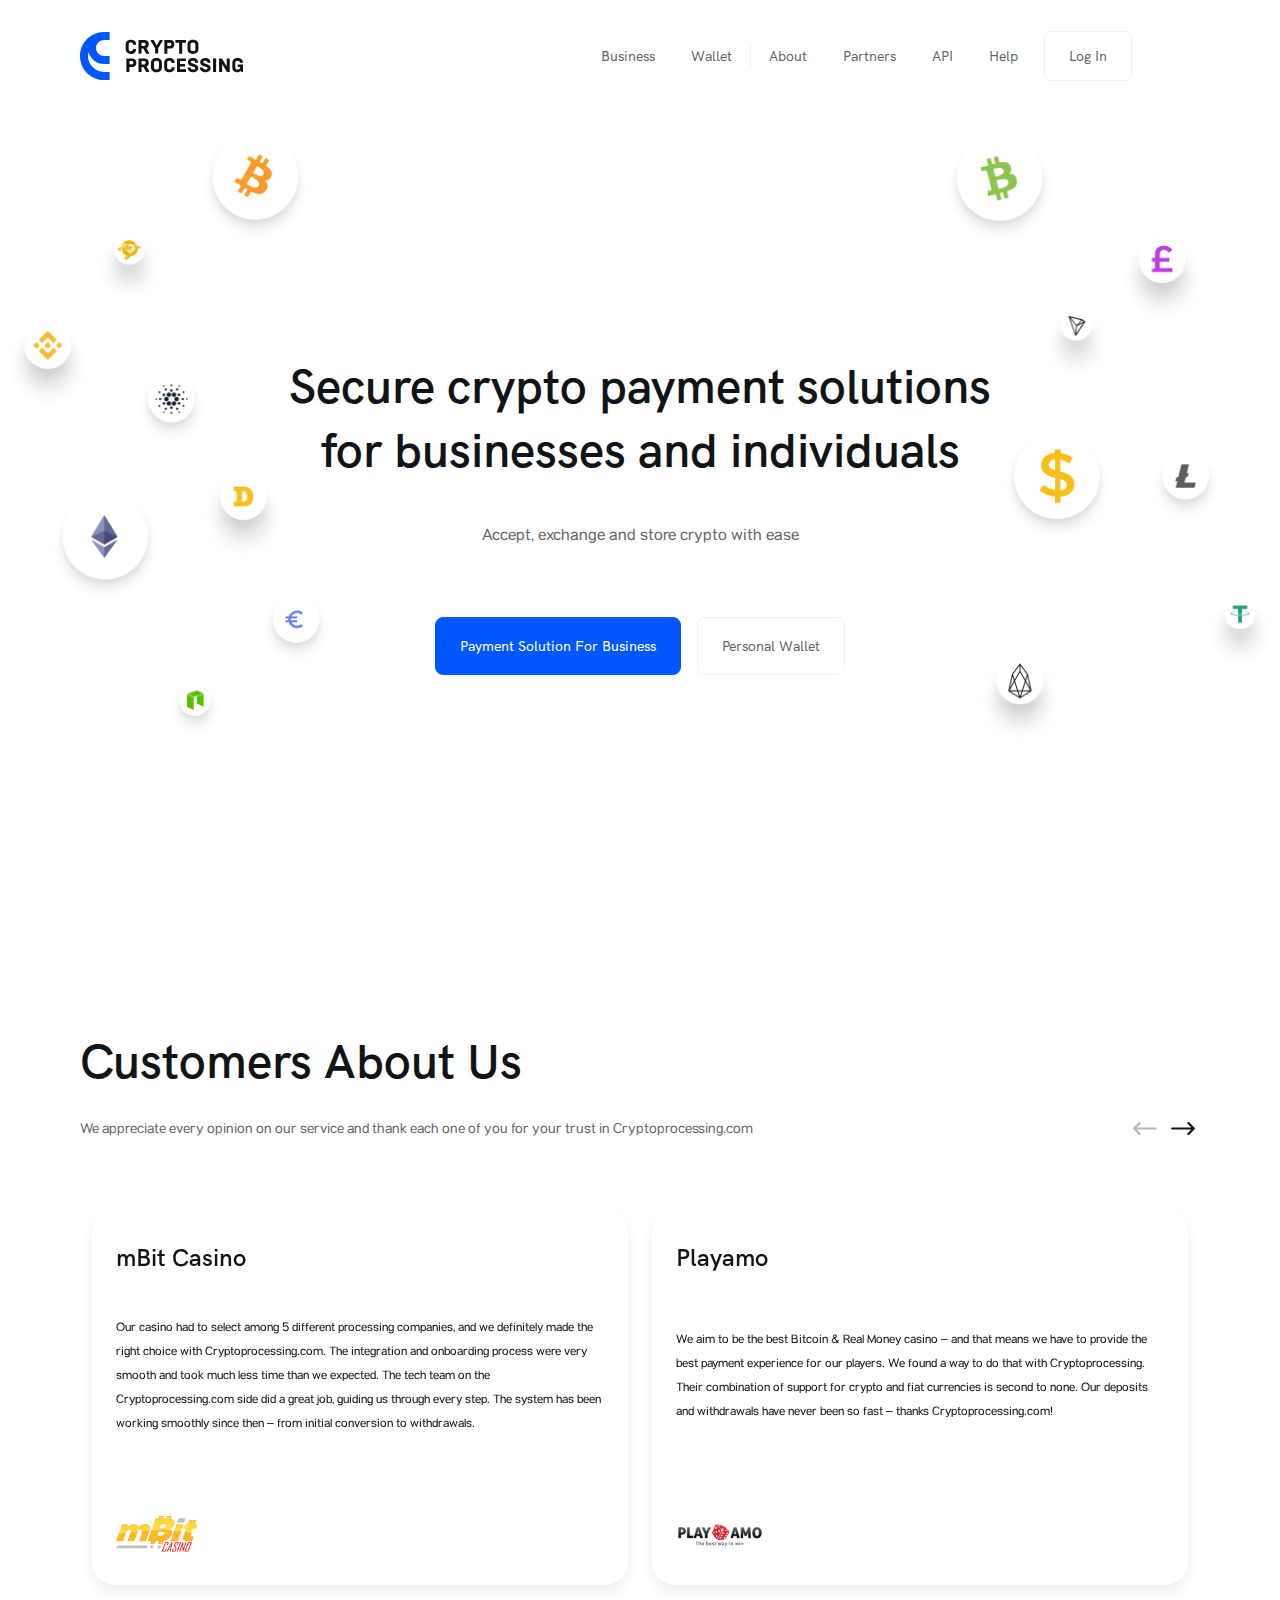
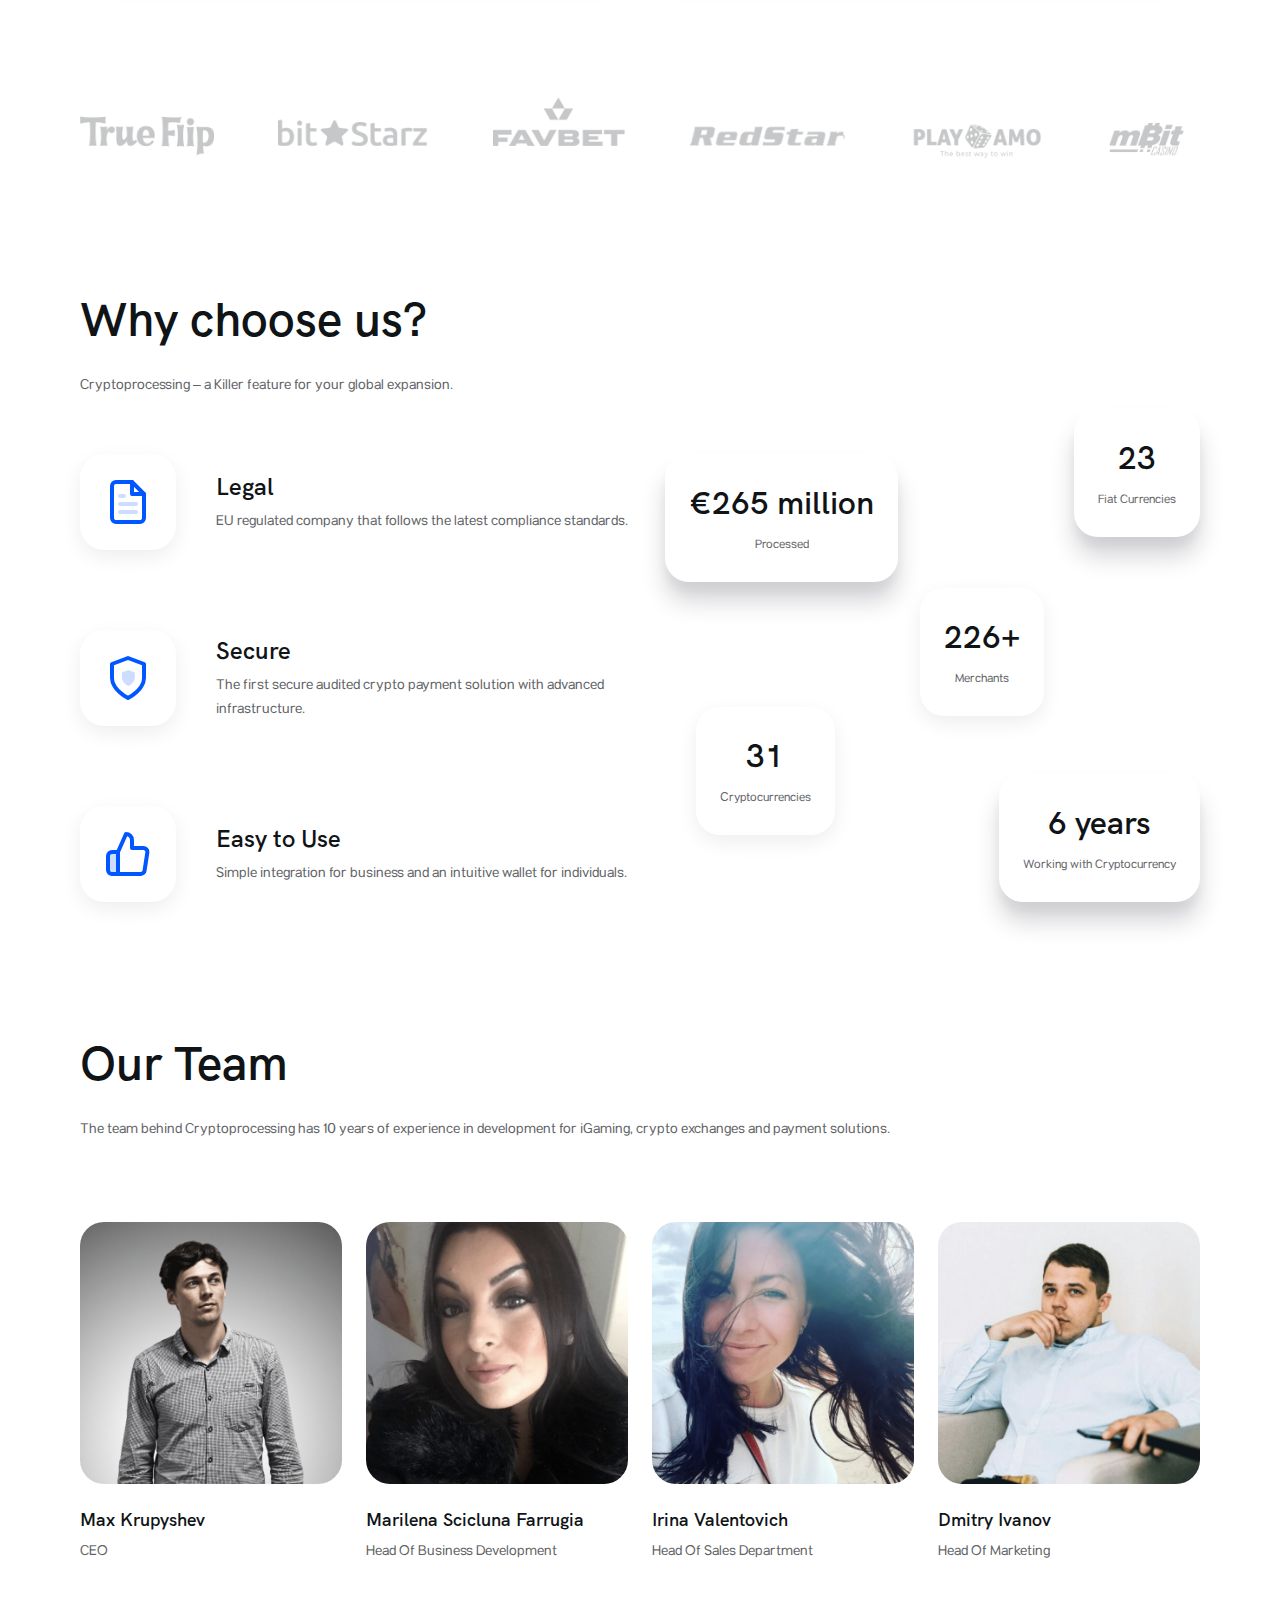
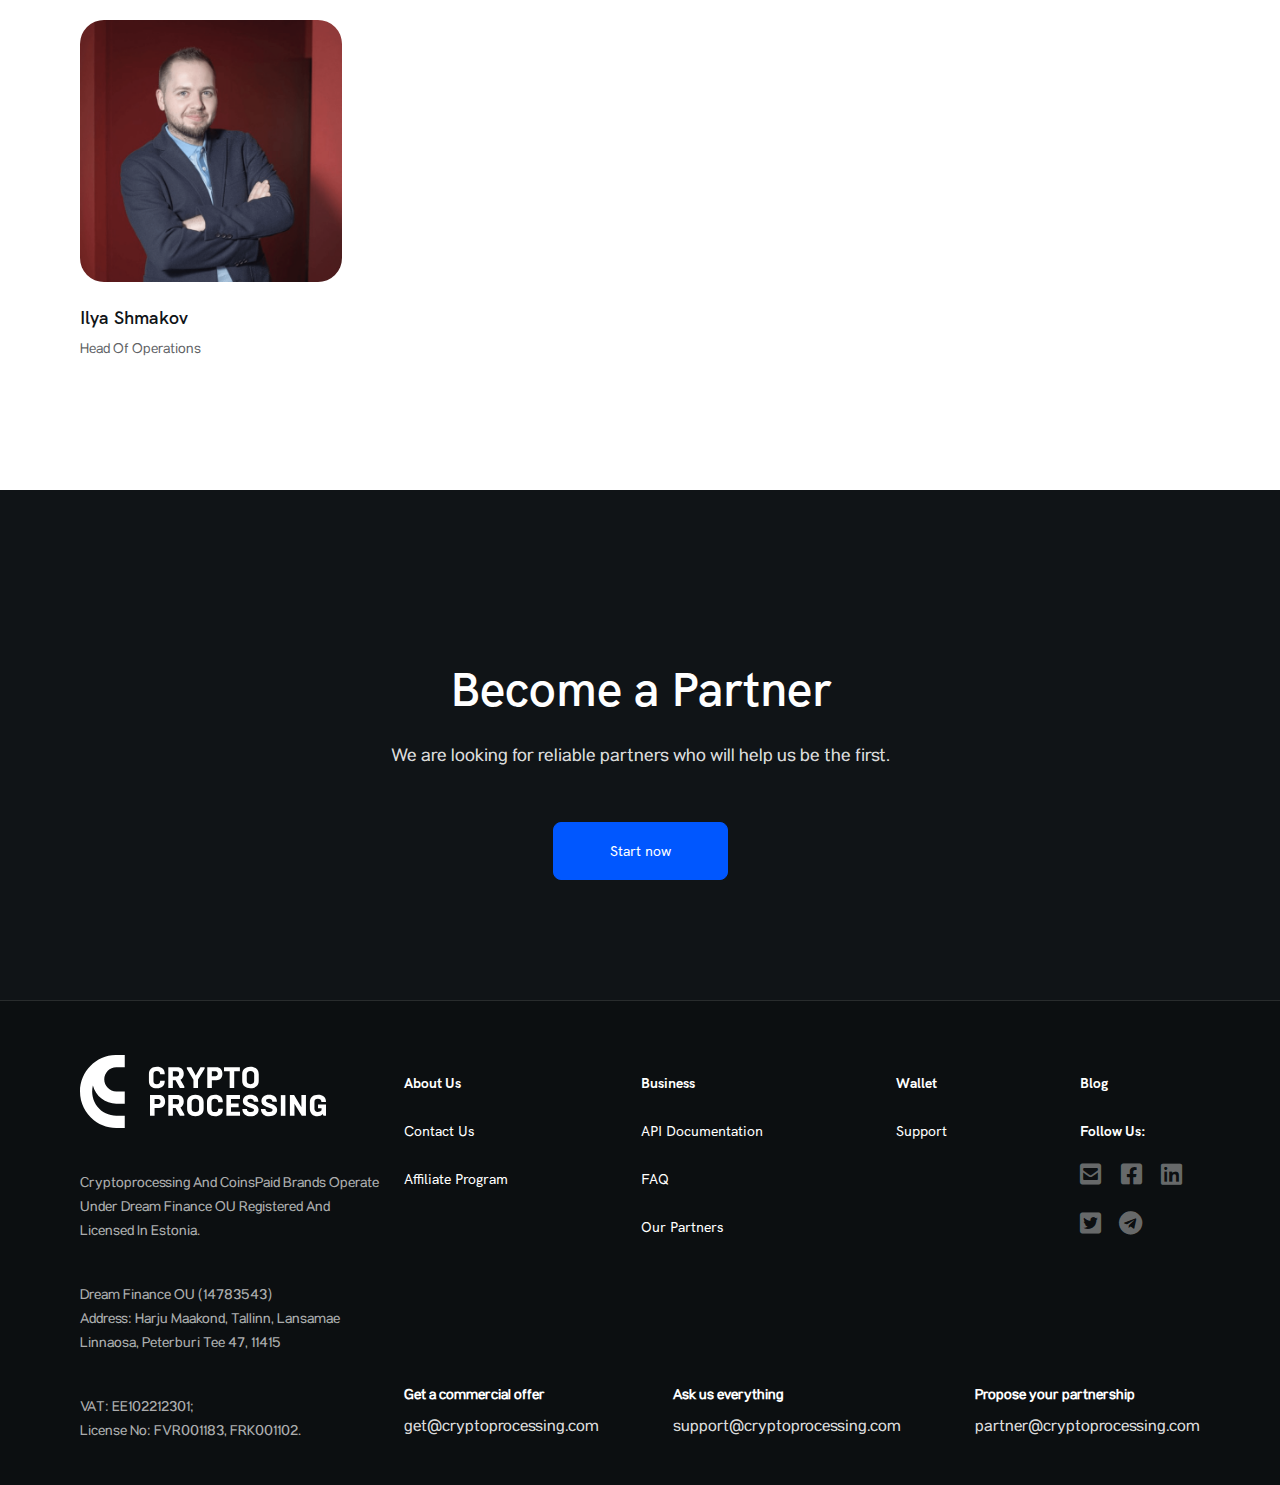
<file: index.html>
<!DOCTYPE html>
<html lang="en">
<head>
    <meta charset="UTF-8">
    <title>Accept Bitcoin Payments. Pay & Send Cryptocurrency Online | CryptoProcessing</title>
    <link rel="shortcut icon" href="favicon.png" type="image/png">
    <meta name="description"  content="Crypto Processing ⭐Accept Bitcoin Payments⭐ on Your Website. Pay, Store & Send Any Cryptocurrency Online: Bitcoin, Etherium, Litecoin." />
    <!-- Google Tag Manager -->
    <script>(function(w,d,s,l,i){w[l]=w[l]||[];w[l].push({'gtm.start':
    new Date().getTime(),event:'gtm.js'});var f=d.getElementsByTagName(s)[0],
    j=d.createElement(s),dl=l!='dataLayer'?'&l='+l:'';j.async=true;j.src=
    'https://www.googletagmanager.com/gtm.js?id='+i+dl;f.parentNode.insertBefore(j,f);
    })(window,document,'script','dataLayer','GTM-P7NHRDK');</script>
    <!-- End Google Tag Manager -->
    <meta property="og:url"                content="https://stikler51.github.io/crypto/" />
    <meta property="og:type"               content="article" />
    <meta property="og:title"              content="OG Accept Bitcoin Payments. Pay & Send Cryptocurrency Online | CryptoProcessing" />
    <meta property="og:description"        content="OG Crypto Processing ⭐Accept Bitcoin Payments⭐ on Your Website. Pay, Store & Send Any Cryptocurrency Online: Bitcoin, Etherium, Litecoin." />
    <meta property="og:image"              content="images/cryptoprocessing.png" />
    <link rel="image_src" href='images/cryptoprocessing.png' />
    <meta name="viewport" content="width=device-width, initial-scale=1.0, maximum-scale=1.0, user-scalable=no">
    <link rel="stylesheet" href="styles/main.css">
    <link rel="stylesheet" href="js/slick/slick.css">
    <link rel="stylesheet" type="text/css" href="js/slick/slick-theme.css"/>
    <link href="styles/animate.css" rel="stylesheet">
    <link href="styles/fontawesome/css/all.css" rel="stylesheet">
</head>
<body>
  <!-- Google Tag Manager (noscript) -->
<noscript><iframe src="https://www.googletagmanager.com/ns.html?id=GTM-P7NHRDK"
height="0" width="0" style="display:none;visibility:hidden"></iframe></noscript>
<!-- End Google Tag Manager (noscript) -->

<header class="header">
    <div class="container">
            <div class="logo">
                <a rel="canonical" href="index.html">
                    <img class="logo-desctop" src="images/logo.svg">
                    <img class="logo-mobile" src="images/logo-mobile.svg">
                </a>
            </div>

        <div class="main-menu-and-buttons">
            <div class="main-menu">
                <ul>
                    <li><a rel="canonical" href="crypto-payment-processing.html">Business</a></li>
                    <li><a rel="canonical" href="wallet.html">Wallet</a></li>
                    <li><a rel="canonical" href="about-us.html">About</a></li>
                    <li><a rel="canonical" href="partners.html">Partners</a></li>
                    <li><a rel="nofollow" href="https://docs.coinspaid.com/docs/api-documentation">API</a></li>
                    <li><a rel="nofollow" href="https://docs.coinspaid.com/docs/faq">Help</a></li>
                </ul>
            </div>

            <div class="buttons">
                <div class="white-btn">
                    <a rel="nofollow" href="https://app.coinspaid.com/login">Log In</a>
                </div>
<!--                <div class="blue-btn">-->
<!--                    <a href="/">Get Started</a>-->
<!--                </div>-->

<!--                <div class="lang">-->
<!--                    <a class="active-lang" href="/">EN</a>-->
<!--                    <a href="/">DE</a>-->
<!--                    <a href="/">ES</a>-->
<!--                </div>-->

                <div class="mobile-menu-btn">
                    <i class="fas fa-bars"></i>
                </div>
            </div>
        </div>

    </div>

</header>

<main>
    <div class="screen intro screen-height">
        <div class="container" data-parallax="scroll" data-image-src="images/intro.png">
            <div class="content animated fadeInUp">
                <h1 class="main-title">
                    Secure crypto payment solutions
                    for businesses and individuals
                </h1>

                <p class="regular-text">
                    Accept, exchange and store crypto with ease
                </p>

                <div class="buttons">
                    <div id="intro-payment-solution" class="blue-btn">
                        <a href="crypto-payment-processing.html">Payment Solution For Business</a>
                    </div>

                    <div id="intro-personal-wallet" class="white-btn">
                        <a href="wallet.html">Personal Wallet</a>
                    </div>
                </div>
            </div>

<!--            <img class="ic ic-1 w2" src="images/ic-1.svg">-->
<!--            <img class="ic ic-2 up w1" src="images/ic-2.svg">-->
<!--            <img class="ic ic-3 up w2" src="images/ic-3.svg">-->
<!--            <img class="ic ic-4 w3" src="images/ic-4.svg">-->
<!--            <img class="ic ic-5 up w3" src="images/ic-5.svg">-->
<!--            <img class="ic ic-6 w1" src="images/ic-6.svg">-->
<!--            <img class="ic ic-7 w2" src="images/ic-7.svg">-->
<!--            <img class="ic ic-8 w2" src="images/ic-8.svg">-->
<!--            <img class="ic ic-9 w3" src="images/ic-9.svg">-->
<!--            <img class="ic ic-10 up w2" src="images/ic-10.svg">-->
<!--            <img class="ic ic-11 up w1" src="images/ic-11.svg">-->
<!--            <img class="ic ic-12 w1" src="images/ic-12.svg">-->
<!--            <img class="ic ic-13 w2" src="images/ic-13.svg">-->
<!--            <img class="ic ic-14 up w3" src="images/ic-14.svg">-->
<!--            <img class="ic ic-15 up w1" src="images/ic-15.svg">-->

        </div>
    </div>

    <div class="screen customers-about-us">
        <div class="container">
            <h2 class="screen-title">Customers About Us</h2>
            <div class="line-under-slider">
                <p class="regular-text">We appreciate every opinion on our service and thank each one of you for your trust in Cryptoprocessing.com</p>

                <div class="custom-slider-arrows">
                    <button class="custom-prev-arrow customers-slider-arrow"></button>
                    <button class="custom-next-arrow customers-slider-arrow"></button>
                </div>
            </div>

            <div class="slider customers-slider">
                <div class="customer-card">
                    <div class="card-header">
<!--                        <img class="customer-photo" src="images/custmer-logo-1.svg">-->
                        <div class="customer-info">
                            <h4 class="customer-name">mBit Casino</h4>
<!--                            <p class="customer-job-title">Head of Affiliation & Acquisition at BitStarz Casino</p>-->
                        </div>
                    </div>
                    <div class="card-body">
                        <p class="regular-text">Our casino had to select among 5 different processing companies, and we definitely made the right choice with Cryptoprocessing.com. The integration and onboarding process were very smooth and took much less time than we expected. The tech team on the Cryptoprocessing.com side did a great job, guiding us through every step. The system has been working smoothly since then – from initial conversion to withdrawals.
                        </p>
                    </div>
                    <div class="card-footer">
                        <img class="customer-logo" src="images/customer-1.png">
                    </div>
                </div>

                <div class="customer-card">
                    <div class="card-header">
<!--                        <img class="customer-photo" src="images/customer-1.png">-->
                        <div class="customer-info">
                            <h4 class="customer-name">Playamo</h4>
<!--                            <p class="customer-job-title">Head of Affiliation & Acquisition at BitStarz Casino</p>-->
                        </div>
                    </div>
                    <div class="card-body">
                        <p class="regular-text">We aim to be the best Bitcoin & Real Money casino – and that means we have to provide the best payment experience for our players. We found a way to do that with Cryptoprocessing. Their combination of support for crypto and fiat currencies is second to none. Our deposits and withdrawals have never been so fast – thanks Cryptoprocessing.com!</p>
                    </div>
                    <div class="card-footer">
                        <img class="customer-logo" src="images/customer-2.png">
                    </div>
                </div>
                <div class="customer-card">
                    <div class="card-header">
<!--                        <img class="customer-photo" src="images/customer-1.png">-->
                        <div class="customer-info">
                            <h4 class="customer-name">Redstar Poker</h4>
<!--                            <p class="customer-job-title">Head of Affiliation & Acquisition at BitStarz Casino</p>-->
                        </div>
                    </div>
                    <div class="card-body">
                        <p class="regular-text">Our company runs the oldest poker room in the Russian-speaking space, with very demanding clients, many of whom are high-stakes players. They expect their deposits to be processed within minutes and they don't want to wait for days for a withdrawal. So for us it's the speed of Cryptoprocessing.com that is the most important. We've also always had great communications with them. We hope that our partnership will continue for many years to come.</p>
                    </div>
                    <div class="card-footer">
                        <img class="customer-logo" src="images/customer-3.png">
                    </div>
                </div>

                <div class="customer-card">
                    <div class="card-header">
<!--                        <img class="customer-photo" src="images/customer-1.png">-->
                        <div class="customer-info">
                            <h4 class="customer-name">X-bet.co</h4>
<!--                            <p class="customer-job-title">Head of Affiliation & Acquisition at BitStarz Casino</p>-->
                        </div>
                    </div>
                    <div class="card-body">
                        <p class="regular-text">Since we offer all types of betting & gamblig (sports, eSports, casino, live), we needed a payment solution that could tick all the boxes. Cryptoprocessing.com by CoinsPaid managed to do that. We've never had any problems with them, their support was always available. Their system of cold and hot wallets also proved extremely secure and convenient. Thanks and all the best!</p>
                    </div>
                    <div class="card-footer">
                        <img class="customer-logo" src="images/customer-4.png">
                    </div>
                </div>

                <div class="customer-card">
                    <div class="card-header">
<!--                        <img class="customer-photo" src="images/customer-1.png">-->
                        <div class="customer-info">
                            <h4 class="customer-name">Ultraplay</h4>
<!--                            <p class="customer-job-title">Head of Affiliation & Acquisition at BitStarz Casino</p>-->
                        </div>
                    </div>
                    <div class="card-body">
                        <p class="regular-text">We were voted number 1 eSports supplier of the year for the 2nd time, and in part this success is thanks to Cryptoprocessing.com by CoinsPaid. We were among the first to offer betting on eSports in crypto, and Cryptoprocessing.com gateway was a great choice for that. We already accept 7 different cryptocurrencies, and Cryptoprocessing.com instantly converts them into the currency we need. Crypto betting is the future – we're glad that we realized it and found the guys from Cryptoprocessing.com.</p>
                    </div>
                    <div class="card-footer">
                        <img class="customer-logo" src="images/customer-5.png">
                    </div>
                </div>
                <div class="customer-card">
                    <div class="card-header">
<!--                        <img class="customer-photo" src="images/customer-1.png">-->
                        <div class="customer-info">
                            <h4 class="customer-name">True Flip</h4>
<!--                            <p class="customer-job-title">Head of Affiliation & Acquisition at BitStarz Casino</p>-->
                        </div>
                    </div>
                    <div class="card-body">
                        <p class="regular-text">We spent two years building our own crypto processing system, but the result wasn't what we expected. Some transactions got lost, or we got 0 confirmations, etc. Finally we decided to switch to Cryptoprocessing.com – and we got everything we had hoped for. A smoothly working gateway where payments are never lost, with fast processing times etc. Thanks a lot to the team!</p>
                    </div>
                    <div class="card-footer">
                        <img class="customer-logo" src="images/customer-6.png">
                    </div>
                </div>

                <div class="customer-card">
                    <div class="card-header">
                        <!--                        <img class="customer-photo" src="images/customer-1.png">-->
                        <div class="customer-info">
                            <h4 class="customer-name">N1 Partners</h4>
                            <!--                            <p class="customer-job-title">Head of Affiliation & Acquisition at BitStarz Casino</p>-->
                        </div>
                    </div>
                    <div class="card-body">
                        <p class="regular-text">Everyone at Cryptoprocessing.com by CoinsPaid is focused on evolving our products and services to meet the changing needs of our users. We look forward to working with Cryptoprocessing.com on our ongoing mission of becoming the best and most trusted multi-crypto casino.</p>
                    </div>
                    <div class="card-footer">
                        <img class="customer-logo" src="images/customer-7.png">
                    </div>
                </div>

            </div>

        </div>
    </div>

    <div class="container sponsors-container">
        <div class="sponsors">
            <img src="images/sponsor-1.png">
            <img src="images/sponsor-2.png">
            <img src="images/sponsor-3.png">
            <img src="images/sponsor-4.png">
            <img src="images/sponsor-5.png">
            <img src="images/sponsor-6.png">
        </div>
    </div>

    <div class="screen why-choose-us">
        <div class="container">
            <h2 class="screen-title">
                Why choose us?
            </h2>

            <p class="regular-text">Cryptoprocessing – a Killer feature for your global expansion.</p>

            <div class="content">
                <div class="advantages-list">

                    <div class="advantage">
                        <div class="icon">
                            <img src="images/file-text-icon.svg">
                        </div>
                        <div class="advantage-info">
                            <h3 class="advantage-title">Legal</h3>
                            <p class="regular-text">EU regulated company that follows the latest compliance standards.</p>
                        </div>
                    </div>

                    <div class="advantage">
                        <div class="icon">
                            <img src="images/shield-icon.svg">
                        </div>
                        <div class="advantage-info">
                            <h3 class="advantage-title">Secure</h3>
                            <p class="regular-text">The first secure audited crypto payment solution with advanced infrastructure.</p>
                        </div>
                    </div>

                    <div class="advantage">
                        <div class="icon">
                            <img src="images/like-icon.svg">
                        </div>
                        <div class="advantage-info">
                            <h3 class="advantage-title">Easy to Use</h3>
                            <p class="regular-text">Simple integration for business and an intuitive wallet for individuals.</p>
                        </div>
                    </div>
                </div>

                <div class="advantages-img">
                    <div class="badge">
                        <h3 class="badge-title">€265 million</h3>
                        <p class="regular-text">Processed</p>
                    </div>

                    <div class="badge">
                        <h3 class="badge-title">226+</h3>
                        <p class="regular-text">Merchants</p>
                    </div>

                    <div class="badge">
                        <h3 class="badge-title">31</h3>
                        <p class="regular-text">Сryptocurrencies</p>
                    </div>

                    <div class="badge">
                        <h3 class="badge-title">23</h3>
                        <p class="regular-text">Fiat Currencies</p>
                    </div>

                    <div class="badge">
                        <h3 class="badge-title">6 years</h3>
                        <p class="regular-text">Working with Cryptocurrency</p>
                    </div>
                </div>
            </div>
        </div>
    </div>

    <div class="screen our-team">
        <div class="container">
            <h2 class="screen-title">Our Team</h2>

            <p class="regular-text">The team behind Cryptoprocessing has 10 years of experience in development for iGaming, crypto exchanges and payment solutions.</p>

            <div class="team-cards">
                <div class="team-card">
                    <div class="photo-container">
                        <img class="team-photo" src="images/team-1.png">
                    </div>
                    <h4 class="team-name">Max Krupyshev</h4>
                    <p class="regular-text">CEO</p>
                    <div class="social-btns">
                        <a class="soc-btn" href="mailto:max@cryptoprocessing.com" target="_blank"><i class="fas fa-envelope-square"></i></a>
                        <a class="soc-btn" rel="nofollow" href="https://www.linkedin.com/in/max-krupyshev-3032bb1a/" target="_blank"><i class="fab fa-linkedin"></i></a>
                    </div>
                </div>

                <div class="team-card">
                    <div class="photo-container">
                        <img class="team-photo" src="images/team-2.png">
                    </div>
                    <h4 class="team-name">Marilena Scicluna Farrugia</h4>
                    <p class="regular-text">Head Of Business Development</p>
                    <div class="social-btns">
                        <a class="soc-btn" href="mailto:marilena@cryptoprocessing.com" target="_blank"><i class="fas fa-envelope-square"></i></a>
                        <a class="soc-btn" rel="nofollow" href="https://www.linkedin.com/in/marilena-scicluna-farrugia-1179a351/" target="_blank"><i class="fab fa-linkedin"></i></a>
                    </div>
                </div>

                <div class="team-card">
                    <div class="photo-container">
                        <img class="team-photo" src="images/team-3.png">
                    </div>
                    <h4 class="team-name">Irina Valentovich</h4>
                    <p class="regular-text">Head Of Sales Department</p>
                    <div class="social-btns">
                        <a class="soc-btn" href="mailto:irina@cryptoprocessing.com" target="_blank"><i class="fas fa-envelope-square"></i></a>
                        <a class="soc-btn" rel="nofollow" href="https://www.linkedin.com/in/irina-valentovich-75596b55/" target="_blank"><i class="fab fa-linkedin"></i></a>
                    </div>
                </div>

                <div class="team-card">
                    <div class="photo-container">
                        <img class="team-photo" src="images/team-4.png">
                    </div>
                    <h4 class="team-name">Dmitry Ivanov</h4>
                    <p class="regular-text">Head of Marketing</p>
                    <div class="social-btns">
                        <a class="soc-btn" href="mailto:dima@cryptoprocessing.com" target="_blank"><i class="fas fa-envelope-square"></i></a>
                        <a class="soc-btn" rel="nofollow" href="https://www.linkedin.com/in/dmitrycoinspaid/" target="_blank"><i class="fab fa-linkedin"></i></a>
                    </div>
                </div>

                <div class="team-card">
                    <div class="photo-container">
                        <img class="team-photo" src="images/team-5.png">
                    </div>
                    <h4 class="team-name">Ilya Shmakov</h4>
                    <p class="regular-text">Head of operations</p>
                    <div class="social-btns">
                        <a class="soc-btn" href="mailto:ilya@cryptoprocessing.com" target="_blank"><i class="fas fa-envelope-square"></i></a>
                    </div>
                </div>

            </div>
        </div>
    </div>

    <div class="become-partner dark">
        <div class="container">
            <h2 class="block-title">
                Become a Partner
            </h2>

            <p class="regular-text">
                We are looking for reliable partners who will help us be the first.
            </p>

            <div id="become-partner-start-now" class="blue-btn">
                <a href="affiliate-program.html">Start now</a>
            </div>
        </div>
    </div>
</main>

<footer class="footer dark">
    <div class="container">
        <div class="about-company">
            <img class="logo" src="images/logo-white.svg">
            <p class="regular-text">Cryptoprocessing and CoinsPaid brands operate under Dream Finance OU registered and licensed in Estonia.</p>
            <p class="regular-text">Dream Finance OU (14783543)<br />Address: Harju Maakond, Tallinn, Lansamae linnaosa, Peterburi tee 47, 11415</p>
            <p class="regular-text">VAT: EE102212301;<br/>License No: FVR001183, FRK001102.</p>
<!--            <div class="app-buttons">-->
<!--                <div class="white-btn"><a href="/"><i class="fab fa-apple"></i></a></div>-->
<!--                <div class="white-btn"><a href="/"><i class="fab fa-android"></i></a></div>-->
<!--            </div>-->
        </div>

        <div class="menus-and-contacts">
            <div class="menu-region">
                <div class="footer-menu">
                    <ul>
                        <li><a rel="canonical" href="about-us.html">About us</a></li>
                        <li><a rel="canonical" href="about-us.html">Contact us</a></li>
<!--                        <li><a href="/">Career</a></li>-->
                        <li><a rel="canonical" href="affiliate-program.html">Affiliate program</a></li>
                    </ul>
                </div>

                <div class="footer-menu">
                    <ul>
                        <li><a rel="canonical" href="crypto-payment-processing.html">Business</a></li>
                        <li><a rel="nofollow" href="https://docs.coinspaid.com/docs/api-documentation">API documentation</a></li>
                        <li><a rel="nofollow" href="https://docs.coinspaid.com/docs/faq">FAQ</a></li>
                        <li><a rel="nofollow" href="partners.html">Our partners</a></li>
                    </ul>
                </div>

                <div class="footer-menu">
                    <ul>
                        <li><a rel="canonical" href="wallet.html">Wallet</a></li>
                        <li><a href="mailto:support@coinspaid.com">Support</a></li>
<!--                        <li><a href="/">Buy Bitcoin</a></li>-->
<!--                        <li><a href="/">Legal and Privacy</a></li>-->
                    </ul>
                </div>

                <div class="footer-menu">
                    <ul>
<!--                        <li>Press and Media</li>-->
                        <li><a rel="nofollow" href="https://medium.com/@coinspaid">Blog</a></li>
                    </ul>
                    <div class="follow-us-block">
                        <h4 class="follow-us">Follow Us:</h4>

                        <div class="social-btns">
                            <a class="soc-btn" href="mailto:get@cryptoprocessing.com" target="_blank"><i class="fas fa-envelope-square"></i></a>
                            <a rel="nofollow" class="soc-btn" href="https://www.facebook.com/Cryptoprocessingcom/" target="_blank"><i class="fab fa-facebook-square"></i></a>
                            <a rel="nofollow" class="soc-btn" href="https://www.linkedin.com/company/cryptoprocessing-com/" target="_blank"><i class="fab fa-linkedin"></i></a>
                            <a rel="nofollow" class="soc-btn" href="https://twitter.com/processing_com" target="_blank"><i class="fab fa-twitter-square"></i></a>
                            <a rel="nofollow" class="soc-btn" href="https://t.me/CoinsPaid_Official" target="_blank"><i class="fab fa-telegram"></i></a>
                        </div>
                    </div>
                </div>

            </div>

            <div class="contact-mails">
                <div class="contact-mail">
                    <h3 class="description">Get a commercial offer</h3>
                    <a class="mail" href="mailto:get@cryptoprocessing.com">get@cryptoprocessing.com</a>
                </div>

                <div class="contact-mail">
                    <h3 class="description">Ask us everything</h3>
                    <a class="mail" href="mailto:support@cryptoprocessing.com">support@cryptoprocessing.com</a>
                </div>

                <div class="contact-mail">
                    <h3 class="description">Propose your partnership</h3>
                    <a class="mail" href="mailto:partner@cryptoprocessing.com">partner@cryptoprocessing.com</a>
                </div>
            </div>
        </div>
    </div>
</footer>

<script type="text/javascript" src="js/jquery.min.js"></script>
<script type="text/javascript" src="js/slick/slick.min.js"></script>
<script type="text/javascript" src="js/index.js"></script>
</body>
</html>
</file>
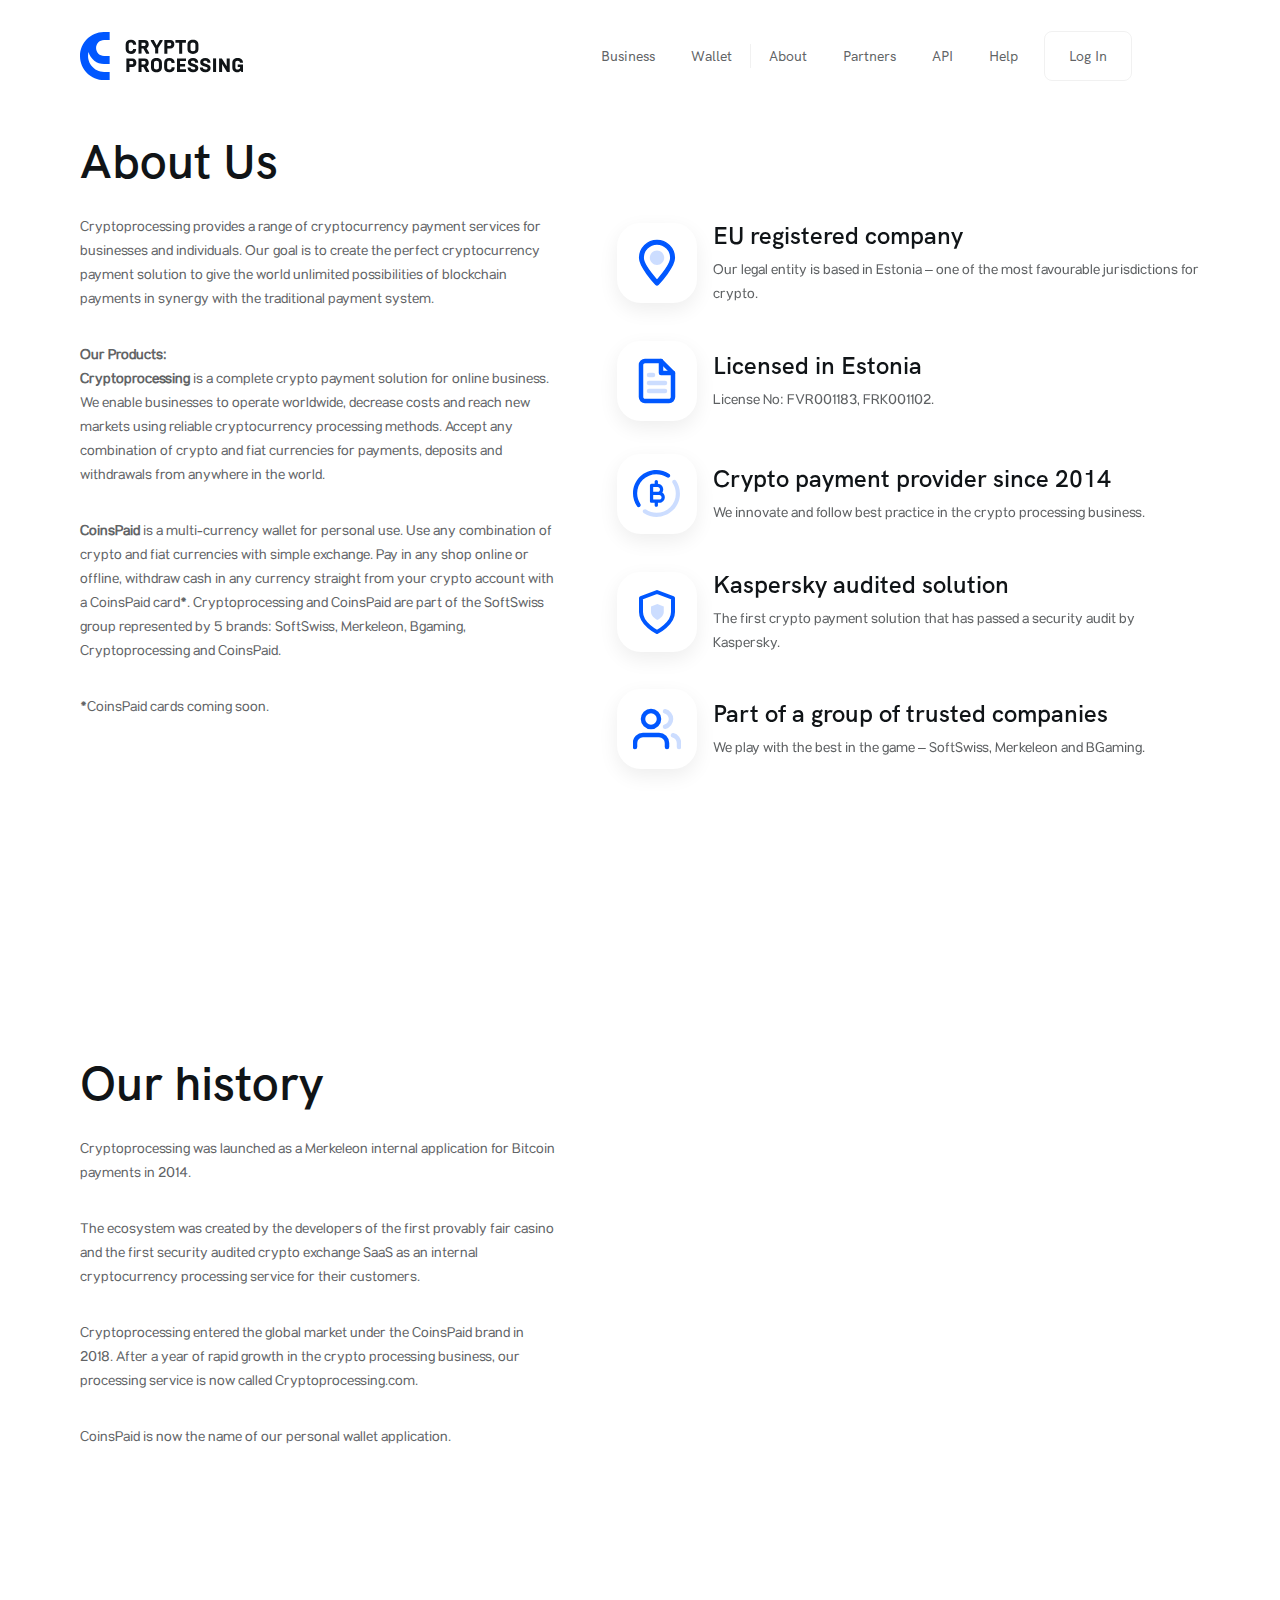
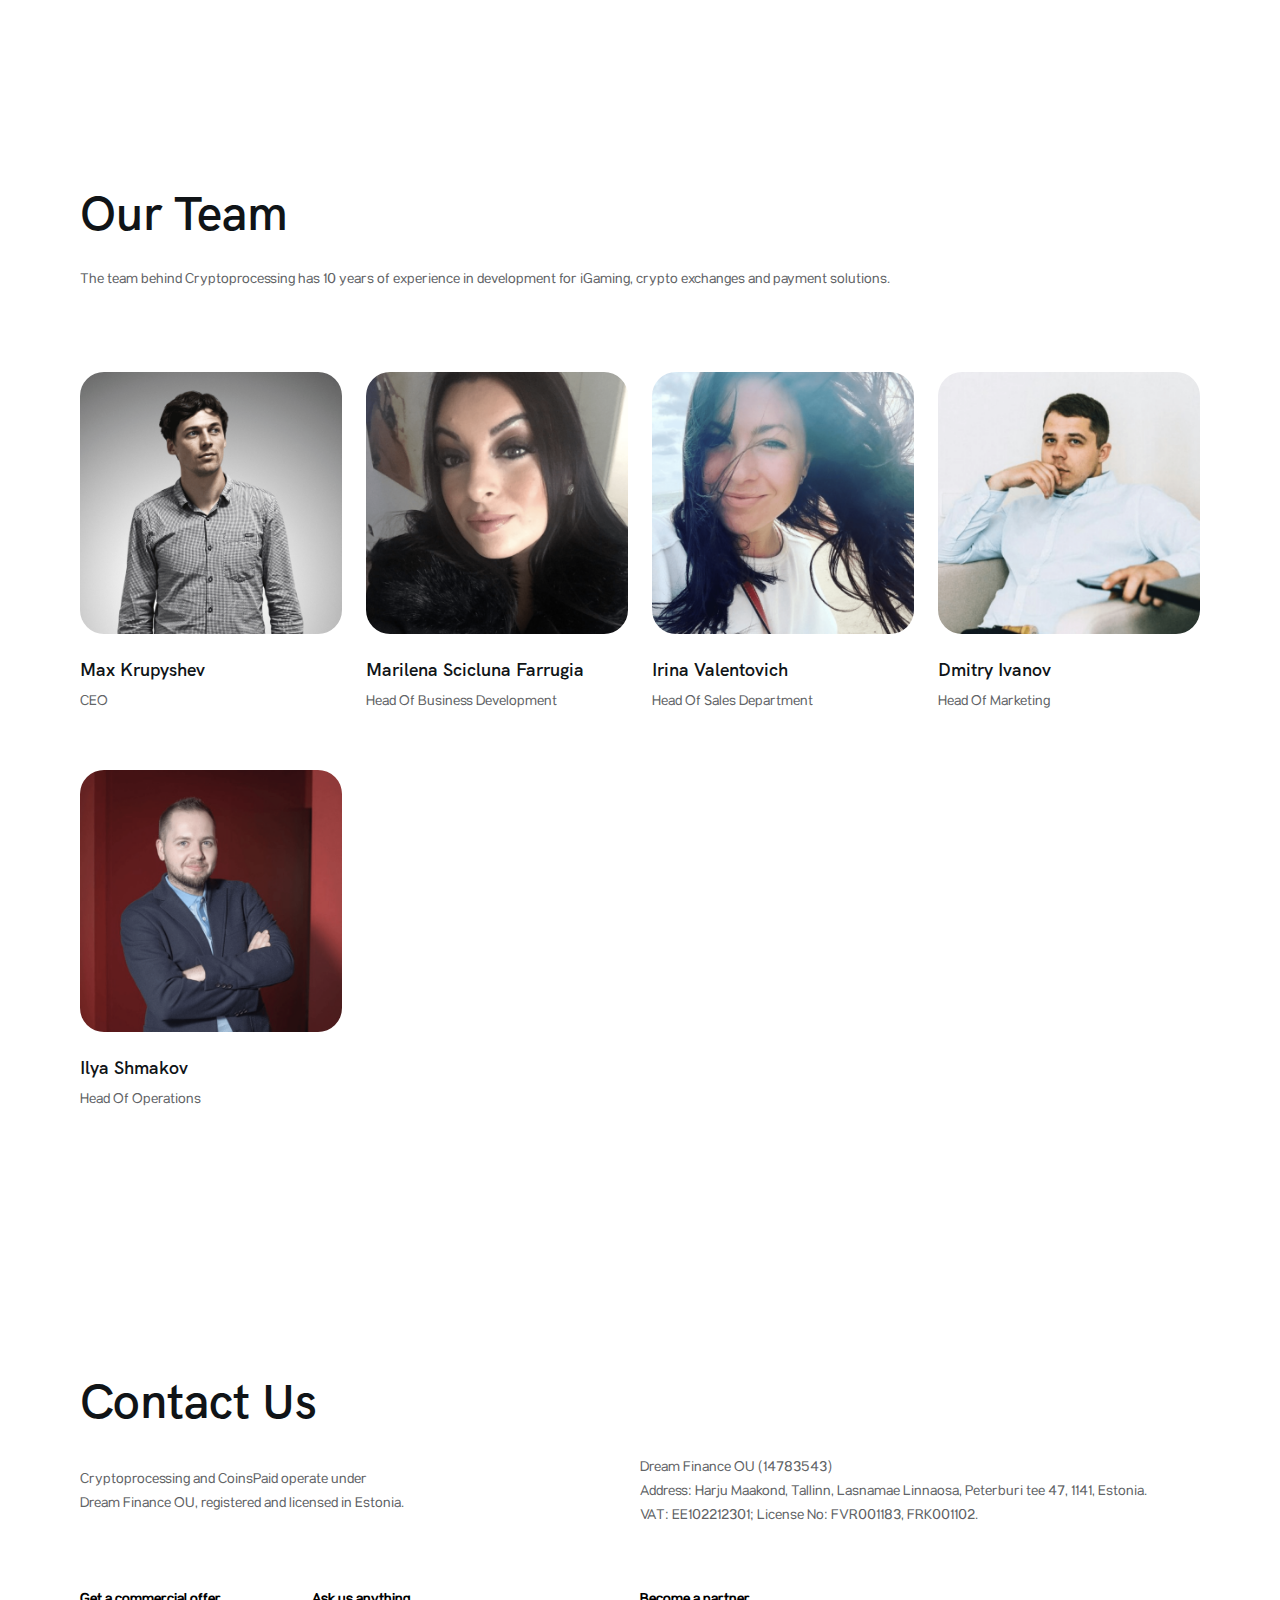
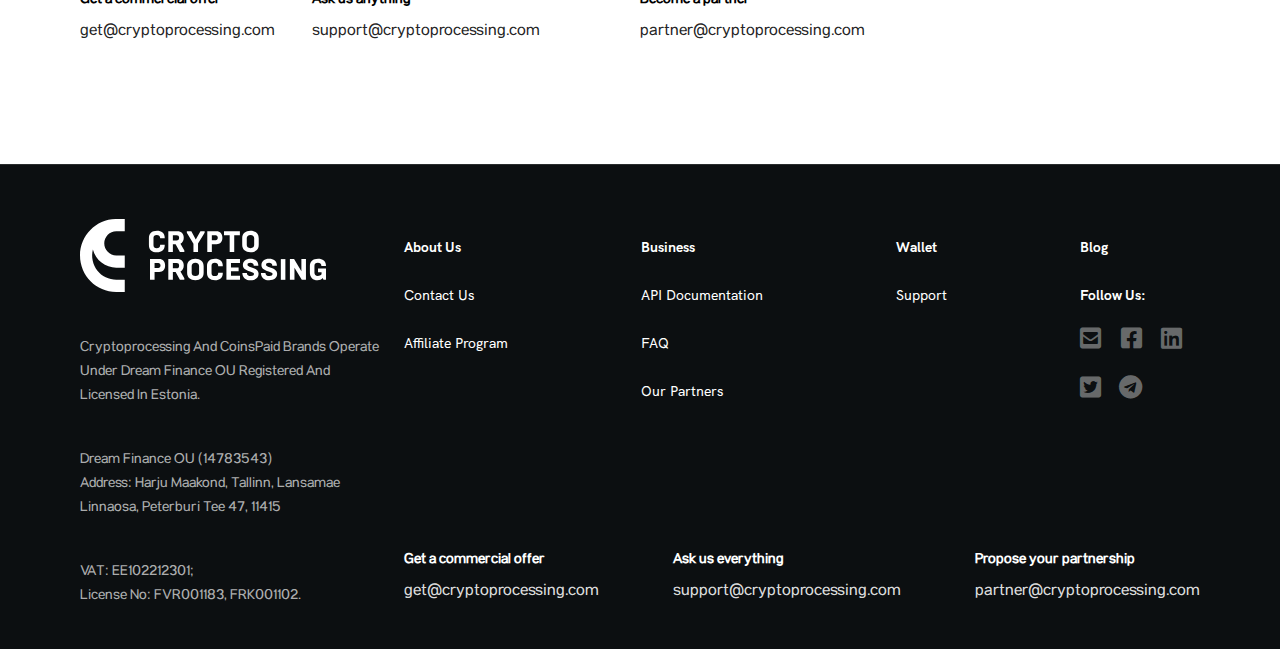
<file: about-us.html>
<!DOCTYPE html>
<html lang="en">
<head>
    <meta charset="UTF-8">
    <title>About Us | CryptoProcessing</title>
    <meta name="description"  content="Find out about CryptoProcessing Company and its mission!" />
    <link rel="shortcut icon" href="favicon.png" type="image/png">
    <!-- Google Tag Manager -->
<script>(function(w,d,s,l,i){w[l]=w[l]||[];w[l].push({'gtm.start':
new Date().getTime(),event:'gtm.js'});var f=d.getElementsByTagName(s)[0],
j=d.createElement(s),dl=l!='dataLayer'?'&l='+l:'';j.async=true;j.src=
'https://www.googletagmanager.com/gtm.js?id='+i+dl;f.parentNode.insertBefore(j,f);
})(window,document,'script','dataLayer','GTM-P7NHRDK');</script>
<!-- End Google Tag Manager -->
    <link rel="image_src" href='images/cryptoprocessing.png' />
    <meta name="viewport" content="width=device-width, initial-scale=1.0, maximum-scale=1.0, user-scalable=no">
    <link rel="stylesheet" href="styles/main.css">
    <link rel="stylesheet" href="js/slick/slick.css">
    <link rel="stylesheet" type="text/css" href="js/slick/slick-theme.css"/>
    <link href="styles/fontawesome/css/all.css" rel="stylesheet">
    <link href="styles/animate.css" rel="stylesheet">
</head>
<body>
  <!-- Google Tag Manager (noscript) -->
<noscript><iframe src="https://www.googletagmanager.com/ns.html?id=GTM-P7NHRDK"
height="0" width="0" style="display:none;visibility:hidden"></iframe></noscript>
<!-- End Google Tag Manager (noscript) -->

<header class="header">
    <div class="container">
        <div class="logo">
            <a rel="canonical" href="index.html">
                <img class="logo-desctop" src="images/logo.svg">
                <img class="logo-mobile" src="images/logo-mobile.svg">
            </a>
        </div>

        <div class="main-menu-and-buttons">
            <div class="main-menu">
                <ul>
                    <li><a rel="canonical" href="crypto-payment-processing.html">Business</a></li>
                    <li><a rel="canonical" href="wallet.html">Wallet</a></li>
                    <li><a rel="canonical" href="about-us.html">About</a></li>
                    <li><a rel="canonical" href="partners.html">Partners</a></li>
                    <li><a rel="nofollow" href="https://docs.coinspaid.com/docs/api-documentation">API</a></li>
                    <li><a rel="nofollow" href="https://docs.coinspaid.com/docs/faq">Help</a></li>
                </ul>
            </div>

            <div class="buttons">
                <div class="white-btn">
                    <a rel="nofollow" href="https://app.coinspaid.com/login">Log In</a>
                </div>
                <!--                <div class="blue-btn">-->
                <!--                    <a href="/">Get Started</a>-->
                <!--                </div>-->

                <!--                <div class="lang">-->
                <!--                    <a class="active-lang" href="/">EN</a>-->
                <!--                    <a href="/">DE</a>-->
                <!--                    <a href="/">ES</a>-->
                <!--                </div>-->

                <div class="mobile-menu-btn">
                    <i class="fas fa-bars"></i>
                </div>
            </div>
        </div>

    </div>

</header>

<main>

    <div class="screen about-us-screen fixed-screen advantages screen-height">
        <div class="container">
            <div class="left-side">

            </div>

            <div class="right-side">
                <div class="advantages-list animated fadeInRight">

                    <div class="advantage">
                        <div class="icon">
                            <img src="images/map-icon.svg">
                        </div>
                        <div class="advantage-info">
                            <h3 class="advantage-title">EU registered company</h3>
                            <p class="regular-text">Our legal entity is based in Estonia – one of the most favourable jurisdictions for crypto.</p>
                        </div>
                    </div>

                    <div class="advantage">
                        <div class="icon">
                            <img src="images/file-text.svg">
                        </div>
                        <div class="advantage-info">
                            <h3 class="advantage-title">Licensed in Estonia</h3>
                            <p class="regular-text">License No: FVR001183, FRK001102.</p>
                        </div>
                    </div>

                    <div class="advantage">
                        <div class="icon">
                            <img src="images/btc-icon.svg">
                        </div>
                        <div class="advantage-info">
                            <h3 class="advantage-title">Crypto payment provider since 2014</h3>
                            <p class="regular-text">We innovate and follow best practice in the crypto processing business.</p>
                        </div>
                    </div>

                    <div class="advantage">
                        <div class="icon">
                            <img src="images/shield-icon.svg">
                        </div>
                        <div class="advantage-info">
                            <h3 class="advantage-title">Kaspersky audited solution</h3>
                            <p class="regular-text">The first crypto payment solution that has passed a security audit by Kaspersky.</p>
                        </div>
                    </div>

                    <div class="advantage">
                        <div class="icon">
                            <img src="images/users-icon.svg">
                        </div>
                        <div class="advantage-info">
                            <h3 class="advantage-title">Part of a group of trusted companies</h3>
                            <p class="regular-text">We play with the best in the game – SoftSwiss, Merkeleon and BGaming.</p>
                        </div>
                    </div>

                </div>
            </div>
        </div>
    </div>

    <div class="screen about-us-screen screen-height">
        <div class="container">
            <div class="left-side">
                <div class="text-container">
                    <h2 class="screen-title">
                        About Us
                    </h2>

                    <p class="regular-text">
                        Cryptoprocessing provides a range of cryptocurrency payment services for businesses and individuals. Our goal is to create the perfect cryptocurrency payment solution to give the world unlimited possibilities of blockchain payments in synergy with the traditional payment system.
                    </p>

                    <p class="regular-text bold">
                        Our Products:
                    </p>

                    <p class="regular-text"><strong>Cryptoprocessing</strong> is a complete crypto payment solution for online business. We enable businesses to operate worldwide, decrease costs and reach new markets using reliable cryptocurrency processing methods. Accept any combination of crypto and fiat currencies for payments, deposits and withdrawals from anywhere in the world.</p>

                    <p class="regular-text"><strong>CoinsPaid</strong> is a multi-currency wallet for personal use. Use any combination of crypto and fiat currencies with simple exchange. Pay in any shop online or offline, withdraw cash in any currency straight from your crypto account with a CoinsPaid card*.
                        Cryptoprocessing and CoinsPaid are part of the SoftSwiss group represented by 5 brands: SoftSwiss, Merkeleon, Bgaming, Cryptoprocessing and CoinsPaid.
                    </p>

                    <p class="regular-text">
                        *CoinsPaid cards coming soon.
                    </p>
                </div>

            </div>

            <div class="right-side">
                <div class="advantages-list">

                    <div class="advantage">
                        <div class="icon">
                            <img src="images/map-icon.svg">
                        </div>
                        <div class="advantage-info">
                            <h3 class="advantage-title">EU registered company</h3>
                            <p class="regular-text">Our legal entity is based in one of the most crypto favorable jurisdiction</p>
                        </div>
                    </div>

                    <div class="advantage">
                        <div class="icon">
                            <img src="images/file-text.svg">
                        </div>
                        <div class="advantage-info">
                            <h3 class="advantage-title">Licensed in Estonia</h3>
                            <p class="regular-text">License No: FVR001183, FRK001102.</p>
                        </div>
                    </div>

                    <div class="advantage">
                        <div class="icon">
                            <img src="images/btc-icon.svg">
                        </div>
                        <div class="advantage-info">
                            <h3 class="advantage-title">Crypto payment provider since 2014</h3>
                            <p class="regular-text">We create and follow the best practice in the crypto processing business</p>
                        </div>
                    </div>

                    <div class="advantage">
                        <div class="icon">
                            <img src="images/shield-icon.svg">
                        </div>
                        <div class="advantage-info">
                            <h3 class="advantage-title">Kaspersky audited solution</h3>
                            <p class="regular-text">The 1st crypto payment solution that has passed security audit by Kaspersky</p>
                        </div>
                    </div>

                    <div class="advantage">
                        <div class="icon">
                            <img src="images/users-icon.svg">
                        </div>
                        <div class="advantage-info">
                            <h3 class="advantage-title">Partnered company of trust companies</h3>
                            <p class="regular-text">We play with the best in the game – SoftSwiss, Merkeleon and BGaming.</p>
                        </div>
                    </div>

                </div>
            </div>
        </div>
    </div>

    <div class="screen about-us-screen screen-height">
        <div class="container">
            <div class="left-side">
                <div class="text-container">
                    <h2 class="screen-title">
                        Our history
                    </h2>

                    <p class="regular-text">
                        Cryptoprocessing was launched as a Merkeleon internal application for Bitcoin payments in 2014.
                    </p>

                    <p class="regular-text">
                        The ecosystem was created by the developers of the first provably fair casino and the first security audited crypto exchange SaaS as an internal cryptocurrency processing service for their customers.
                    </p>

                    <p class="regular-text">
                        Cryptoprocessing entered the global market under the CoinsPaid brand in 2018. After a year of rapid growth in the crypto processing business, our processing service is now called Cryptoprocessing.com.
                    </p>

                    <p class="regular-text">
                        CoinsPaid is now the name of our personal wallet application.
                    </p>
                </div>

            </div>

            <div class="right-side">

            </div>
        </div>
    </div>

    <div class="screen our-team">
        <div class="container">
            <h2 class="screen-title">Our Team</h2>

            <p class="regular-text">The team behind Cryptoprocessing has 10 years of experience in development for iGaming, crypto exchanges and payment solutions.</p>

            <div class="team-cards">
                <div class="team-card">
                    <div class="photo-container">
                        <img class="team-photo" src="images/team-1.png">
                    </div>
                    <h4 class="team-name">Max Krupyshev</h4>
                    <p class="regular-text">CEO</p>
                    <div class="social-btns">
                        <a class="soc-btn" href="mailto:max@cryptoprocessing.com" target="_blank"><i class="fas fa-envelope-square"></i></a>
                        <a class="soc-btn" rel="nofollow" href="https://www.linkedin.com/in/max-krupyshev-3032bb1a/" target="_blank"><i class="fab fa-linkedin"></i></a>
                    </div>
                </div>

                <div class="team-card">
                    <div class="photo-container">
                        <img class="team-photo" src="images/team-2.png">
                    </div>
                    <h4 class="team-name">Marilena Scicluna Farrugia</h4>
                    <p class="regular-text">Head Of Business Development</p>
                    <div class="social-btns">
                        <a class="soc-btn" href="mailto:marilena@cryptoprocessing.com" target="_blank"><i class="fas fa-envelope-square"></i></a>
                        <a class="soc-btn" rel="nofollow" href="https://www.linkedin.com/in/marilena-scicluna-farrugia-1179a351/" target="_blank"><i class="fab fa-linkedin"></i></a>
                    </div>
                </div>

                <div class="team-card">
                    <div class="photo-container">
                        <img class="team-photo" src="images/team-3.png">
                    </div>
                    <h4 class="team-name">Irina Valentovich</h4>
                    <p class="regular-text">Head Of Sales Department</p>
                    <div class="social-btns">
                        <a class="soc-btn" href="mailto:irina@cryptoprocessing.com" target="_blank"><i class="fas fa-envelope-square"></i></a>
                        <a class="soc-btn" rel="nofollow" href="https://www.linkedin.com/in/irina-valentovich-75596b55/" target="_blank"><i class="fab fa-linkedin"></i></a>
                    </div>
                </div>

                <div class="team-card">
                    <div class="photo-container">
                        <img class="team-photo" src="images/team-4.png">
                    </div>
                    <h4 class="team-name">Dmitry Ivanov</h4>
                    <p class="regular-text">Head of Marketing</p>
                    <div class="social-btns">
                        <a class="soc-btn" href="mailto:dima@cryptoprocessing.com" target="_blank"><i class="fas fa-envelope-square"></i></a>
                        <a class="soc-btn" rel="nofollow" href="https://www.linkedin.com/in/dmitrycoinspaid/" target="_blank"><i class="fab fa-linkedin"></i></a>
                    </div>
                </div>

                <div class="team-card">
                    <div class="photo-container">
                        <img class="team-photo" src="images/team-5.png">
                    </div>
                    <h4 class="team-name">Ilya Shmakov</h4>
                    <p class="regular-text">Head of operations</p>
                    <div class="social-btns">
                        <a class="soc-btn" href="mailto:ilya@cryptoprocessing.com" target="_blank"><i class="fas fa-envelope-square"></i></a>
                    </div>
                </div>

            </div>
        </div>
    </div>

    <div id="contact-us" class="screen contact-us dark">
        <div class="container">
            <h2 class="screen-title">
                Contact Us
            </h2>

            <div class="info">
                <p class="regular-text">
                    Cryptoprocessing and CoinsPaid operate under<br />
                    Dream Finance OU, registered and licensed in Estonia.
                </p>

                <p class="regular-text">
                    Dream Finance OU (14783543)<br />
                    Address: Harju Maakond, Tallinn, Lasnamäe Linnaosa, Peterburi tee 47, 1141, Estonia.<br />
                    VAT: EE102212301; License No: FVR001183, FRK001102.
                </p>
            </div>

            <div class="contact-mails">
                <div class="left-side">
                    <div class="contact-mail">
                        <h3 class="description">Get a commercial offer</h3>
                        <a class="mail" href="mailto:get@cryptoprocessing.com">get@cryptoprocessing.com</a>
                    </div>

                    <div class="contact-mail">
                        <h3 class="description">Ask us anything</h3>
                        <a class="mail" href="mailto:support@cryptoprocessing.com">support@cryptoprocessing.com</a>
                    </div>
                </div>

                <div class="right-side">
                    <div class="contact-mail">
                        <h3 class="description">Become a partner</h3>
                        <a class="mail" href="mailto:partner@cryptoprocessing.com">partner@cryptoprocessing.com</a>
                    </div>
                </div>
            </div>
        </div>
    </div>


</main>

<footer class="footer dark">
      <div class="container">
          <div class="about-company">
              <img class="logo" src="images/logo-white.svg">
              <p class="regular-text">Cryptoprocessing and CoinsPaid brands operate under Dream Finance OU registered and licensed in Estonia.</p>
              <p class="regular-text">Dream Finance OU (14783543)<br />Address: Harju Maakond, Tallinn, Lansamae linnaosa, Peterburi tee 47, 11415</p>
              <p class="regular-text">VAT: EE102212301;<br/>License No: FVR001183, FRK001102.</p>
              <!--            <div class="app-buttons">-->
              <!--                <div class="white-btn"><a href="/"><i class="fab fa-apple"></i></a></div>-->
              <!--                <div class="white-btn"><a href="/"><i class="fab fa-android"></i></a></div>-->
              <!--            </div>-->
          </div>

          <div class="menus-and-contacts">
              <div class="menu-region">
                  <div class="footer-menu">
                      <ul>
                          <li><a rel="canonical" href="about-us.html">About us</a></li>
                          <li><a rel="canonical" href="about-us.html">Contact us</a></li>
                          <!--                        <li><a href="/">Career</a></li>-->
                          <li><a rel="canonical" href="affiliate-program.html">Affiliate program</a></li>
                      </ul>
                  </div>

                  <div class="footer-menu">
                      <ul>
                          <li><a rel="canonical" href="crypto-payment-processing.html">Business</a></li>
                          <li><a rel="nofollow" href="https://docs.coinspaid.com/docs/api-documentation">API documentation</a></li>
                          <li><a rel="nofollow" href="https://docs.coinspaid.com/docs/faq">FAQ</a></li>
                          <li><a rel="nofollow" href="partners.html">Our partners</a></li>
                      </ul>
                  </div>

                  <div class="footer-menu">
                      <ul>
                          <li><a rel="canonical" href="wallet.html">Wallet</a></li>
                          <li><a href="mailto:support@coinspaid.com">Support</a></li>
                          <!--                        <li><a href="/">Buy Bitcoin</a></li>-->
                          <!--                        <li><a href="/">Legal and Privacy</a></li>-->
                      </ul>
                  </div>

                  <div class="footer-menu">
                      <ul>
                          <!--                        <li>Press and Media</li>-->
                          <li><a rel="nofollow" href="https://medium.com/@coinspaid">Blog</a></li>
                      </ul>
                      <div class="follow-us-block">
                          <h4 class="follow-us">Follow Us:</h4>

                          <div class="social-btns">
                              <a class="soc-btn" href="mailto:get@cryptoprocessing.com" target="_blank"><i class="fas fa-envelope-square"></i></a>
                              <a rel="nofollow" class="soc-btn" href="https://www.facebook.com/Cryptoprocessingcom/" target="_blank"><i class="fab fa-facebook-square"></i></a>
                              <a rel="nofollow" class="soc-btn" href="https://www.linkedin.com/company/cryptoprocessing-com/" target="_blank"><i class="fab fa-linkedin"></i></a>
                              <a rel="nofollow" class="soc-btn" href="https://twitter.com/processing_com" target="_blank"><i class="fab fa-twitter-square"></i></a>
                              <a rel="nofollow" class="soc-btn" href="https://t.me/CoinsPaid_Official" target="_blank"><i class="fab fa-telegram"></i></a>
                          </div>
                      </div>
                  </div>

              </div>

              <div class="contact-mails">
                  <div class="contact-mail">
                      <h3 class="description">Get a commercial offer</h3>
                      <a class="mail" href="mailto:get@cryptoprocessing.com">get@cryptoprocessing.com</a>
                  </div>

                  <div class="contact-mail">
                      <h3 class="description">Ask us everything</h3>
                      <a class="mail" href="mailto:support@cryptoprocessing.com">support@cryptoprocessing.com</a>
                  </div>

                  <div class="contact-mail">
                      <h3 class="description">Propose your partnership</h3>
                      <a class="mail" href="mailto:partner@cryptoprocessing.com">partner@cryptoprocessing.com</a>
                  </div>
              </div>
          </div>
      </div>
  </footer>

<script type="text/javascript" src="js/jquery.min.js"></script>
<!--<script type="text/javascript" src="//code.jquery.com/jquery-migrate-1.2.1.min.js"></script>-->
<script type="text/javascript" src="js/slick/slick.min.js"></script>
<script type="text/javascript" src="js/index.js"></script>
</body>
</html>
</file>
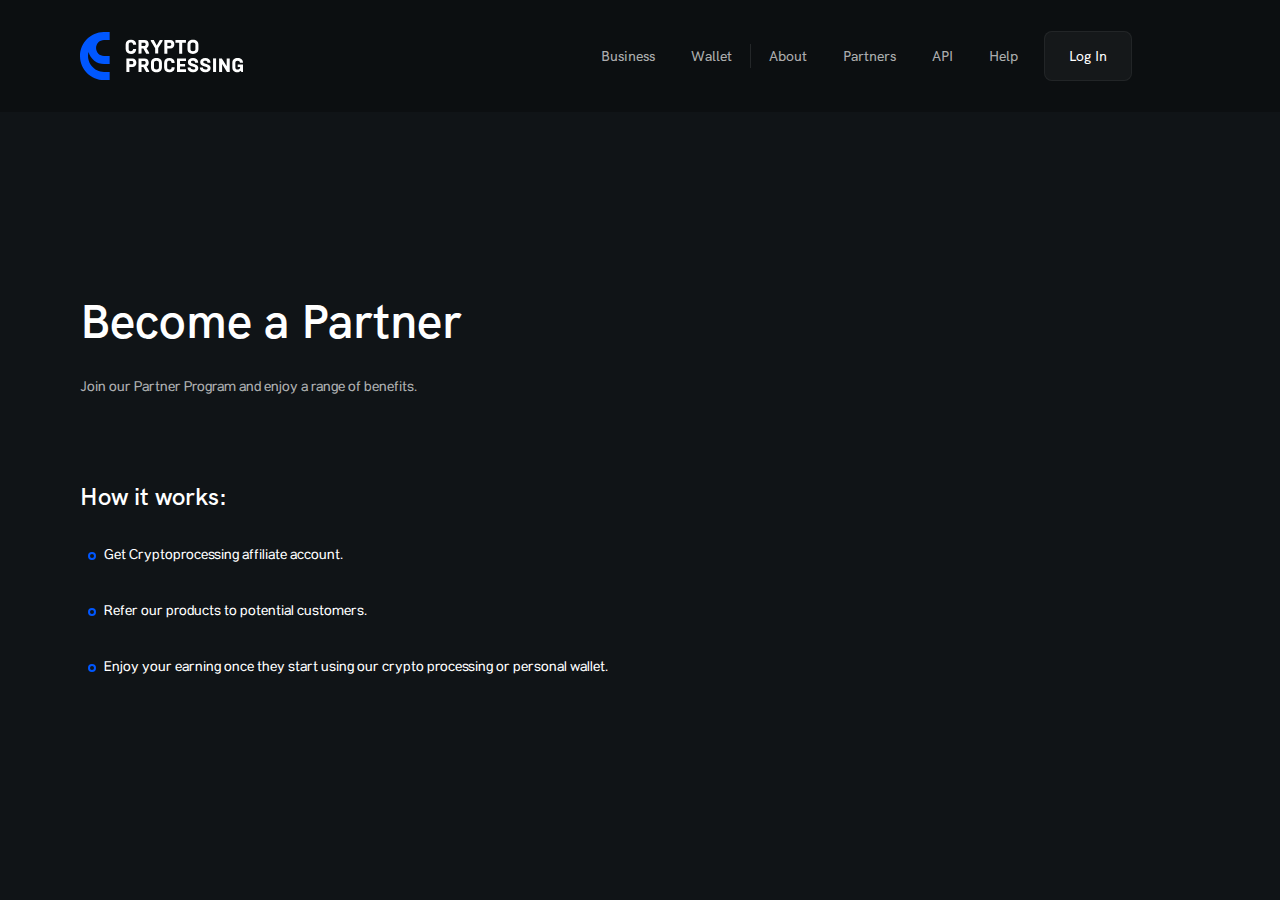
<file: affiliate-program.html>
<!DOCTYPE html>
<html lang="en">

<head>
    <meta charset="UTF-8">
    <title>Affiliate Program | CryptoProcessing</title>
    <meta name="description" content="Join our Affiliate Program and enjoy a wide range of benefits." />
    <link rel="shortcut icon" href="favicon.png" type="image/png">
    <!-- Google Tag Manager -->
    <script>(function (w, d, s, l, i) {
            w[l] = w[l] || []; w[l].push({
                'gtm.start':
                    new Date().getTime(), event: 'gtm.js'
            }); var f = d.getElementsByTagName(s)[0],
                j = d.createElement(s), dl = l != 'dataLayer' ? '&l=' + l : ''; j.async = true; j.src =
                    'https://www.googletagmanager.com/gtm.js?id=' + i + dl; f.parentNode.insertBefore(j, f);
        })(window, document, 'script', 'dataLayer', 'GTM-P7NHRDK');</script>
    <!-- End Google Tag Manager -->
    <link rel="image_src" href='images/cryptoprocessing.png' />
    <meta name="viewport" content="width=device-width, initial-scale=1.0, maximum-scale=1.0, user-scalable=no">
    <link rel="stylesheet" href="styles/main.css">
    <link rel="stylesheet" href="js/slick/slick.css">
    <link rel="stylesheet" type="text/css" href="js/slick/slick-theme.css" />
    <link href="styles/fontawesome/css/all.css" rel="stylesheet">
    <link href="styles/animate.css" rel="stylesheet">
</head>

<body class="dark-theme">
    <!-- Google Tag Manager (noscript) -->
    <noscript><iframe src="https://www.googletagmanager.com/ns.html?id=GTM-P7NHRDK" height="0" width="0"
            style="display:none;visibility:hidden"></iframe></noscript>
    <!-- End Google Tag Manager (noscript) -->

    <header class="header">
        <div class="container">
            <div class="logo">
                <a rel="canonical" href="index.html">
                    <img class="logo-desctop" src="images/logo-dark.svg">
                    <img class="logo-mobile" src="images/logo-mobile.svg">
                </a>
            </div>

            <div class="main-menu-and-buttons">
                <div class="main-menu">
                    <ul>
                        <li><a rel="canonical" href="crypto-payment-processing.html">Business</a></li>
                        <li><a rel="canonical" href="wallet.html">Wallet</a></li>
                        <li><a rel="canonical" href="about-us.html">About</a></li>
                        <li><a rel="canonical" href="partners.html">Partners</a></li>
                        <li><a rel="nofollow" href="https://docs.coinspaid.com/docs/api-documentation">API</a></li>
                        <li><a rel="nofollow" href="https://docs.coinspaid.com/docs/faq">Help</a></li>
                    </ul>
                </div>

                <div class="buttons">
                    <div class="white-btn">
                        <a rel="nofollow" href="https://app.coinspaid.com/login">Log In</a>
                    </div>
                    <!--                <div class="blue-btn">-->
                    <!--                    <a href="/">Get Started</a>-->
                    <!--                </div>-->

                    <!--                <div class="lang">-->
                    <!--                    <a class="active-lang" href="/">EN</a>-->
                    <!--                    <a href="/">DE</a>-->
                    <!--                    <a href="/">ES</a>-->
                    <!--                </div>-->

                    <div class="mobile-menu-btn">
                        <i class="fas fa-bars"></i>
                    </div>
                </div>
            </div>

        </div>

    </header>

    <main>

        <div class="screen become-partner-page screen-height">
            <div class="container">
                <div class="left-side">
                    <h2 class="screen-title">Become a Partner</h2>
                    <p class="regular-text">Join our Partner Program and enjoy a range of benefits.</p>

                    <h3 class="subtitle">How it works:</h3>
                    <p class="addition-text">Get Cryptoprocessing affiliate account.</p>
                    <p class="addition-text">Refer our products to potential customers.</p>
                    <p class="addition-text">Enjoy your earning once they start using our crypto processing or personal wallet.</p>
                </div>

                <div class="right-side">

                    <script id="bx24_form_inline" data-skip-moving="true">
                        (function (w, d, u, b) {
                            w['Bitrix24FormObject'] = b; w[b] = w[b] || function () {
                                arguments[0].ref = u;
                                (w[b].forms = w[b].forms || []).push(arguments[0])
                            };
                            if (w[b]['forms']) return;
                            var s = d.createElement('script'); s.async = 1; s.src = u + '?' + (1 * new Date());
                            var h = d.getElementsByTagName('script')[0]; h.parentNode.insertBefore(s, h);
                        })(window, document, 'https://coinspaid.bitrix24.com/bitrix/js/crm/form_loader.js', 'b24form');

                        b24form({ "id": "4", "lang": "en", "sec": "4cjyqi", "type": "inline" });
                    </script>

                    <!-- <form class="partner-form animated fadeInRight" action="mailto:partner@cryptoprocessing.com">
                        <h3 class="form-title">
                            Join our Affiliates Community
                        </h3>

                        <p class="regular-text">Affiliate package is the simplest way to start earning together.</p>

                        <input class="form-input" type="text" placeholder="Name*" required>
                        <input class="form-input" type="text" placeholder="Contact email*" required>
                        <input class="form-input" type="text" placeholder="Phone">

                        <input class="form-submit" type="submit" value="Start Now">

                    </form> -->

                </div>
            </div>
        </div>


    </main>

    <!--<footer class="footer dark">-->
    <!--    <div class="container">-->
    <!--        <div class="about-company">-->
    <!--            <img class="logo" src="../images/logo-white.svg">-->
    <!--            <p class="regular-text">Cryptoprocessing and CoinsPaid brands operate under Dream Finance OU registered and licensed in Estonia.</p>-->
    <!--            <p class="regular-text">Dream Finance OU (14783543)<br />Address: Harju Maakond, Tallinn, Lansamae linnaosa, Peterburi tee 47, 11415</p>-->
    <!--            <div class="app-buttons">-->
    <!--                <div class="white-btn"><a href="/"><i class="fab fa-apple"></i></a></div>-->
    <!--                <div class="white-btn"><a href="/"><i class="fab fa-android"></i></a></div>-->
    <!--            </div>-->
    <!--        </div>-->

    <!--        <div class="menus-and-contacts">-->
    <!--            <div class="menu-region">-->
    <!--                <div class="footer-menu">-->
    <!--                    <ul>-->
    <!--                        <li><a href="/">About us</a></li>-->
    <!--                        <li><a href="/">Contact us</a></li>-->
    <!--                        <li><a href="/">Hiring</a></li>-->
    <!--                        <li><a href="/">Affiliate program</a></li>-->
    <!--                    </ul>-->
    <!--                </div>-->

    <!--                <div class="footer-menu">-->
    <!--                    <ul>-->
    <!--                        <li><a href="/">Business</a></li>-->
    <!--                        <li><a href="/">API documentation</a></li>-->
    <!--                        <li><a href="/">FAQ</a></li>-->
    <!--                        <li><a href="/">Our partners</a></li>-->
    <!--                    </ul>-->
    <!--                </div>-->

    <!--                <div class="footer-menu">-->
    <!--                    <ul>-->
    <!--                        <li><a href="/">Wallet</a></li>-->
    <!--                        <li><a href="/">Support</a></li>-->
    <!--                        <li><a href="/">Buy Bitcoin</a></li>-->
    <!--                        <li><a href="/">Legal and Privacy</a></li>-->
    <!--                    </ul>-->
    <!--                </div>-->

    <!--                <div class="footer-menu">-->
    <!--                    <ul>-->
    <!--                        <li><a href="/">Press and Media</a></li>-->
    <!--                        <li><a href="/">Blog</a></li>-->
    <!--                    </ul>-->
    <!--                    <div class="follow-us-block">-->
    <!--                        <h4 class="follow-us">Follow Us:</h4>-->

    <!--                        <div class="social-btns">-->
    <!--                            <a class="soc-btn" href="/" target="_blank"><i class="fas fa-envelope-square"></i></a>-->
    <!--                            <a class="soc-btn" href="/" target="_blank"><i class="fab fa-facebook-square"></i></a>-->
    <!--                            <a class="soc-btn" href="/" target="_blank"><i class="fab fa-linkedin"></i></a>-->
    <!--                            <a class="soc-btn" href="/" target="_blank"><i class="fab fa-instagram"></i></a>-->
    <!--                            <a class="soc-btn" href="/" target="_blank"><i class="fab fa-telegram"></i></a>-->
    <!--                        </div>-->
    <!--                    </div>-->
    <!--                </div>-->

    <!--            </div>-->

    <!--            <div class="contact-mails">-->
    <!--                <div class="contact-mail">-->
    <!--                    <h3 class="description">Get a commercial offer</h3>-->
    <!--                    <a class="mail" href="mailto:get@cryptoprocessing.com">get@cryptoprocessing.com</a>-->
    <!--                </div>-->

    <!--                <div class="contact-mail">-->
    <!--                    <h3 class="description">Ask us everything</h3>-->
    <!--                    <a class="mail" href="mailto:support@cryptoprocessing.com">support@cryptoprocessing.com</a>-->
    <!--                </div>-->

    <!--                <div class="contact-mail">-->
    <!--                    <h3 class="description">Propose your partnership</h3>-->
    <!--                    <a class="mail" href="mailto:partner@cryptoprocessing.com">partner@cryptoprocessing.com</a>-->
    <!--                </div>-->
    <!--            </div>-->
    <!--        </div>-->
    <!--    </div>-->
    <!--</footer>-->

    <script type="text/javascript" src="js/jquery.min.js"></script>
    <!--<script type="text/javascript" src="//code.jquery.com/jquery-migrate-1.2.1.min.js"></script>-->
    <script type="text/javascript" src="js/slick/slick.min.js"></script>
    <script type="text/javascript" src="js/index.js"></script>
</body>

</html>
</file>
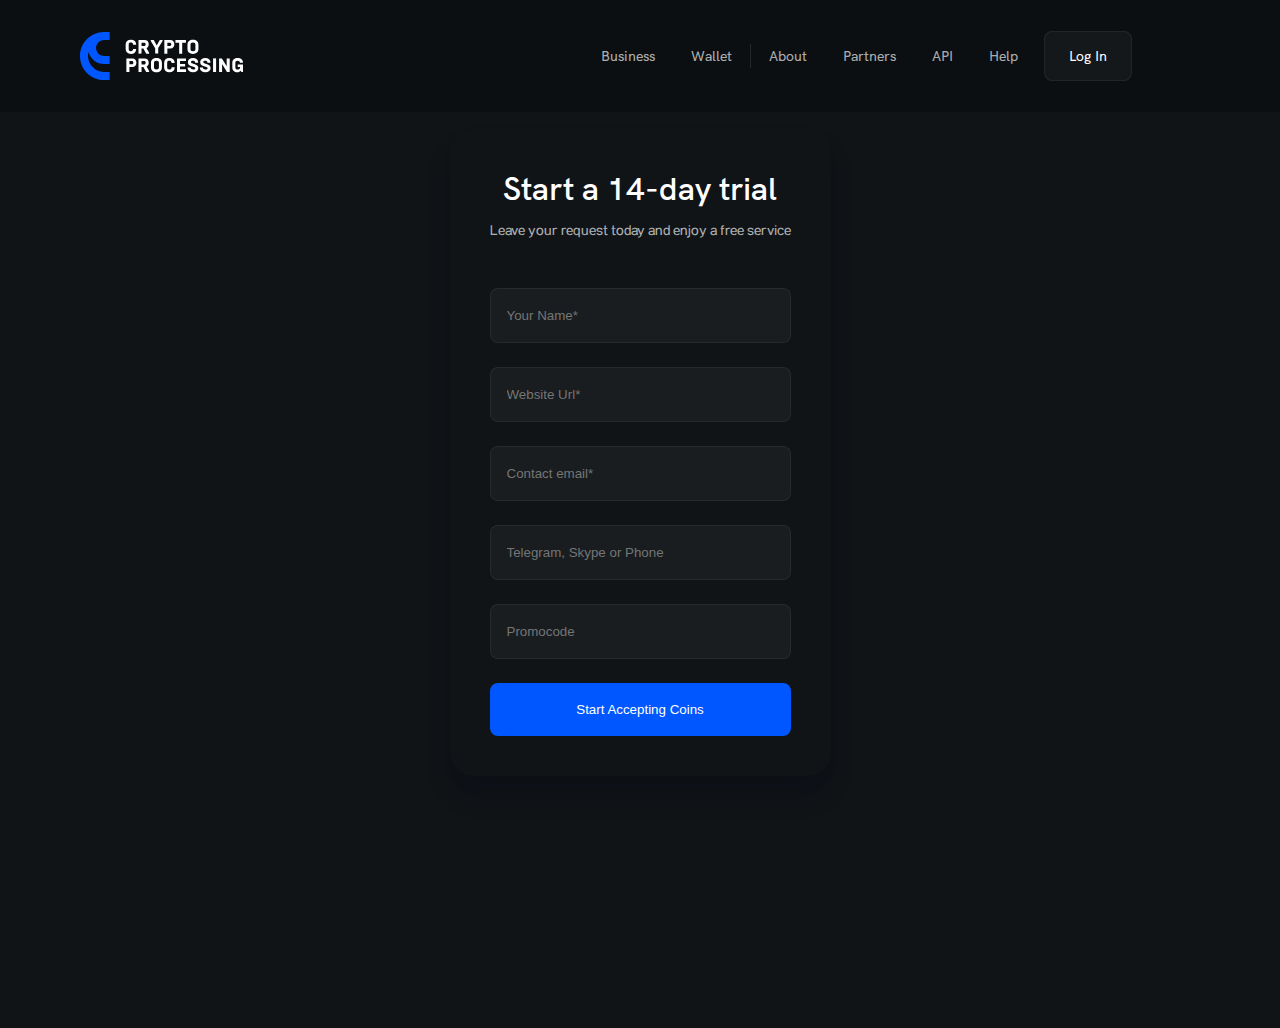
<file: become-a-client.html>
<!DOCTYPE html>
<html lang="en">
<head>
    <meta charset="UTF-8">
    <title>Become a Client | CryptoProcessing</title>
    <meta name="description"  content="Request a quote and our sales team will contact you within a few hours!" />
    <link rel="shortcut icon" href="favicon.png" type="image/png">
    <meta name="viewport" content="width=device-width, initial-scale=1.0, maximum-scale=1.0, user-scalable=no">
    <link rel="stylesheet" href="styles/main.css">
    <link rel="stylesheet" href="js/slick/slick.css">
    <link rel="stylesheet" type="text/css" href="js/slick/slick-theme.css"/>
    <link href="styles/fontawesome/css/all.css" rel="stylesheet">
    <link href="styles/animate.css" rel="stylesheet">
</head>
<body class="dark-theme">
<header class="header">
    <div class="container">
        <div class="logo">
            <a rel="canonical" href="index.html">
                <img class="logo-desctop" src="images/logo-dark.svg">
                <img class="logo-mobile" src="images/logo-mobile.svg">
            </a>
        </div>

        <div class="main-menu-and-buttons">
            <div class="main-menu">
                <ul>
                    <li><a rel="canonical" href="crypto-payment-processing.html">Business</a></li>
                    <li><a rel="canonical" href="wallet.html">Wallet</a></li>
                    <li><a rel="canonical" href="about-us.html">About</a></li>
                    <li><a rel="canonical" href="partners.html">Partners</a></li>
                    <li><a rel="nofollow" href="https://docs.coinspaid.com/docs/api-documentation">API</a></li>
                    <li><a rel="nofollow" href="https://docs.coinspaid.com/docs/faq">Help</a></li>
                </ul>
            </div>

            <div class="buttons">
                <div class="white-btn">
                    <a rel="nofollow" href="https://app.coinspaid.com/login">Log In</a>
                </div>
                <!--                <div class="blue-btn">-->
                <!--                    <a href="/">Get Started</a>-->
                <!--                </div>-->

                <!--                <div class="lang">-->
                <!--                    <a class="active-lang" href="/">EN</a>-->
                <!--                    <a href="/">DE</a>-->
                <!--                    <a href="/">ES</a>-->
                <!--                </div>-->

                <div class="mobile-menu-btn">
                    <i class="fas fa-bars"></i>
                </div>
            </div>
        </div>

    </div>

</header>

<main>

    <div class="screen become-client-page">
        <div class="container">

                <form class="partner-form animated fadeInRight" action="mailto:get@cryptoprocessing.com">
                    <h3 class="form-title">
                        Start a 14-day trial
                    </h3>

                    <p class="regular-text">Leave your request today and enjoy a free service</p>

                    <input class="form-input" type="text" name="your_name" placeholder="Your Name*" required>
                    <input class="form-input" type="text" name="website_url" placeholder="Website Url*" required>
                    <input class="form-input" type="text" name="email" placeholder="Contact email*" required>
                    <input class="form-input" type="text" name="messenger" placeholder="Telegram, Skype or Phone">
                    <input class="form-input" type="text" name="promocode" placeholder="Promocode">

                    <input class="form-submit" type="submit" value="Start Accepting Coins">

                </form>

        </div>
    </div>


</main>

<script type="text/javascript" src="js/jquery.min.js"></script>
<!--<script type="text/javascript" src="//code.jquery.com/jquery-migrate-1.2.1.min.js"></script>-->
<script type="text/javascript" src="js/slick/slick.min.js"></script>
<script type="text/javascript" src="js/index.js"></script>
</body>
</html>
</file>
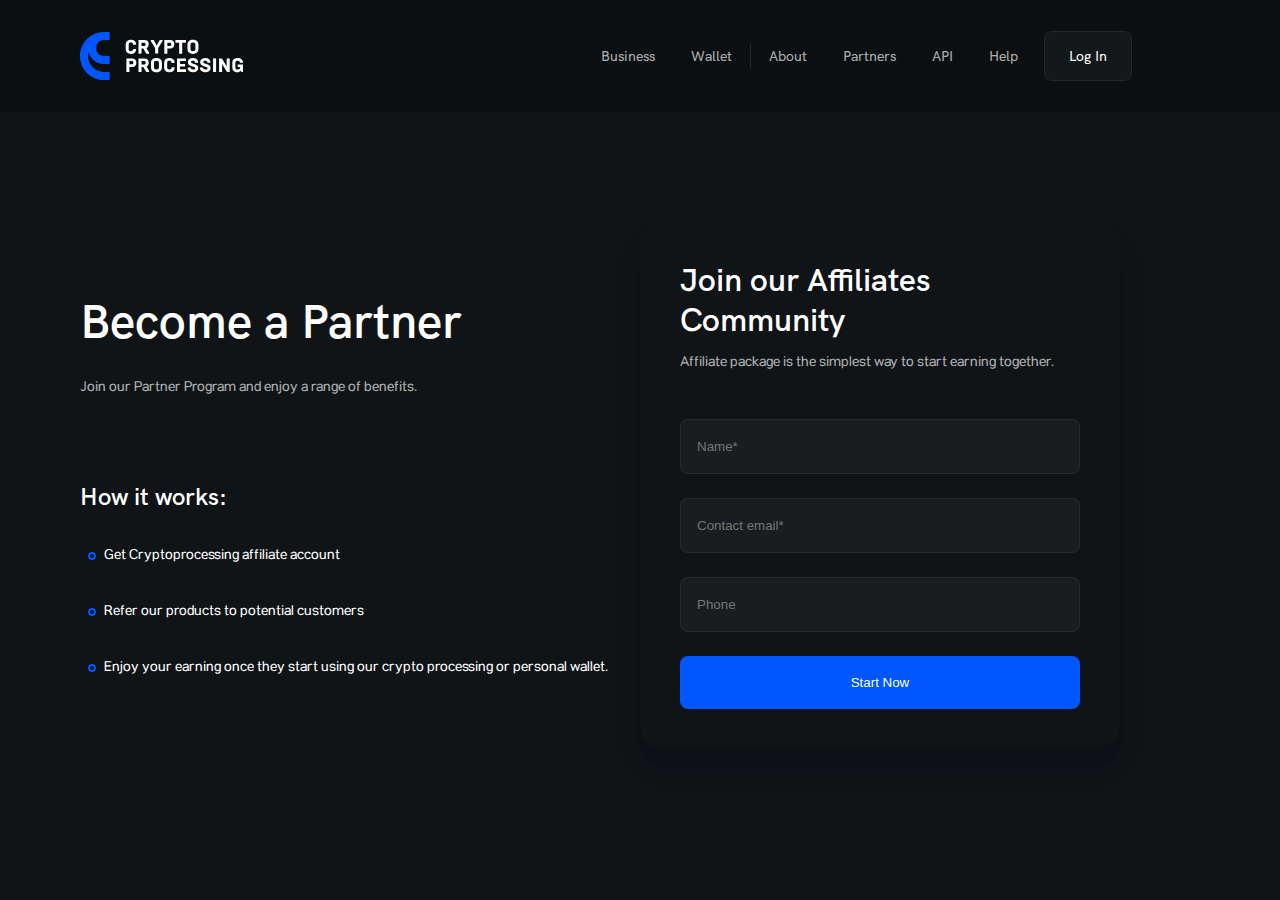
<file: become-a-partner.html>
<!DOCTYPE html>
<html lang="en">
<head>
    <meta charset="UTF-8">
    <title>Title</title>
    <link rel="shortcut icon" href="favicon.png" type="image/png">
    <meta name="viewport" content="width=device-width, initial-scale=1.0, maximum-scale=1.0, user-scalable=no">
    <link rel="stylesheet" href="styles/main.css">
    <link rel="stylesheet" href="js/slick/slick.css">
    <link rel="stylesheet" type="text/css" href="js/slick/slick-theme.css"/>
    <link href="styles/fontawesome/css/all.css" rel="stylesheet">
    <link href="styles/animate.css" rel="stylesheet">
</head>
<body class="dark-theme">
<header class="header">
    <div class="container">
        <div class="logo">
            <a href="index.html">
                <img class="logo-desctop" src="images/logo-dark.svg">
                <img class="logo-mobile" src="images/logo-mobile.svg">
            </a>
        </div>

        <div class="main-menu-and-buttons">
            <div class="main-menu">
                <ul>
                    <li><a href="crypto-payment-processing.html">Business</a></li>
                    <li><a href="wallet.html">Wallet</a></li>
                    <li><a href="about-us.html">About</a></li>
                    <li><a href="partners.html">Partners</a></li>
                    <li><a href="https://docs.coinspaid.com/docs/api-documentation">API</a></li>
                    <li><a href="https://docs.coinspaid.com/docs/faq">Help</a></li>
                </ul>
            </div>

            <div class="buttons">
                <div class="white-btn">
                    <a href="https://app.coinspaid.com/login">Log In</a>
                </div>
                <!--                <div class="blue-btn">-->
                <!--                    <a href="/">Get Started</a>-->
                <!--                </div>-->

                <!--                <div class="lang">-->
                <!--                    <a class="active-lang" href="/">EN</a>-->
                <!--                    <a href="/">DE</a>-->
                <!--                    <a href="/">ES</a>-->
                <!--                </div>-->

                <div class="mobile-menu-btn">
                    <i class="fas fa-bars"></i>
                </div>
            </div>
        </div>

    </div>

</header>

<main>

    <div class="screen become-partner-page screen-height">
        <div class="container">
            <div class="left-side">
                <h2 class="screen-title">Become a Partner</h2>
                <p class="regular-text">Join our Partner Program and enjoy a range of benefits.</p>

                <h3 class="subtitle">How it works:</h3>
                <p class="addition-text">Get Cryptoprocessing affiliate account</p>
                <p class="addition-text">Refer our products to potential customers</p>
                <p class="addition-text">Enjoy your earning once they start using our crypto processing or personal wallet.</p>
            </div>

            <div class="right-side">

                <form class="partner-form animated fadeInRight" action="mailto:partner@cryptoprocessing.com">
                    <h3 class="form-title">
                        Join our Affiliates Community
                    </h3>

                    <p class="regular-text">Affiliate package is the simplest way to start earning together.</p>

                    <input class="form-input" type="text" placeholder="Name*" required>
                    <input class="form-input" type="text" placeholder="Contact email*" required>
                    <input class="form-input" type="text" placeholder="Phone">

                    <input class="form-submit" type="submit" value="Start Now">

                </form>

            </div>
        </div>
    </div>


</main>

<!--<footer class="footer dark">-->
<!--    <div class="container">-->
<!--        <div class="about-company">-->
<!--            <img class="logo" src="../images/logo-white.svg">-->
<!--            <p class="regular-text">Cryptoprocessing and CoinsPaid brands operate under Dream Finance OU registered and licensed in Estonia.</p>-->
<!--            <p class="regular-text">Dream Finance OU (14783543)<br />Address: Harju Maakond, Tallinn, Lansamae linnaosa, Peterburi tee 47, 11415</p>-->
<!--            <div class="app-buttons">-->
<!--                <div class="white-btn"><a href="/"><i class="fab fa-apple"></i></a></div>-->
<!--                <div class="white-btn"><a href="/"><i class="fab fa-android"></i></a></div>-->
<!--            </div>-->
<!--        </div>-->

<!--        <div class="menus-and-contacts">-->
<!--            <div class="menu-region">-->
<!--                <div class="footer-menu">-->
<!--                    <ul>-->
<!--                        <li><a href="/">About us</a></li>-->
<!--                        <li><a href="/">Contact us</a></li>-->
<!--                        <li><a href="/">Hiring</a></li>-->
<!--                        <li><a href="/">Affiliate program</a></li>-->
<!--                    </ul>-->
<!--                </div>-->

<!--                <div class="footer-menu">-->
<!--                    <ul>-->
<!--                        <li><a href="/">Business</a></li>-->
<!--                        <li><a href="/">API documentation</a></li>-->
<!--                        <li><a href="/">FAQ</a></li>-->
<!--                        <li><a href="/">Our partners</a></li>-->
<!--                    </ul>-->
<!--                </div>-->

<!--                <div class="footer-menu">-->
<!--                    <ul>-->
<!--                        <li><a href="/">Wallet</a></li>-->
<!--                        <li><a href="/">Support</a></li>-->
<!--                        <li><a href="/">Buy Bitcoin</a></li>-->
<!--                        <li><a href="/">Legal and Privacy</a></li>-->
<!--                    </ul>-->
<!--                </div>-->

<!--                <div class="footer-menu">-->
<!--                    <ul>-->
<!--                        <li><a href="/">Press and Media</a></li>-->
<!--                        <li><a href="/">Blog</a></li>-->
<!--                    </ul>-->
<!--                    <div class="follow-us-block">-->
<!--                        <h4 class="follow-us">Follow Us:</h4>-->

<!--                        <div class="social-btns">-->
<!--                            <a class="soc-btn" href="/" target="_blank"><i class="fas fa-envelope-square"></i></a>-->
<!--                            <a class="soc-btn" href="/" target="_blank"><i class="fab fa-facebook-square"></i></a>-->
<!--                            <a class="soc-btn" href="/" target="_blank"><i class="fab fa-linkedin"></i></a>-->
<!--                            <a class="soc-btn" href="/" target="_blank"><i class="fab fa-instagram"></i></a>-->
<!--                            <a class="soc-btn" href="/" target="_blank"><i class="fab fa-telegram"></i></a>-->
<!--                        </div>-->
<!--                    </div>-->
<!--                </div>-->

<!--            </div>-->

<!--            <div class="contact-mails">-->
<!--                <div class="contact-mail">-->
<!--                    <h3 class="description">Get a commercial offer</h3>-->
<!--                    <a class="mail" href="mailto:get@cryptoprocessing.com">get@cryptoprocessing.com</a>-->
<!--                </div>-->

<!--                <div class="contact-mail">-->
<!--                    <h3 class="description">Ask us everything</h3>-->
<!--                    <a class="mail" href="mailto:support@cryptoprocessing.com">support@cryptoprocessing.com</a>-->
<!--                </div>-->

<!--                <div class="contact-mail">-->
<!--                    <h3 class="description">Propose your partnership</h3>-->
<!--                    <a class="mail" href="mailto:partner@cryptoprocessing.com">partner@cryptoprocessing.com</a>-->
<!--                </div>-->
<!--            </div>-->
<!--        </div>-->
<!--    </div>-->
<!--</footer>-->

<script type="text/javascript" src="js/jquery.min.js"></script>
<!--<script type="text/javascript" src="//code.jquery.com/jquery-migrate-1.2.1.min.js"></script>-->
<script type="text/javascript" src="js/slick/slick.min.js"></script>
<script type="text/javascript" src="js/index.js"></script>
</body>
</html>
</file>
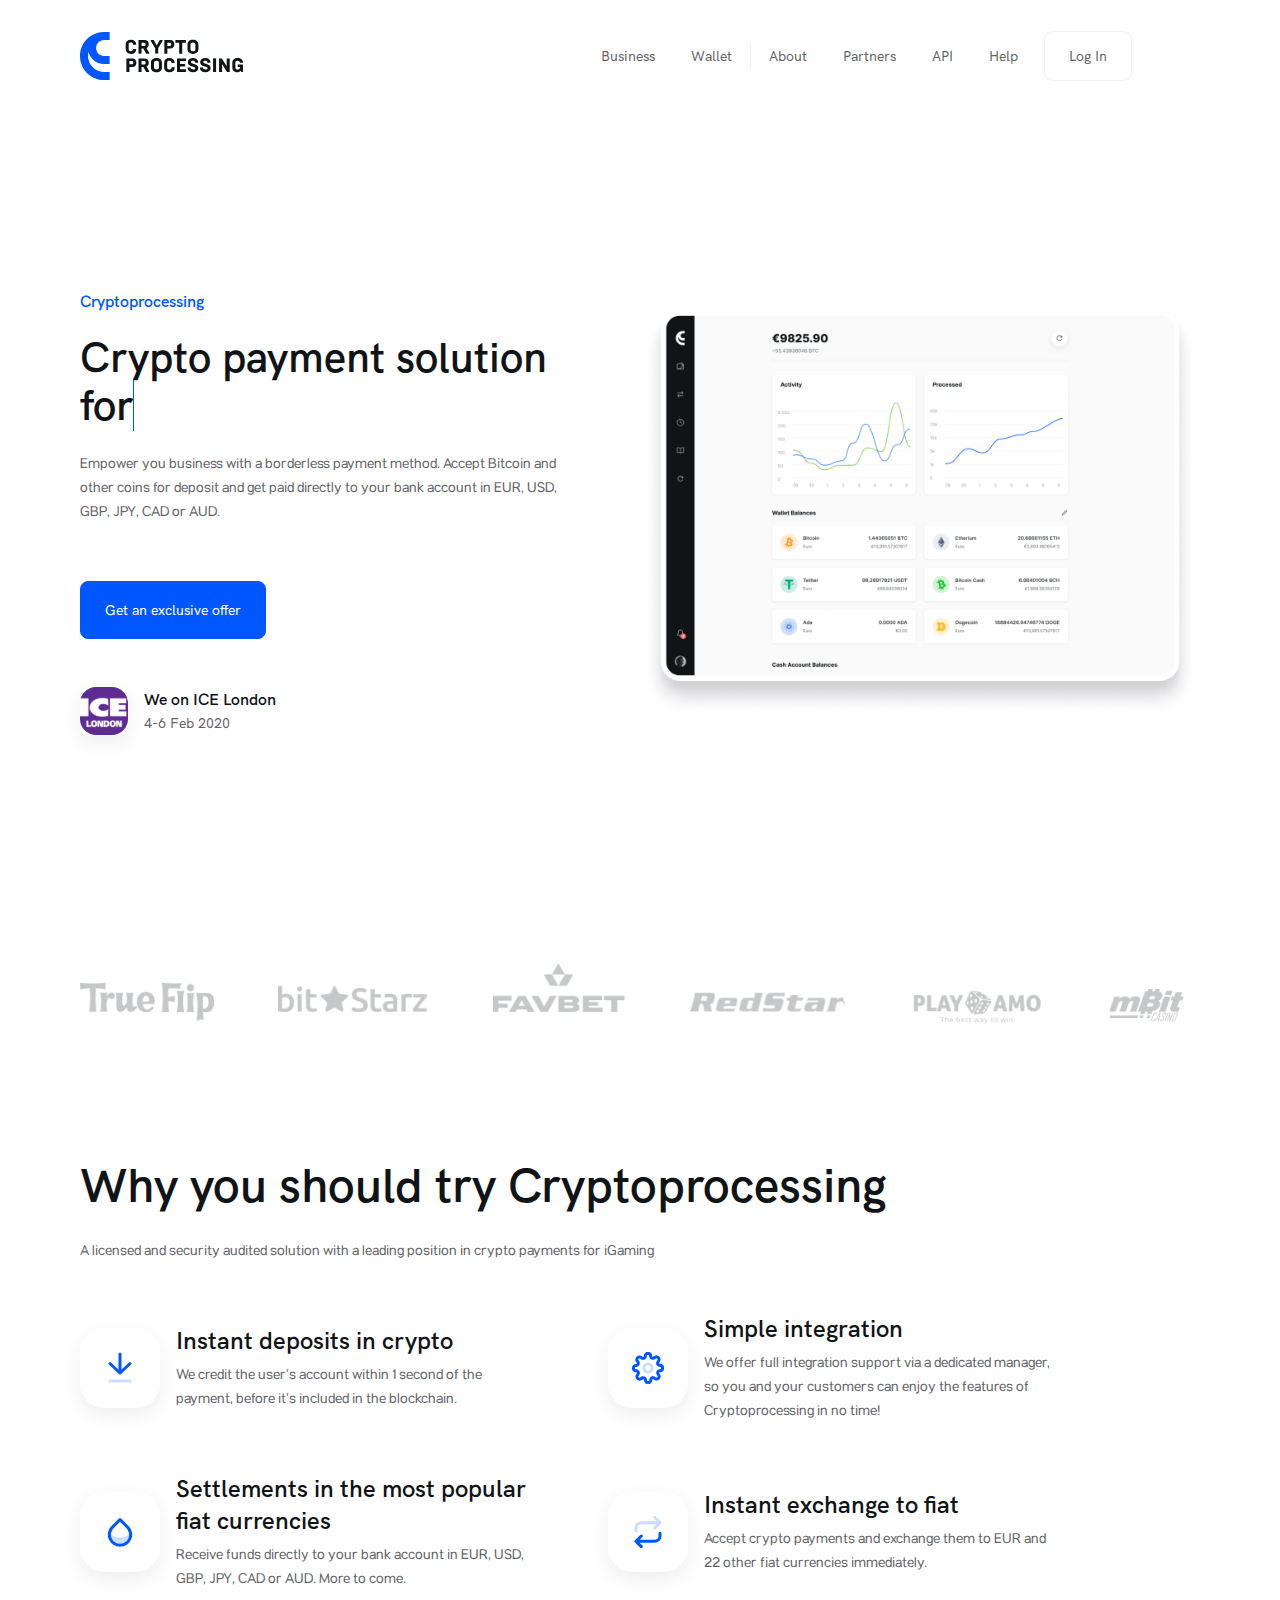
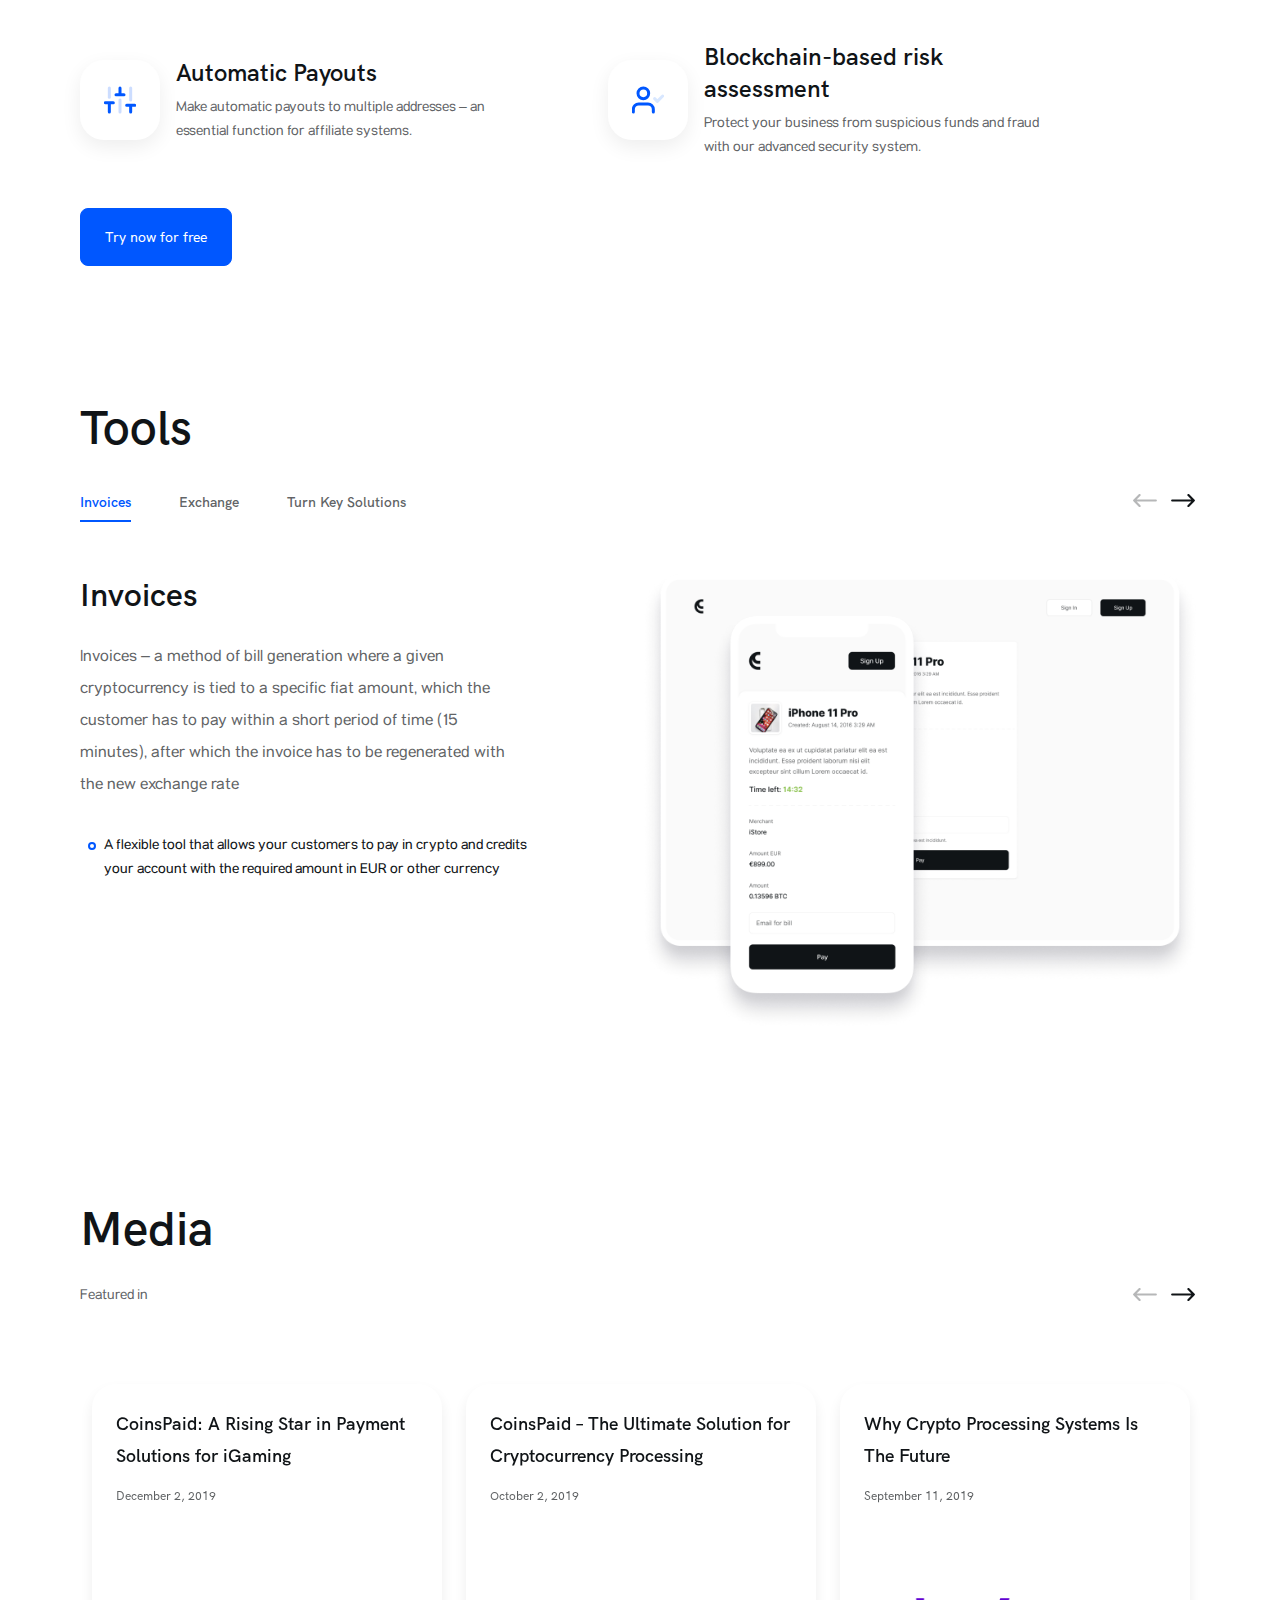
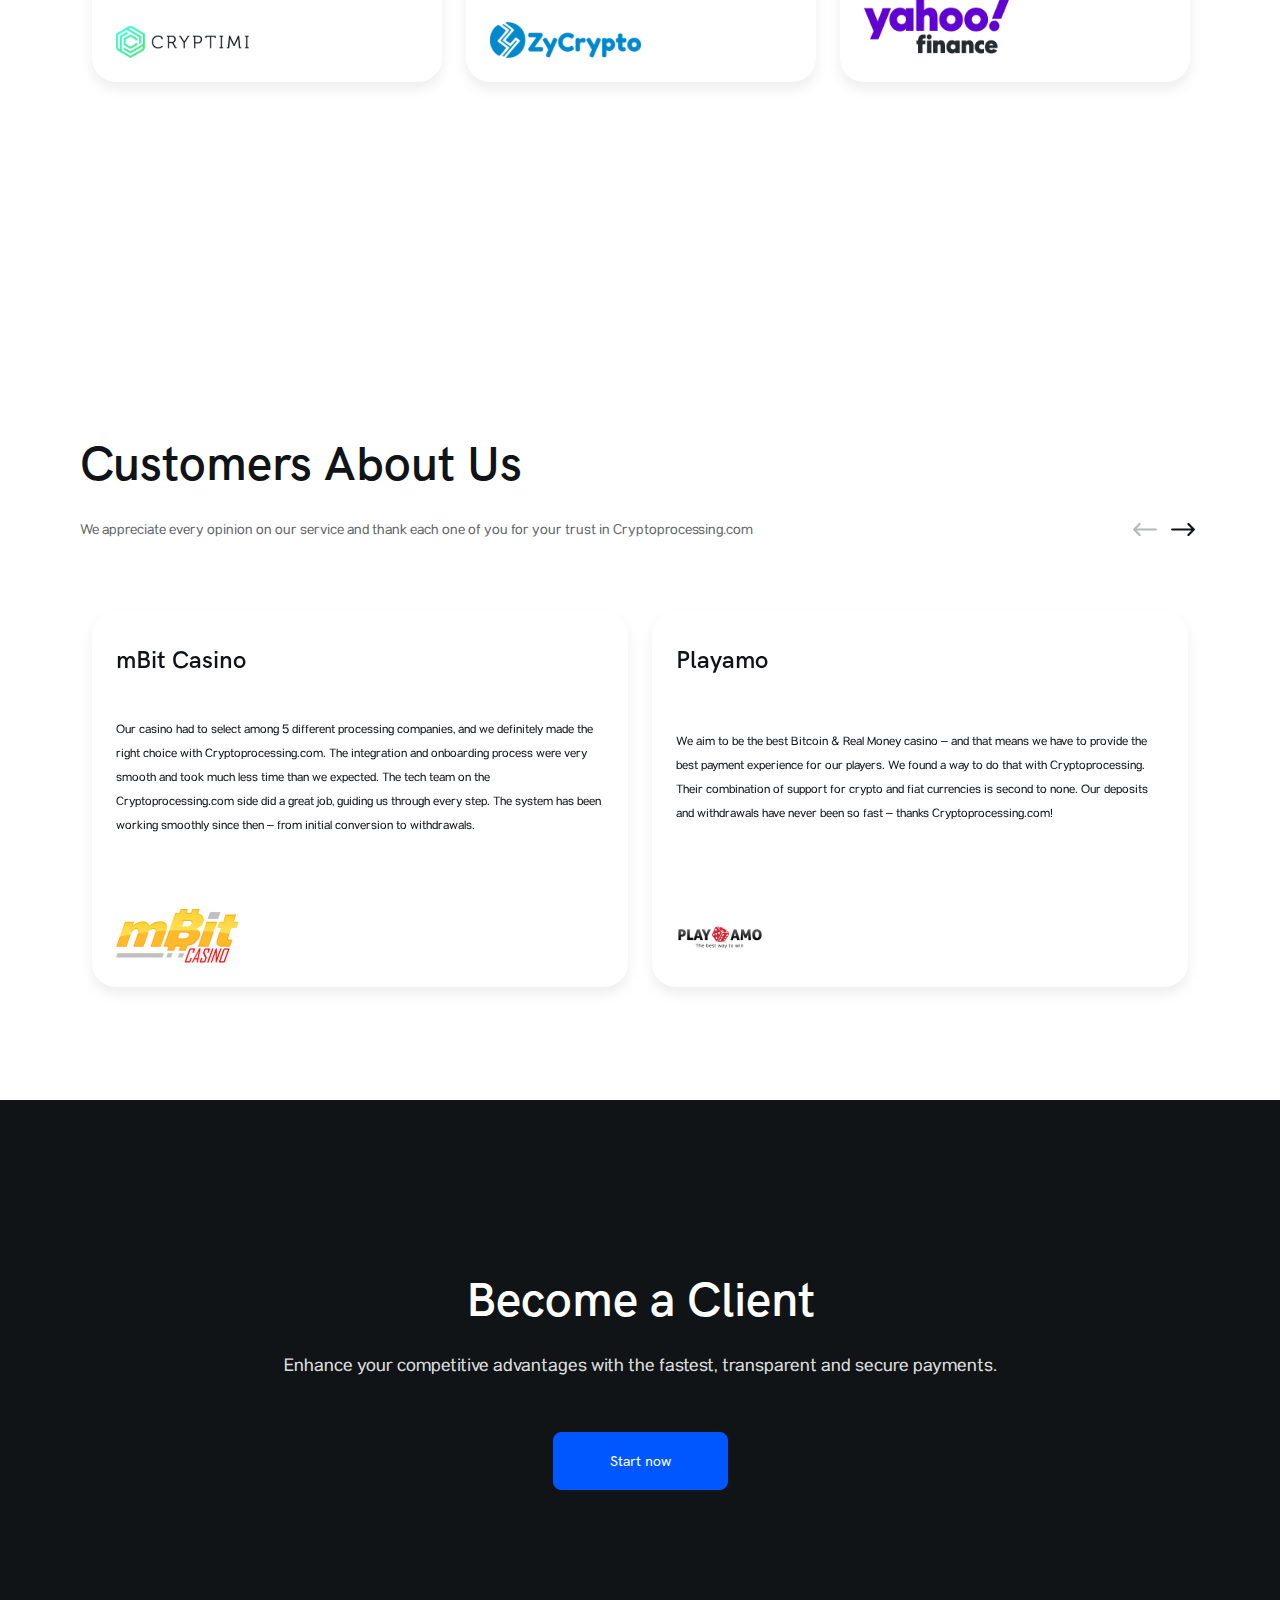
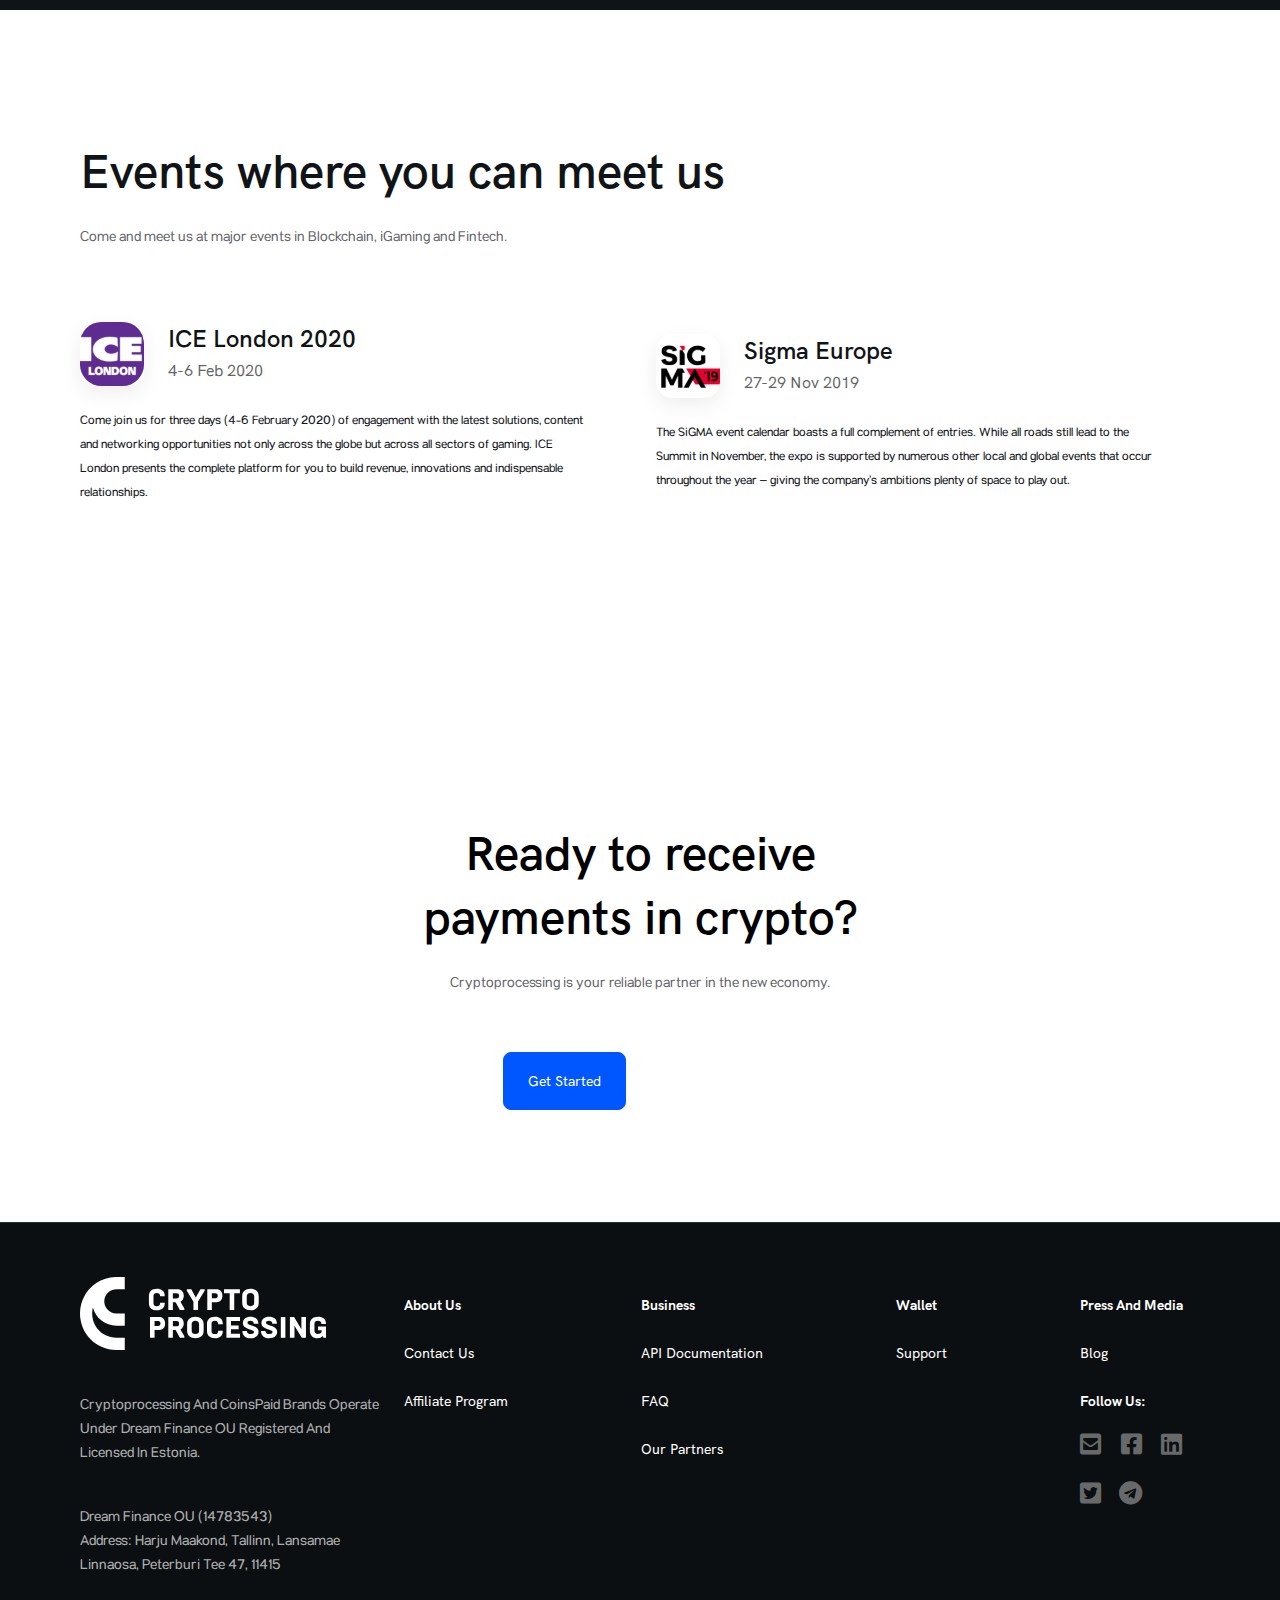
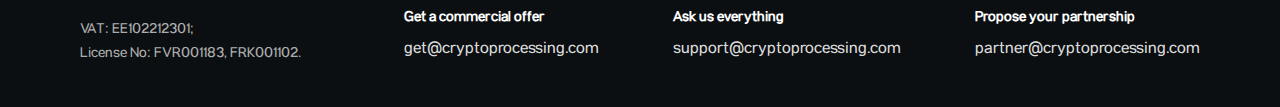
<file: business.html>
<!DOCTYPE html>
<html lang="en">
<head>
    <meta charset="UTF-8">
    <title>Title</title>
    <meta name="viewport" content="width=device-width, initial-scale=1.0, maximum-scale=1.0, user-scalable=no">
    <link rel="stylesheet" href="styles/main.css">
    <link rel="stylesheet" href="js/slick/slick.css">
    <link rel="stylesheet" type="text/css" href="js/slick/slick-theme.css"/>
    <link href="styles/fontawesome/css/all.css" rel="stylesheet">
    <link href="styles/animate.css" rel="stylesheet">
</head>
<body>
<header class="header">
    <div class="container">
        <div class="logo">
            <a href="index.html">
                <img class="logo-desctop" src="images/logo.svg">
                <img class="logo-mobile" src="images/logo-mobile.svg">
            </a>
        </div>

        <div class="main-menu-and-buttons">
            <div class="main-menu">
                <ul>
                    <li><a href="business.html">Business</a></li>
                    <li><a href="wallet.html">Wallet</a></li>
                    <li><a href="about-us.html">About</a></li>
                    <li><a href="partners.html">Partners</a></li>
                    <li><a href="https://docs.coinspaid.com/docs/api-documentation">API</a></li>
                    <li><a href="https://docs.coinspaid.com/docs/faq">Help</a></li>
                </ul>
            </div>

            <div class="buttons">
                <div class="white-btn">
                    <a href="https://app.coinspaid.com/login">Log In</a>
                </div>
                <!--                <div class="blue-btn">-->
                <!--                    <a href="/">Get Started</a>-->
                <!--                </div>-->

                <!--                <div class="lang">-->
                <!--                    <a class="active-lang" href="/">EN</a>-->
                <!--                    <a href="/">DE</a>-->
                <!--                    <a href="/">ES</a>-->
                <!--                </div>-->

                <div class="mobile-menu-btn">
                    <i class="fas fa-bars"></i>
                </div>
            </div>
        </div>

    </div>

</header>

<main>
    <div class="screen payment-solution screen-height">
        <div class="container">
            <div class="payment-solution-description">
                <h1 class="page-title">Cryptoprocessing</h1>

                <h2 class="screen-title">Crypto payment solution<br />for <span class="cursor-effect">iGaming</span></h2>

                <p class="regular-text">Empower you business with a borderless payment method. Accept Bitcoin and other coins for deposit and get paid directly to your bank account in EUR, USD, GBP, JPY, CAD or AUD.</p>

                <div class="buttons">
                    <div class="blue-btn">
                        <a href="become-a-client.html">Get an exclusive offer</a>
                    </div>

<!--                    <div class="white-btn">-->
<!--                        <a href="/">Watch Demo</a>-->
<!--                    </div>-->
                </div>

                <div class="event">
                    <div class="event-header">
                        <img class="event-logo" src="images/event-logo-1.svg">
                        <div class="event-title-and-date">
                            <h4 class="event-title"><a href="https://www.icelondon.uk.com/exhibitors/bgaming?&searchTerm=coinspaid&searchgroup=libraryentry-exhibitors">We on ICE London</a></h4>
                            <p class="event-date">4-6 Feb 2020</p>
                        </div>
                    </div>

<!--                    <div class="event-body">-->
<!--                        <p class="regular-text">-->
<!--                            The SiGMA event calendar boasts a full complement of entries. While all roads still lead to the Summit in November, the expo is supported by numerous other local and global events that occur throughout the year – giving the company’s ambitions plenty of space to play out.-->
<!--                        </p>-->
<!--                    </div>-->
                </div>
            </div>
            <div class="payment-solution-image">
                <img class="crypto-solution-img animated fadeInRight" src="images/desc-solution.png">
            </div>
        </div>
    </div>

    <div class="container sponsors-container visible-in-mob">
        <div class="sponsors">
            <img src="images/sponsor-1.png">
            <img src="images/sponsor-2.png">
            <img src="images/sponsor-3.png">
            <img src="images/sponsor-4.png">
            <img src="images/sponsor-5.png">
            <img src="images/sponsor-6.png">
        </div>
    </div>

    <div class="screen why-should-you-try">
        <div class="container">

            <h2 class="screen-title">Why you should try Cryptoprocessing</h2>
            <p class="regular-text">A licensed and security audited solution with a leading position in crypto payments for iGaming</p>

            <div class="advantages-list">

                <div class="advantage">
                    <div class="icon">
                        <img src="images/arrow-down-circle.svg">
                    </div>
                    <div class="advantage-info">
                        <h3 class="advantage-title">Instant deposits in crypto</h3>
                        <p class="regular-text">We credit the user’s account within 1 second of the payment, before it’s included in the blockchain.</p>
                    </div>
                </div>

                <div class="advantage">
                    <div class="icon">
                        <img src="images/settings.svg">
                    </div>
                    <div class="advantage-info">
                        <h3 class="advantage-title">Simple integration</h3>
                        <p class="regular-text">We offer full integration support via a dedicated manager, so you and your customers can enjoy the features of Cryptoprocessing in no time!</p>
                    </div>
                </div>

                <div class="advantage">
                    <div class="icon">
                        <img src="images/droplet.svg">
                    </div>
                    <div class="advantage-info">
                        <h3 class="advantage-title">Settlements in the most popular fiat currencies</h3>
                        <p class="regular-text">Receive funds directly to your bank account in EUR, USD, GBP, JPY, CAD or AUD. More to come.</p>
                    </div>
                </div>

                <div class="advantage">
                    <div class="icon">
                        <img src="images/repeat.svg">
                    </div>
                    <div class="advantage-info">
                        <h3 class="advantage-title">Instant exchange to fiat</h3>
                        <p class="regular-text">Accept crypto payments and exchange them to EUR and 22 other fiat currencies immediately.</p>
                    </div>
                </div>

                <div class="advantage">
                    <div class="icon">
                        <img src="images/sliders.svg">
                    </div>
                    <div class="advantage-info">
                        <h3 class="advantage-title">Automatic Payouts</h3>
                        <p class="regular-text">Make automatic payouts to multiple addresses – an essential function for affiliate systems.</p>
                    </div>
                </div>

                <div class="advantage">
                    <div class="icon">
                        <img src="images/user-check.svg">
                    </div>
                    <div class="advantage-info">
                        <h3 class="advantage-title">Blockchain-based risk assessment</h3>
                        <p class="regular-text">Protect your business from suspicious funds and fraud with our advanced security system.</p>
                    </div>
                </div>

            </div>

            <div class="buttons">
                <div class="blue-btn">
                    <a href="become-a-client.html">Try now for free</a>
                </div>

<!--                <div class="white-btn">-->
<!--                    <a href="/">Learn more</a>-->
<!--                </div>-->
            </div>
        </div>
    </div>

    <div class="screen capabilities">
        <div class="container">
            <h2 class="screen-title">Tools</h2>

            <div class="tabs-and-arrows">
                <div class="tabs">
                    <ul class="tabs-list">
                        <li class="tab active" dataTarget="tab-1" dataId="0">Invoices</li>
                        <li class="tab" dataTarget="tab-2" dataId="1">Exchange</li>
                        <li class="tab" dataTarget="tab-3" dataId="2">Turn Key Solutions</li>
<!--                        <li class="tab" dataTarget="tab-5" dataId="5">Recurring Payments<span class="text-badge">Soon</span></li>-->
                    </ul>
                </div>

                <div class="custom-slider-arrows">
                    <button class="custom-prev-arrow slick-disabled"></button>
                    <button class="custom-next-arrow"></button>
                </div>
            </div>

            <div id="tab-1" class="tab-content active">
                <div class="tab-info animated fadeInRight">
                    <h3 class="tab-title">Invoices</h3>
                    <p class="regular-text">Invoices – a method of bill generation where a given cryptocurrency is tied to a specific fiat amount, which the customer has to pay within a short period of time (15 minutes), after which the invoice has to be regenerated with the new exchange rate</p>
                    <p class="addition-text">A flexible tool that allows your customers to pay in crypto and credits your account with the required amount in EUR or other currency</p>
                </div>

                <div class="tab-img">
                    <img class="desc-tab-img animated fadeInRight" src="images/tools-desc-1.png">
                    <img class="mob-tab-img animated fadeInUp" src="images/tools-mob-1.png">
                </div>
            </div>

            <div id="tab-2" class="tab-content">
                <div class="tab-info animated fadeInRight">
                    <h3 class="tab-title">Exchange</h3>
                    <p class="regular-text">Instant exchange between 31 crypto- and 23 fiat currencies. Manage your financial risks with ease.</p>
                    <p class="addition-text">Automatic conversion of payments in any crypto or fiat currency into a currency of your choice</p>
                    <p class="addition-text">Our OTC desk will help you to exchange large sums at the most preferable rates</p>
                </div>

                <div class="tab-img">
                    <img class="desc-tab-img animated fadeInRight" src="images/tools-desc-2.png">
                    <img class="mob-tab-img animated fadeInUp" src="images/tools-mob-2.png">
                </div>
            </div>

            <div id="tab-3" class="tab-content">
                <div class="tab-info animated fadeInRight">
                    <h3 class="tab-title">Turnkey Solutions</h3>
                    <p class="regular-text">Cryptoprocessing offers a turnkey SaaS solution for businesses who wish to provide crypto payment services to their merchants using our infrastructure. Our partners get access to the same functionality that we use.</p>
                    <p class="addition-text">Out-of-the-box technical infrastructure</p>
                    <p class="addition-text">Round-the-clock support and maintenance</p>
                    <p class="addition-text">Timely upgrades of the system</p>
                </div>

                <div class="tab-img">
                    <img class="desc-tab-img animated fadeInRight" src="images/tools-desc-3.png">
<!--                    <img class="mob-tab-img animated fadeInUp" src="images/tab-mob-1.svg">-->
                </div>
            </div>

<!--            <div id="tab-5" class="tab-content">-->
<!--                <div class="tab-info animated fadeInRight">-->
<!--                    <h3 class="tab-title">Recurring Payments</h3>-->
<!--                    <p class="regular-text">Recurring payments are like subscription payments familiar to users of services and various applications.-->
<!--                        If your business model is based around recurring payments, Cryptoprocessing helps you to accept specific amounts of fiat money in BTC.</p>-->
<!--                    <p class="regular-text">An innovative tool for a competitive edge.</p>-->
<!--                    <p class="addition-text">Instant payments with fees </p>-->
<!--                    <p class="addition-text">Instant payments with lower fees than traditional systems charge</p>-->
<!--                    <p class="addition-text">No fraud or chargebacks</p>-->
<!--                </div>-->

<!--                <div class="tab-img">-->
<!--                    <img class="desc-tab-img animated fadeInRight" src="images/tab-desc-1.svg">-->
<!--                    <img class="mob-tab-img animated fadeInUp" src="images/tab-mob-1.svg">-->
<!--                </div>-->
<!--            </div>-->
        </div>
    </div>

    <div class="screen media">
        <div class="container">
            <h2 class="screen-title">Media</h2>
            <div class="line-under-slider">
                <p class="regular-text">Featured in</p>

                <div class="custom-slider-arrows">
                    <button class="custom-prev-arrow customers-slider-arrow"></button>
                    <button class="custom-next-arrow customers-slider-arrow"></button>
                </div>
            </div>

            <div class="slider media-slider">
                <div class="media-card">
                    <a href="https://www.cryptimi.com/news/coinspaid-a-rising-star-in-payment-solutions-for-igaming">
                    <div class="media-card-header">
                        <h3 class="card-title">CoinsPaid: A Rising Star in Payment Solutions for iGaming</h3>
                        <p class="card-date">December 2,  2019</p>
                    </div>

                    <div class="media-card-logo-container">
                        <img class="media-card-logo" src="images/media-logo-1.svg">
                    </div>
                    </a>
                </div>

                <div class="media-card">
                    <a href="https://zycrypto.com/coinspaid-the-ultimate-solution-for-cryptocurrency-processing/">
                    <div class="media-card-header">
                        <h3 class="card-title">CoinsPaid – The Ultimate Solution for Cryptocurrency Processing</h3>
                        <p class="card-date">October 2, 2019</p>
                    </div>

                    <div class="media-card-logo-container">
                        <img class="media-card-logo" src="images/media-logo-2.svg">
                    </div>
                    </a>
                </div>
                <div class="media-card">
                    <a href="https://finance.yahoo.com/news/why-crypto-processing-systems-future-144659967.html">
                    <div class="media-card-header">
                        <h3 class="card-title">Why Crypto Processing Systems Is The Future</h3>
                        <p class="card-date">September 11, 2019</p>
                    </div>

                    <div class="media-card-logo-container">
                        <img class="media-card-logo" src="images/media-logo-3.svg">
                    </div>
                    </a>
                </div>
                <div class="media-card">
                    <a href="https://bitcoingarden.org/how-coinspaid-plans-to-disrupt-the-crypto-payment-industry/?__cf_chl_jschl_tk__=[base64]">
                    <div class="media-card-header">
                        <h3 class="card-title">How CoinsPaid Plans To Disrupt The Crypto Payment Industry</h3>
                        <p class="card-date">October 1, 2019</p>
                    </div>

                    <div class="media-card-logo-container">
                        <img class="media-card-logo" src="images/media-logo-4.svg">
                    </div>
                    </a>
                </div>
                <div class="media-card">
                    <a href="https://www.fxempire.com/news/article/the-fiat-market-vs-the-cryptocurrency-market-competition-or-partnership-593529">
                    <div class="media-card-header">
                        <h3 class="card-title">The fiat Market Vs The Cryptocurrency Market: Competition or Partnership?</h3>
                        <p class="card-date">August 15, 2019</p>
                    </div>

                    <div class="media-card-logo-container">
                        <img class="media-card-logo" src="images/media-logo-5.svg">
                    </div>
                    </a>
                </div>

                <div class="media-card">
                    <a href="https://lcb.org/news/coinspaid-joins-top-crypto-payment-gateways">
                    <div class="media-card-header">
                        <h3 class="card-title">Coinspaid Joins Top Crypto Payment Gateways</h3>
                        <p class="card-date">December 23, 2018</p>
                    </div>

                    <div class="media-card-logo-container">
                        <img class="media-card-logo" src="images/media-logo-6.svg">
                    </div>
                    </a>
                </div>
            </div>

        </div>
    </div>

    <div class="screen customers-about-us">
        <div class="container">
            <h2 class="screen-title">Customers About Us</h2>
            <div class="line-under-slider">
                <p class="regular-text">We appreciate every opinion on our service and thank each one of you for your trust in Cryptoprocessing.com</p>

                <div class="custom-slider-arrows">
                    <button class="custom-prev-arrow customers-slider-arrow"></button>
                    <button class="custom-next-arrow customers-slider-arrow"></button>
                </div>
            </div>

            <div class="slider customers-slider">
                <div class="customer-card">
                    <div class="card-header">
                        <!--                        <img class="customer-photo" src="images/custmer-logo-1.svg">-->
                        <div class="customer-info">
                            <h4 class="customer-name">mBit Casino</h4>
                            <!--                            <p class="customer-job-title">Head of Affiliation & Acquisition at BitStarz Casino</p>-->
                        </div>
                    </div>
                    <div class="card-body">
                        <p class="regular-text">Our casino had to select among 5 different processing companies, and we definitely made the right choice with Cryptoprocessing.com. The integration and onboarding process were very smooth and took much less time than we expected. The tech team on the Cryptoprocessing.com side did a great job, guiding us through every step. The system has been working smoothly since then – from initial conversion to withdrawals.
                        </p>
                    </div>
                    <div class="card-footer">
                        <img class="customer-logo" src="images/custmer-logo-1.svg">
                    </div>
                </div>

                <div class="customer-card">
                    <div class="card-header">
                        <!--                        <img class="customer-photo" src="images/customer-1.png">-->
                        <div class="customer-info">
                            <h4 class="customer-name">Playamo</h4>
                            <!--                            <p class="customer-job-title">Head of Affiliation & Acquisition at BitStarz Casino</p>-->
                        </div>
                    </div>
                    <div class="card-body">
                        <p class="regular-text">We aim to be the best Bitcoin & Real Money casino – and that means we have to provide the best payment experience for our players. We found a way to do that with Cryptoprocessing. Their combination of support for crypto and fiat currencies is second to none. Our deposits and withdrawals have never been so fast – thanks Cryptoprocessing.com!</p>
                    </div>
                    <div class="card-footer">
                        <img class="customer-logo" src="images/custmer-logo-2.svg">
                    </div>
                </div>
                <div class="customer-card">
                    <div class="card-header">
                        <!--                        <img class="customer-photo" src="images/customer-1.png">-->
                        <div class="customer-info">
                            <h4 class="customer-name">Redstar Poker</h4>
                            <!--                            <p class="customer-job-title">Head of Affiliation & Acquisition at BitStarz Casino</p>-->
                        </div>
                    </div>
                    <div class="card-body">
                        <p class="regular-text">Our company runs the oldest poker room in the Russian-speaking space, with very demanding clients, many of whom are high-stakes players. They expect their deposits to be processed within minutes and they don't want to wait for days for a withdrawal. So for us it's the speed of Cryptoprocessing.com that is the most important. We've also always had great communications with them. We hope that our partnership will continue for many years to come.</p>
                    </div>
                    <div class="card-footer">
                        <img class="customer-logo" src="images/custmer-logo-3.svg">
                    </div>
                </div>

                <div class="customer-card">
                    <div class="card-header">
                        <!--                        <img class="customer-photo" src="images/customer-1.png">-->
                        <div class="customer-info">
                            <h4 class="customer-name">X-bet.co</h4>
                            <!--                            <p class="customer-job-title">Head of Affiliation & Acquisition at BitStarz Casino</p>-->
                        </div>
                    </div>
                    <div class="card-body">
                        <p class="regular-text">Since we offer all types of betting & gamblig (sports, eSports, casino, live), we needed a payment solution that could tick all the boxes. Cryptoprocessing.com by CoinsPaid managed to do that. We've never had any problems with them, their support was always available. Their system of cold and hot wallets also proved extremely secure and convenient. Thanks and all the best!</p>
                    </div>
                    <div class="card-footer">
                        <img class="customer-logo" src="images/custmer-logo-4.svg">
                    </div>
                </div>

                <div class="customer-card">
                    <div class="card-header">
                        <!--                        <img class="customer-photo" src="images/customer-1.png">-->
                        <div class="customer-info">
                            <h4 class="customer-name">Ultraplay</h4>
                            <!--                            <p class="customer-job-title">Head of Affiliation & Acquisition at BitStarz Casino</p>-->
                        </div>
                    </div>
                    <div class="card-body">
                        <p class="regular-text">We were voted number 1 eSports supplier of the year for the 2nd time, and in part this success is thanks to Cryptoprocessing.com by CoinsPaid. We were among the first to offer betting on eSports in crypto, and Cryptoprocessing.com gateway was a great choice for that. We already accept 7 different cryptocurrencies, and Cryptoprocessing.com instantly converts them into the currency we need. Crypto betting is the future – we're glad that we realized it and found the guys from Cryptoprocessing.com.</p>
                    </div>
                    <div class="card-footer">
                        <img class="customer-logo" src="images/custmer-logo-5.svg">
                    </div>
                </div>
                <div class="customer-card">
                    <div class="card-header">
                        <!--                        <img class="customer-photo" src="images/customer-1.png">-->
                        <div class="customer-info">
                            <h4 class="customer-name">True Flip</h4>
                            <!--                            <p class="customer-job-title">Head of Affiliation & Acquisition at BitStarz Casino</p>-->
                        </div>
                    </div>
                    <div class="card-body">
                        <p class="regular-text">We spent two years building our own crypto processing system, but the result wasn't what we expected. Some transactions got lost, or we got 0 confirmations, etc. Finally we decided to switch to Cryptoprocessing.com – and we got everything we had hoped for. A smoothly working gateway where payments are never lost, with fast processing times etc. Thanks a lot to the team!</p>
                    </div>
                    <div class="card-footer">
                        <img class="customer-logo" src="images/custmer-logo-6.svg">
                    </div>
                </div>

                <div class="customer-card">
                    <div class="card-header">
                        <!--                        <img class="customer-photo" src="images/customer-1.png">-->
                        <div class="customer-info">
                            <h4 class="customer-name">N1 Partners</h4>
                            <!--                            <p class="customer-job-title">Head of Affiliation & Acquisition at BitStarz Casino</p>-->
                        </div>
                    </div>
                    <div class="card-body">
                        <p class="regular-text">Everyone at Cryptoprocessing.com by CoinsPaid is focused on evolving our products and services to meet the changing needs of our users. We look forward to working with Cryptoprocessing.com  in our ongoing mission of becoming the best and most trusted multi-crypto casino.</p>
                    </div>
                    <div class="card-footer">
                        <img class="customer-logo" src="images/custmer-logo-7.svg">
                    </div>
                </div>

            </div>

        </div>
    </div>

    <div class="become-partner">
        <div class="container">
            <h2 class="block-title">
                Become a Client
            </h2>

            <p class="regular-text">
                Enhance your competitive advantages with the fastest, transparent and secure payments.
            </p>

            <div class="blue-btn">
                <a href="become-a-client.html">Start now</a>
            </div>
        </div>
    </div>

    <div class="screen events">
        <div class="container">
            <h2 class="screen-title">Events where you can meet us</h2>
            <p class="regular-text">Come and meet us at major events in Blockchain, iGaming and Fintech.</p>

            <div class="events-container">
                <div class="event">
                    <div class="event-header">
                        <img class="event-logo" src="images/event-logo-1.svg">
                        <div class="event-title-and-date">
                            <h4 class="event-title"><a href="">ICE London 2020</a></h4>
                            <p class="event-date">4-6 Feb 2020</p>
                        </div>
                    </div>

                    <div class="event-body">
                        <p class="regular-text">
                            Come join us for three days (4-6 February 2020) of engagement with the latest solutions, content and networking opportunities not only across the globe but across all sectors of gaming. ICE London presents the complete platform for you to build revenue, innovations and indispensable relationships.
                        </p>
                    </div>
                </div>

                <div class="event">
                    <div class="event-header">
                        <img class="event-logo" src="images/event-logo-2.svg">
                        <div class="event-title-and-date">
                            <h4 class="event-title"><a href="https://sigma.com.mt">Sigma Europe</a></h4>
                            <p class="event-date">27-29 Nov 2019</p>
                        </div>
                    </div>

                    <div class="event-body">
                        <p class="regular-text">
                            The SiGMA event calendar boasts a full complement of entries. While all roads still lead to the Summit in November, the expo is supported by numerous other local and global events that occur throughout the year – giving the company’s ambitions plenty of space to play out.
                        </p>
                    </div>
                </div>

            </div>
        </div>
    </div>

    <div class="black-block dark">
        <div class="container">
            <h2 class="block-title">
                Ready to receive payments in crypto?
            </h2>

            <p class="regular-text">
                Cryptoprocessing is your reliable partner in the new economy.
            </p>

            <div class="buttons">
                <div class="blue-btn">
                    <a href="become-a-client.html">Get Started</a>
                </div>

                <div class="white-btn">
                    <a href="mailto:get@cryptoprocessing.com">Contact Sales</a>
                </div>
            </div>
        </div>
    </div>
</main>

<footer class="footer dark">
    <div class="container">
        <div class="about-company">
            <img class="logo" src="images/logo-white.svg">
            <p class="regular-text">Cryptoprocessing and CoinsPaid brands operate under Dream Finance OU registered and licensed in Estonia.</p>
            <p class="regular-text">Dream Finance OU (14783543)<br />Address: Harju Maakond, Tallinn, Lansamae linnaosa, Peterburi tee 47, 11415</p>
            <p class="regular-text">VAT: EE102212301;<br/>License No: FVR001183, FRK001102.</p>
            <!--            <div class="app-buttons">-->
            <!--                <div class="white-btn"><a href="/"><i class="fab fa-apple"></i></a></div>-->
            <!--                <div class="white-btn"><a href="/"><i class="fab fa-android"></i></a></div>-->
            <!--            </div>-->
        </div>

        <div class="menus-and-contacts">
            <div class="menu-region">
                <div class="footer-menu">
                    <ul>
                        <li><a href="about-us.html">About us</a></li>
                        <li><a href="about-us.html">Contact us</a></li>
                        <!--                        <li><a href="/">Career</a></li>-->
                        <li><a href="become-a-partner.html">Affiliate program</a></li>
                    </ul>
                </div>

                <div class="footer-menu">
                    <ul>
                        <li><a href="business.html">Business</a></li>
                        <li><a href="https://docs.coinspaid.com/docs/api-documentation">API documentation</a></li>
                        <li><a href="https://docs.coinspaid.com/docs/faq">FAQ</a></li>
                        <li><a href="partners.html">Our partners</a></li>
                    </ul>
                </div>

                <div class="footer-menu">
                    <ul>
                        <li><a href="wallet.html">Wallet</a></li>
                        <li><a href="mailto:support@coinspaid.com">Support</a></li>
                        <!--                        <li><a href="/">Buy Bitcoin</a></li>-->
                        <!--                        <li><a href="/">Legal and Privacy</a></li>-->
                    </ul>
                </div>

                <div class="footer-menu">
                    <ul>
                        <li><a>Press and Media</a></li>
                        <li><a href="https://medium.com/@coinspaid">Blog</a></li>
                    </ul>
                    <div class="follow-us-block">
                        <h4 class="follow-us">Follow Us:</h4>

                        <div class="social-btns">
                            <a class="soc-btn" href="mailto:get@cryptoprocessing.com" target="_blank"><i class="fas fa-envelope-square"></i></a>
                            <a class="soc-btn" href="https://www.facebook.com/coinspaid/" target="_blank"><i class="fab fa-facebook-square"></i></a>
                            <a class="soc-btn" href="https://www.linkedin.com/company/coinspaid/" target="_blank"><i class="fab fa-linkedin"></i></a>
                            <a class="soc-btn" href="https://twitter.com/coinspaid" target="_blank"><i class="fab fa-twitter-square"></i></a>
                            <a class="soc-btn" href="https://t.me/CoinsPaid_Official" target="_blank"><i class="fab fa-telegram"></i></a>
                        </div>
                    </div>
                </div>

            </div>

            <div class="contact-mails">
                <div class="contact-mail">
                    <h3 class="description">Get a commercial offer</h3>
                    <a class="mail" href="mailto:get@cryptoprocessing.com">get@cryptoprocessing.com</a>
                </div>

                <div class="contact-mail">
                    <h3 class="description">Ask us everything</h3>
                    <a class="mail" href="mailto:support@cryptoprocessing.com">support@cryptoprocessing.com</a>
                </div>

                <div class="contact-mail">
                    <h3 class="description">Propose your partnership</h3>
                    <a class="mail" href="mailto:partner@cryptoprocessing.com">partner@cryptoprocessing.com</a>
                </div>
            </div>
        </div>
    </div>
</footer>

<script type="text/javascript" src="js/jquery.min.js"></script>
<script type="text/javascript" src="js/slick/slick.min.js"></script>
<script type="text/javascript" src="js/index.js"></script>
</body>
</html>
</file>
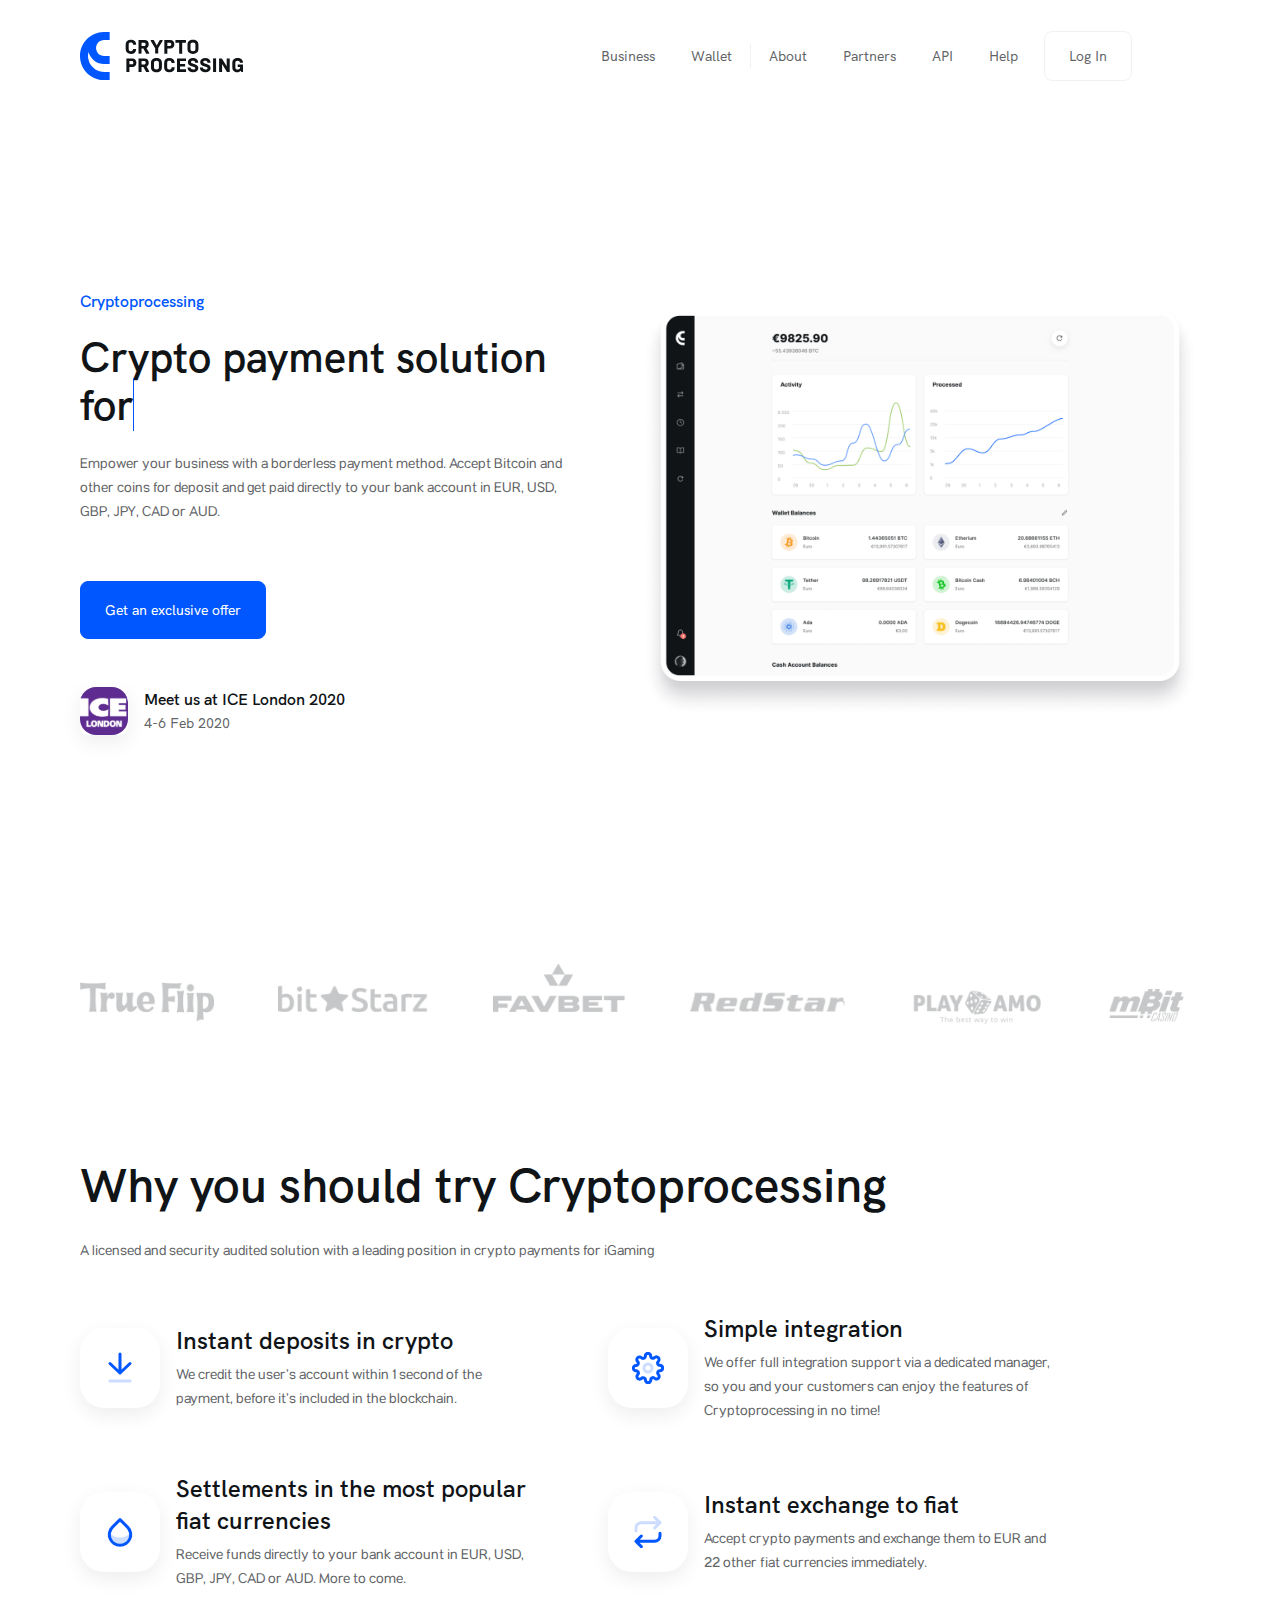
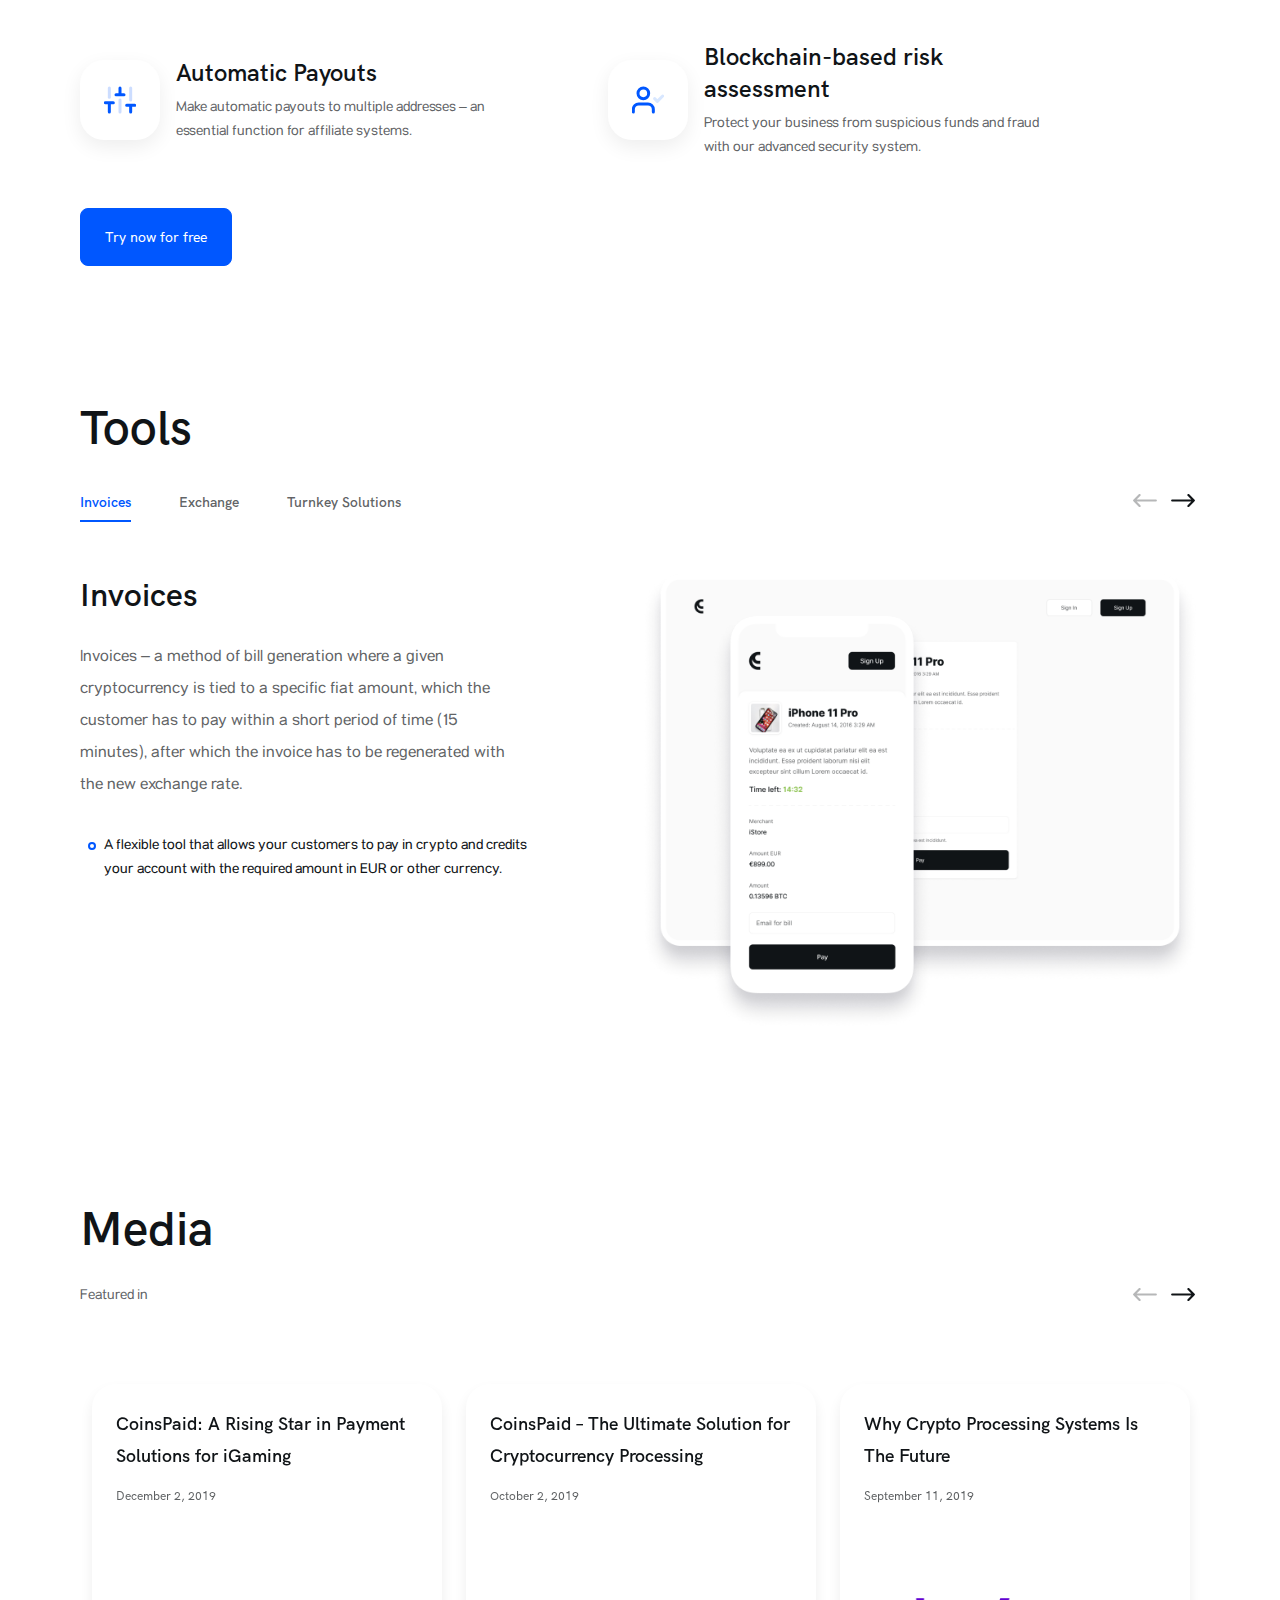
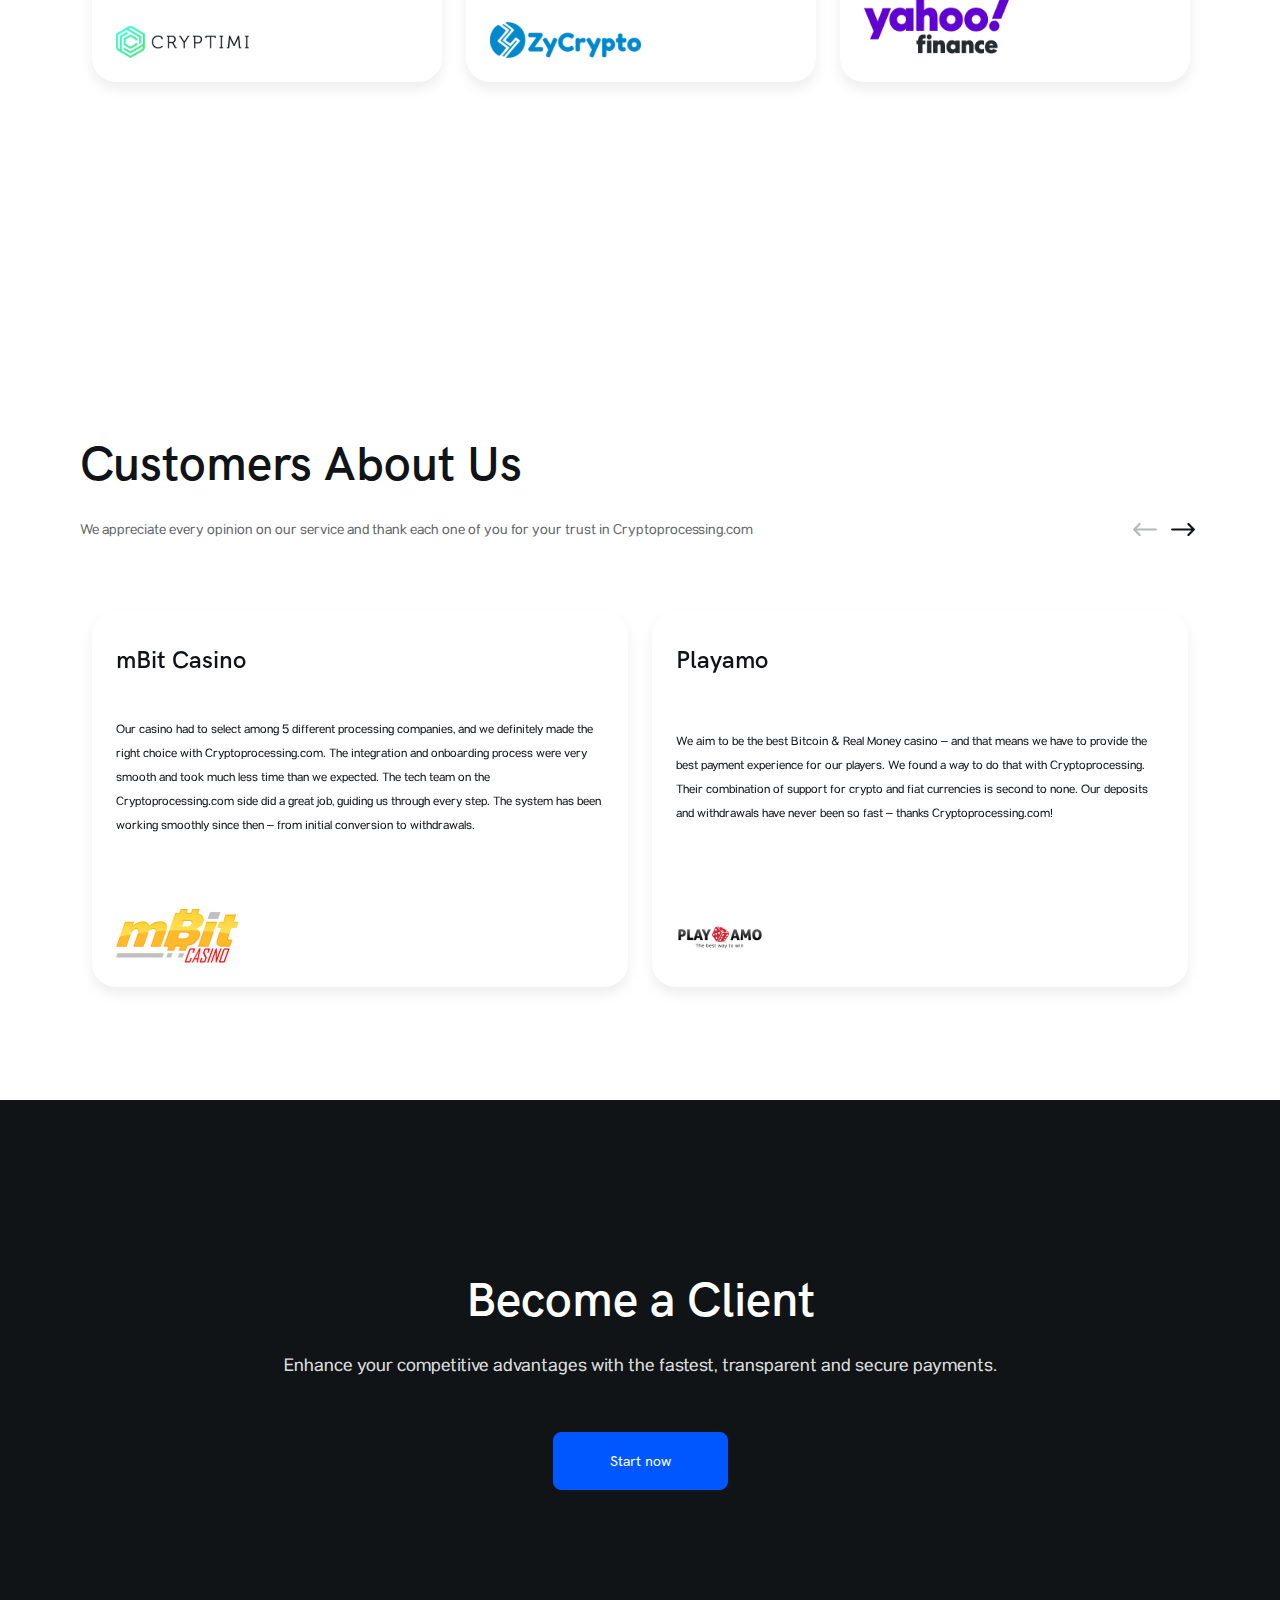
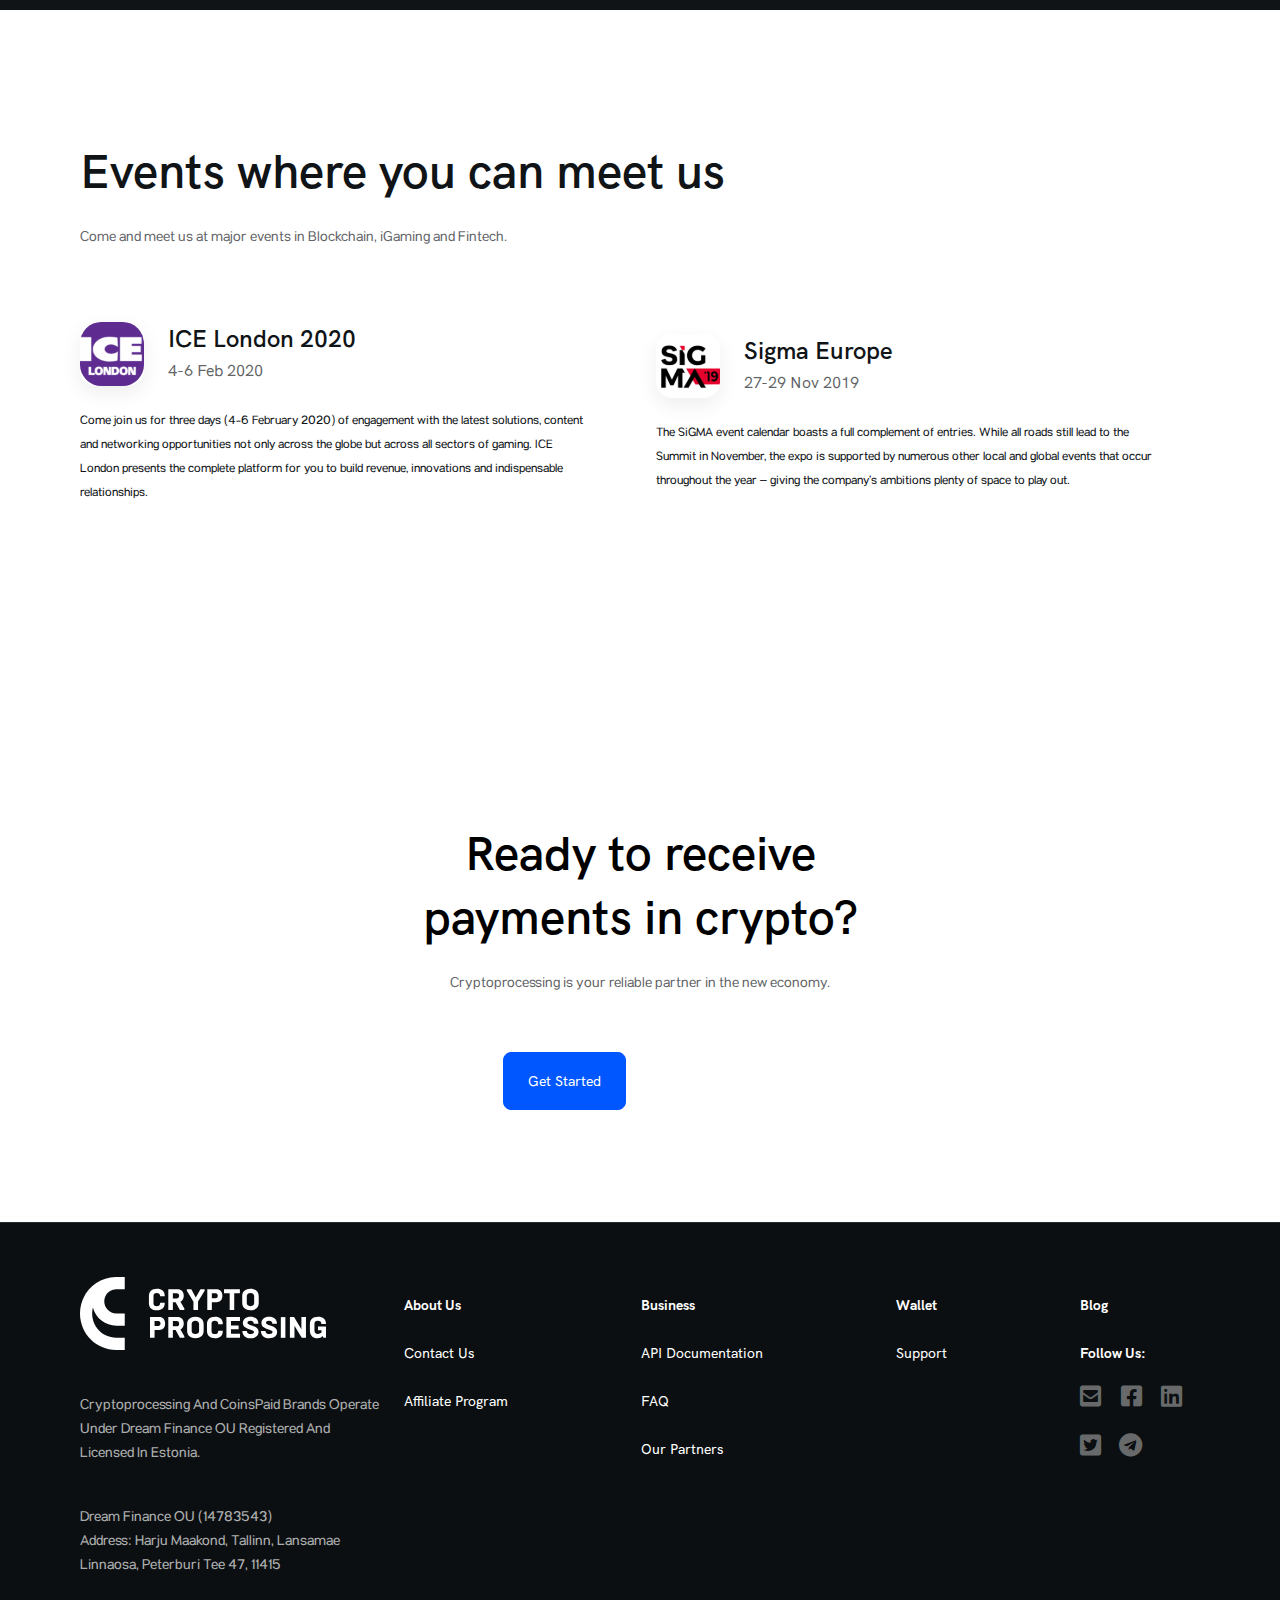
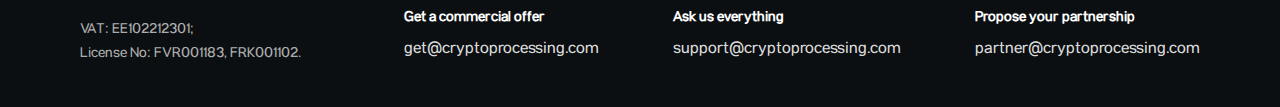
<file: crypto-payment-processing.html>
<!DOCTYPE html>
<html lang="en">
<head>
    <meta charset="UTF-8">
    <title>Crypto Payment Processor Software, Crypto Payment Gateway | CryptoProcessing</title>
    <meta name="description"  content="Best ⭐Cryptocurrency Payment Processing Solution⭐ for Your Business. All Merchants Can Accept Cryptocurrencies & Make Bitcoin Payments Online!" />
    <link rel="shortcut icon" href="favicon.png" type="image/png">
    <!-- Google Tag Manager -->
<script>(function(w,d,s,l,i){w[l]=w[l]||[];w[l].push({'gtm.start':
new Date().getTime(),event:'gtm.js'});var f=d.getElementsByTagName(s)[0],
j=d.createElement(s),dl=l!='dataLayer'?'&l='+l:'';j.async=true;j.src=
'https://www.googletagmanager.com/gtm.js?id='+i+dl;f.parentNode.insertBefore(j,f);
})(window,document,'script','dataLayer','GTM-P7NHRDK');</script>
<!-- End Google Tag Manager -->
    <link rel="image_src" href='images/cryptoprocessing.png' />
    <meta name="viewport" content="width=device-width, initial-scale=1.0, maximum-scale=1.0, user-scalable=no">
    <link rel="stylesheet" href="styles/main.css">
    <link rel="stylesheet" href="js/slick/slick.css">
    <link rel="stylesheet" type="text/css" href="js/slick/slick-theme.css"/>
    <link href="styles/fontawesome/css/all.css" rel="stylesheet">
    <link href="styles/animate.css" rel="stylesheet">
</head>
<body>
  <!-- Google Tag Manager (noscript) -->
<noscript><iframe src="https://www.googletagmanager.com/ns.html?id=GTM-P7NHRDK"
height="0" width="0" style="display:none;visibility:hidden"></iframe></noscript>
<!-- End Google Tag Manager (noscript) -->

<header class="header">
    <div class="container">
        <div class="logo">
            <a rel="canonical" href="index.html">
                <img class="logo-desctop" src="images/logo.svg">
                <img class="logo-mobile" src="images/logo-mobile.svg">
            </a>
        </div>

        <div class="main-menu-and-buttons">
            <div class="main-menu">
                <ul>
                    <li><a rel="canonical" href="crypto-payment-processing.html">Business</a></li>
                    <li><a rel="canonical" href="wallet.html">Wallet</a></li>
                    <li><a rel="canonical" href="about-us.html">About</a></li>
                    <li><a rel="canonical" href="partners.html">Partners</a></li>
                    <li><a rel="nofollow" href="https://docs.coinspaid.com/docs/api-documentation">API</a></li>
                    <li><a rel="nofollow" href="https://docs.coinspaid.com/docs/faq">Help</a></li>
                </ul>
            </div>

            <div class="buttons">
                <div class="white-btn">
                    <a rel="nofollow" href="https://app.coinspaid.com/login">Log In</a>
                </div>
                <!--                <div class="blue-btn">-->
                <!--                    <a href="/">Get Started</a>-->
                <!--                </div>-->

                <!--                <div class="lang">-->
                <!--                    <a class="active-lang" href="/">EN</a>-->
                <!--                    <a href="/">DE</a>-->
                <!--                    <a href="/">ES</a>-->
                <!--                </div>-->

                <div class="mobile-menu-btn">
                    <i class="fas fa-bars"></i>
                </div>
            </div>
        </div>

    </div>

</header>

<main>
    <div class="screen payment-solution screen-height">
        <div class="container">
            <div class="payment-solution-description">
                <h1 class="page-title">Cryptoprocessing</h1>

                <h2 class="screen-title">Crypto payment solution<br />for <span class="cursor-effect">iGaming</span></h2>

                <p class="regular-text">Empower your business with a borderless payment method. Accept Bitcoin and other coins for deposit and get paid directly to your bank account in EUR, USD, GBP, JPY, CAD or AUD.</p>

                <div class="buttons">
                    <div id="payment-solution-exclusive-offer" class="blue-btn">
                        <a rel="canonical" href="request-a-quote.html">Get an exclusive offer</a>
                    </div>

<!--                    <div class="white-btn">-->
<!--                        <a href="/">Watch Demo</a>-->
<!--                    </div>-->
                </div>

                <div class="event">
                    <div class="event-header">
                        <img class="event-logo" src="images/event-logo-1.svg">
                        <div class="event-title-and-date">
                            <h4 class="event-title"><a rel='nofollow' href="https://www.icelondon.uk.com/exhibitors/bgaming?&searchTerm=coinspaid&searchgroup=libraryentry-exhibitors">Meet us at ICE London 2020</a></h4>
                            <p class="event-date">4-6 Feb 2020</p>
                        </div>
                    </div>

<!--                    <div class="event-body">-->
<!--                        <p class="regular-text">-->
<!--                            The SiGMA event calendar boasts a full complement of entries. While all roads still lead to the Summit in November, the expo is supported by numerous other local and global events that occur throughout the year – giving the company’s ambitions plenty of space to play out.-->
<!--                        </p>-->
<!--                    </div>-->
                </div>
            </div>
            <div class="payment-solution-image">
                <img class="crypto-solution-img animated fadeInRight" src="images/desc-solution.png">
            </div>
        </div>
    </div>

    <div class="container sponsors-container visible-in-mob">
        <div class="sponsors">
            <img src="images/sponsor-1.png">
            <img src="images/sponsor-2.png">
            <img src="images/sponsor-3.png">
            <img src="images/sponsor-4.png">
            <img src="images/sponsor-5.png">
            <img src="images/sponsor-6.png">
        </div>
    </div>

    <div class="screen why-should-you-try">
        <div class="container">

            <h2 class="screen-title">Why you should try Cryptoprocessing</h2>
            <p class="regular-text">A licensed and security audited solution with a leading position in crypto payments for iGaming</p>

            <div class="advantages-list">

                <div class="advantage">
                    <div class="icon">
                        <img src="images/arrow-down-circle.svg">
                    </div>
                    <div class="advantage-info">
                        <h3 class="advantage-title">Instant deposits in crypto</h3>
                        <p class="regular-text">We credit the user’s account within 1 second of the payment, before it’s included in the blockchain.</p>
                    </div>
                </div>

                <div class="advantage">
                    <div class="icon">
                        <img src="images/settings.svg">
                    </div>
                    <div class="advantage-info">
                        <h3 class="advantage-title">Simple integration</h3>
                        <p class="regular-text">We offer full integration support via a dedicated manager, so you and your customers can enjoy the features of Cryptoprocessing in no time!</p>
                    </div>
                </div>

                <div class="advantage">
                    <div class="icon">
                        <img src="images/droplet.svg">
                    </div>
                    <div class="advantage-info">
                        <h3 class="advantage-title">Settlements in the most popular fiat currencies</h3>
                        <p class="regular-text">Receive funds directly to your bank account in EUR, USD, GBP, JPY, CAD or AUD. More to come.</p>
                    </div>
                </div>

                <div class="advantage">
                    <div class="icon">
                        <img src="images/repeat.svg">
                    </div>
                    <div class="advantage-info">
                        <h3 class="advantage-title">Instant exchange to fiat</h3>
                        <p class="regular-text">Accept crypto payments and exchange them to EUR and 22 other fiat currencies immediately.</p>
                    </div>
                </div>

                <div class="advantage">
                    <div class="icon">
                        <img src="images/sliders.svg">
                    </div>
                    <div class="advantage-info">
                        <h3 class="advantage-title">Automatic Payouts</h3>
                        <p class="regular-text">Make automatic payouts to multiple addresses – an essential function for affiliate systems.</p>
                    </div>
                </div>

                <div class="advantage">
                    <div class="icon">
                        <img src="images/user-check.svg">
                    </div>
                    <div class="advantage-info">
                        <h3 class="advantage-title">Blockchain-based risk assessment</h3>
                        <p class="regular-text">Protect your business from suspicious funds and fraud with our advanced security system.</p>
                    </div>
                </div>

            </div>

            <div class="buttons">
                <div id="why-should-you-try-try-now" class="blue-btn">
                    <a rel='canonical' href="request-a-quote.html">Try now for free</a>
                </div>

<!--                <div class="white-btn">-->
<!--                    <a href="/">Learn more</a>-->
<!--                </div>-->
            </div>
        </div>
    </div>

    <div class="screen capabilities">
        <div class="container">
            <h2 class="screen-title">Tools</h2>

            <div class="tabs-and-arrows">
                <div class="tabs">
                    <ul class="tabs-list">
                        <li class="tab active" dataTarget="tab-1" dataId="0">Invoices</li>
                        <li class="tab" dataTarget="tab-2" dataId="1">Exchange</li>
                        <li class="tab" dataTarget="tab-3" dataId="2">Turnkey Solutions</li>
<!--                        <li class="tab" dataTarget="tab-5" dataId="5">Recurring Payments<span class="text-badge">Soon</span></li>-->
                    </ul>
                </div>

                <div class="custom-slider-arrows">
                    <button class="custom-prev-arrow slick-disabled"></button>
                    <button class="custom-next-arrow"></button>
                </div>
            </div>

            <div id="tab-1" class="tab-content active">
                <div class="tab-info animated fadeInRight">
                    <h3 class="tab-title">Invoices</h3>
                    <p class="regular-text">Invoices – a method of bill generation where a given cryptocurrency is tied to a specific fiat amount, which the customer has to pay within a short period of time (15 minutes), after which the invoice has to be regenerated with the new exchange rate.</p>
                    <p class="addition-text">A flexible tool that allows your customers to pay in crypto and credits your account with the required amount in EUR or other currency.</p>
                </div>

                <div class="tab-img">
                    <img class="desc-tab-img animated fadeInRight" src="images/tools-desc-1.png">
                    <img class="mob-tab-img animated fadeInUp" src="images/tools-mob-1.png">
                </div>
            </div>

            <div id="tab-2" class="tab-content">
                <div class="tab-info animated fadeInRight">
                    <h3 class="tab-title">Exchange</h3>
                    <p class="regular-text">Instant exchange between 31 crypto- and 23 fiat currencies. Manage your financial risks with ease.</p>
                    <p class="addition-text">Automatic conversion of payments in any crypto or fiat currency into a currency of your choice.</p>
                    <p class="addition-text">Our OTC desk will help you to exchange large sums at the most preferable rates.</p>
                </div>

                <div class="tab-img">
                    <img class="desc-tab-img animated fadeInRight" src="images/tools-desc-2.png">
                    <img class="mob-tab-img animated fadeInUp" src="images/tools-mob-2.png">
                </div>
            </div>

            <div id="tab-3" class="tab-content">
                <div class="tab-info animated fadeInRight">
                    <h3 class="tab-title">Turnkey Solutions</h3>
                    <p class="regular-text">Cryptoprocessing offers a turnkey SaaS solution for businesses who wish to provide crypto payment services to their merchants using our infrastructure. Our partners get access to the same functionality that we use.</p>
                    <p class="addition-text">Out-of-the-box technical infrastructure.</p>
                    <p class="addition-text">Round-the-clock support and maintenance.</p>
                    <p class="addition-text">Timely upgrades of the system.</p>
                </div>

                <div class="tab-img">
                    <img class="desc-tab-img animated fadeInRight" src="images/tools-desc-3.png">
<!--                    <img class="mob-tab-img animated fadeInUp" src="images/tab-mob-1.svg">-->
                </div>
            </div>

<!--            <div id="tab-5" class="tab-content">-->
<!--                <div class="tab-info animated fadeInRight">-->
<!--                    <h3 class="tab-title">Recurring Payments</h3>-->
<!--                    <p class="regular-text">Recurring payments are like subscription payments familiar to users of services and various applications.-->
<!--                        If your business model is based around recurring payments, Cryptoprocessing helps you to accept specific amounts of fiat money in BTC.</p>-->
<!--                    <p class="regular-text">An innovative tool for a competitive edge.</p>-->
<!--                    <p class="addition-text">Instant payments with fees </p>-->
<!--                    <p class="addition-text">Instant payments with lower fees than traditional systems charge</p>-->
<!--                    <p class="addition-text">No fraud or chargebacks</p>-->
<!--                </div>-->

<!--                <div class="tab-img">-->
<!--                    <img class="desc-tab-img animated fadeInRight" src="images/tab-desc-1.svg">-->
<!--                    <img class="mob-tab-img animated fadeInUp" src="images/tab-mob-1.svg">-->
<!--                </div>-->
<!--            </div>-->
        </div>
    </div>

    <div class="screen media">
        <div class="container">
            <h2 class="screen-title">Media</h2>
            <div class="line-under-slider">
                <p class="regular-text">Featured in</p>

                <div class="custom-slider-arrows">
                    <button class="custom-prev-arrow customers-slider-arrow"></button>
                    <button class="custom-next-arrow customers-slider-arrow"></button>
                </div>
            </div>

            <div class="slider media-slider">
                <div class="media-card">
                    <a rel='nofollow' href="https://www.cryptimi.com/news/coinspaid-a-rising-star-in-payment-solutions-for-igaming">
                    <div class="media-card-header">
                        <h3 class="card-title">CoinsPaid: A Rising Star in Payment Solutions for iGaming</h3>
                        <p class="card-date">December 2,  2019</p>
                    </div>

                    <div class="media-card-logo-container">
                        <img class="media-card-logo" src="images/media-logo-1.svg">
                    </div>
                    </a>
                </div>

                <div class="media-card">
                    <a rel='nofollow' href="https://zycrypto.com/coinspaid-the-ultimate-solution-for-cryptocurrency-processing/">
                    <div class="media-card-header">
                        <h3 class="card-title">CoinsPaid – The Ultimate Solution for Cryptocurrency Processing</h3>
                        <p class="card-date">October 2, 2019</p>
                    </div>

                    <div class="media-card-logo-container">
                        <img class="media-card-logo" src="images/media-logo-2.svg">
                    </div>
                    </a>
                </div>
                <div class="media-card">
                    <a rel='nofollow' href="https://finance.yahoo.com/news/why-crypto-processing-systems-future-144659967.html">
                    <div class="media-card-header">
                        <h3 class="card-title">Why Crypto Processing Systems Is The Future</h3>
                        <p class="card-date">September 11, 2019</p>
                    </div>

                    <div class="media-card-logo-container">
                        <img class="media-card-logo" src="images/media-logo-3.svg">
                    </div>
                    </a>
                </div>
                <div class="media-card">
                    <a rel='nofollow' href="https://bitcoingarden.org/how-coinspaid-plans-to-disrupt-the-crypto-payment-industry/?__cf_chl_jschl_tk__=[base64]">
                    <div class="media-card-header">
                        <h3 class="card-title">How CoinsPaid Plans To Disrupt The Crypto Payment Industry</h3>
                        <p class="card-date">October 1, 2019</p>
                    </div>

                    <div class="media-card-logo-container">
                        <img class="media-card-logo" src="images/media-logo-4.svg">
                    </div>
                    </a>
                </div>
                <div class="media-card">
                    <a rel='nofollow' href="https://www.fxempire.com/news/article/the-fiat-market-vs-the-cryptocurrency-market-competition-or-partnership-593529">
                    <div class="media-card-header">
                        <h3 class="card-title">The fiat Market Vs The Cryptocurrency Market: Competition or Partnership?</h3>
                        <p class="card-date">August 15, 2019</p>
                    </div>

                    <div class="media-card-logo-container">
                        <img class="media-card-logo" src="images/media-logo-5.svg">
                    </div>
                    </a>
                </div>

                <div class="media-card">
                    <a rel='nofollow' href="https://lcb.org/news/coinspaid-joins-top-crypto-payment-gateways">
                    <div class="media-card-header">
                        <h3 class="card-title">Coinspaid Joins Top Crypto Payment Gateways</h3>
                        <p class="card-date">December 23, 2018</p>
                    </div>

                    <div class="media-card-logo-container">
                        <img class="media-card-logo" src="images/media-logo-6.svg">
                    </div>
                    </a>
                </div>
            </div>

        </div>
    </div>

    <div class="screen customers-about-us">
        <div class="container">
            <h2 class="screen-title">Customers About Us</h2>
            <div class="line-under-slider">
                <p class="regular-text">We appreciate every opinion on our service and thank each one of you for your trust in Cryptoprocessing.com</p>

                <div class="custom-slider-arrows">
                    <button class="custom-prev-arrow customers-slider-arrow"></button>
                    <button class="custom-next-arrow customers-slider-arrow"></button>
                </div>
            </div>

            <div class="slider customers-slider">
                <div class="customer-card">
                    <div class="card-header">
                        <!--                        <img class="customer-photo" src="images/custmer-logo-1.svg">-->
                        <div class="customer-info">
                            <h4 class="customer-name">mBit Casino</h4>
                            <!--                            <p class="customer-job-title">Head of Affiliation & Acquisition at BitStarz Casino</p>-->
                        </div>
                    </div>
                    <div class="card-body">
                        <p class="regular-text">Our casino had to select among 5 different processing companies, and we definitely made the right choice with Cryptoprocessing.com. The integration and onboarding process were very smooth and took much less time than we expected. The tech team on the Cryptoprocessing.com side did a great job, guiding us through every step. The system has been working smoothly since then – from initial conversion to withdrawals.
                        </p>
                    </div>
                    <div class="card-footer">
                        <img class="customer-logo" src="images/custmer-logo-1.svg">
                    </div>
                </div>

                <div class="customer-card">
                    <div class="card-header">
                        <!--                        <img class="customer-photo" src="images/customer-1.png">-->
                        <div class="customer-info">
                            <h4 class="customer-name">Playamo</h4>
                            <!--                            <p class="customer-job-title">Head of Affiliation & Acquisition at BitStarz Casino</p>-->
                        </div>
                    </div>
                    <div class="card-body">
                        <p class="regular-text">We aim to be the best Bitcoin & Real Money casino – and that means we have to provide the best payment experience for our players. We found a way to do that with Cryptoprocessing. Their combination of support for crypto and fiat currencies is second to none. Our deposits and withdrawals have never been so fast – thanks Cryptoprocessing.com!</p>
                    </div>
                    <div class="card-footer">
                        <img class="customer-logo" src="images/custmer-logo-2.svg">
                    </div>
                </div>
                <div class="customer-card">
                    <div class="card-header">
                        <!--                        <img class="customer-photo" src="images/customer-1.png">-->
                        <div class="customer-info">
                            <h4 class="customer-name">Redstar Poker</h4>
                            <!--                            <p class="customer-job-title">Head of Affiliation & Acquisition at BitStarz Casino</p>-->
                        </div>
                    </div>
                    <div class="card-body">
                        <p class="regular-text">Our company runs the oldest poker room in the Russian-speaking space, with very demanding clients, many of whom are high-stakes players. They expect their deposits to be processed within minutes and they don't want to wait for days for a withdrawal. So for us it's the speed of Cryptoprocessing.com that is the most important. We've also always had great communications with them. We hope that our partnership will continue for many years to come.</p>
                    </div>
                    <div class="card-footer">
                        <img class="customer-logo" src="images/custmer-logo-3.svg">
                    </div>
                </div>

                <div class="customer-card">
                    <div class="card-header">
                        <!--                        <img class="customer-photo" src="images/customer-1.png">-->
                        <div class="customer-info">
                            <h4 class="customer-name">X-bet.co</h4>
                            <!--                            <p class="customer-job-title">Head of Affiliation & Acquisition at BitStarz Casino</p>-->
                        </div>
                    </div>
                    <div class="card-body">
                        <p class="regular-text">Since we offer all types of betting & gamblig (sports, eSports, casino, live), we needed a payment solution that could tick all the boxes. Cryptoprocessing.com by CoinsPaid managed to do that. We've never had any problems with them, their support was always available. Their system of cold and hot wallets also proved extremely secure and convenient. Thanks and all the best!</p>
                    </div>
                    <div class="card-footer">
                        <img class="customer-logo" src="images/custmer-logo-4.svg">
                    </div>
                </div>

                <div class="customer-card">
                    <div class="card-header">
                        <!--                        <img class="customer-photo" src="images/customer-1.png">-->
                        <div class="customer-info">
                            <h4 class="customer-name">Ultraplay</h4>
                            <!--                            <p class="customer-job-title">Head of Affiliation & Acquisition at BitStarz Casino</p>-->
                        </div>
                    </div>
                    <div class="card-body">
                        <p class="regular-text">We were voted number 1 eSports supplier of the year for the 2nd time, and in part this success is thanks to Cryptoprocessing.com by CoinsPaid. We were among the first to offer betting on eSports in crypto, and Cryptoprocessing.com gateway was a great choice for that. We already accept 7 different cryptocurrencies, and Cryptoprocessing.com instantly converts them into the currency we need. Crypto betting is the future – we're glad that we realized it and found the guys from Cryptoprocessing.com.</p>
                    </div>
                    <div class="card-footer">
                        <img class="customer-logo" src="images/custmer-logo-5.svg">
                    </div>
                </div>
                <div class="customer-card">
                    <div class="card-header">
                        <!--                        <img class="customer-photo" src="images/customer-1.png">-->
                        <div class="customer-info">
                            <h4 class="customer-name">True Flip</h4>
                            <!--                            <p class="customer-job-title">Head of Affiliation & Acquisition at BitStarz Casino</p>-->
                        </div>
                    </div>
                    <div class="card-body">
                        <p class="regular-text">We spent two years building our own crypto processing system, but the result wasn't what we expected. Some transactions got lost, or we got 0 confirmations, etc. Finally we decided to switch to Cryptoprocessing.com – and we got everything we had hoped for. A smoothly working gateway where payments are never lost, with fast processing times etc. Thanks a lot to the team!</p>
                    </div>
                    <div class="card-footer">
                        <img class="customer-logo" src="images/custmer-logo-6.svg">
                    </div>
                </div>

                <div class="customer-card">
                    <div class="card-header">
                        <!--                        <img class="customer-photo" src="images/customer-1.png">-->
                        <div class="customer-info">
                            <h4 class="customer-name">N1 Partners</h4>
                            <!--                            <p class="customer-job-title">Head of Affiliation & Acquisition at BitStarz Casino</p>-->
                        </div>
                    </div>
                    <div class="card-body">
                        <p class="regular-text">Everyone at Cryptoprocessing.com by CoinsPaid is focused on evolving our products and services to meet the changing needs of our users. We look forward to working with Cryptoprocessing.com on our ongoing mission of becoming the best and most trusted multi-crypto casino.</p>
                    </div>
                    <div class="card-footer">
                        <img class="customer-logo" src="images/custmer-logo-7.svg">
                    </div>
                </div>

            </div>

        </div>
    </div>

    <div class="become-partner">
        <div class="container">
            <h2 class="block-title">
                Become a Client
            </h2>

            <p class="regular-text">
                Enhance your competitive advantages with the fastest, transparent and secure payments.
            </p>

            <div id="become-partnet-start-now-2" class="blue-btn">
                <a rel='canonical' href="request-a-quote.html">Start now</a>
            </div>
        </div>
    </div>

    <div class="screen events">
        <div class="container">
            <h2 class="screen-title">Events where you can meet us</h2>
            <p class="regular-text">Come and meet us at major events in Blockchain, iGaming and Fintech.</p>

            <div class="events-container">
                <div class="event">
                    <div class="event-header">
                        <img class="event-logo" src="images/event-logo-1.svg">
                        <div class="event-title-and-date">
                            <h4 class="event-title"><a rel='nofollow' href="https://www.icelondon.uk.com/exhibitors/bgaming?&searchTerm=coinspaid&searchgroup=libraryentry-exhibitors">ICE London 2020</a></h4>
                            <p class="event-date">4-6 Feb 2020</p>
                        </div>
                    </div>

                    <div class="event-body">
                        <p class="regular-text">
                            Come join us for three days (4-6 February 2020) of engagement with the latest solutions, content and networking opportunities not only across the globe but across all sectors of gaming. ICE London presents the complete platform for you to build revenue, innovations and indispensable relationships.
                        </p>
                    </div>
                </div>

                <div class="event">
                    <div class="event-header">
                        <img class="event-logo" src="images/event-logo-2.svg">
                        <div class="event-title-and-date">
                            <h4 class="event-title"><a rel='nofollow' href="https://sigma.com.mt">Sigma Europe</a></h4>
                            <p class="event-date">27-29 Nov 2019</p>
                        </div>
                    </div>

                    <div class="event-body">
                        <p class="regular-text">
                            The SiGMA event calendar boasts a full complement of entries. While all roads still lead to the Summit in November, the expo is supported by numerous other local and global events that occur throughout the year – giving the company’s ambitions plenty of space to play out.
                        </p>
                    </div>
                </div>

            </div>
        </div>
    </div>

    <div class="black-block dark">
        <div class="container">
            <h2 class="block-title">
                Ready to receive payments in crypto?
            </h2>

            <p class="regular-text">
                Cryptoprocessing is your reliable partner in the new economy.
            </p>

            <div class="buttons">
                <div id="black-block-get-started" class="blue-btn">
                    <a rel='canonical' href="request-a-quote.html">Get Started</a>
                </div>

                <div class="white-btn">
                    <a href="mailto:get@cryptoprocessing.com">Contact Sales</a>
                </div>
            </div>
        </div>
    </div>
</main>


<footer class="footer dark">
      <div class="container">
          <div class="about-company">
              <img class="logo" src="images/logo-white.svg">
              <p class="regular-text">Cryptoprocessing and CoinsPaid brands operate under Dream Finance OU registered and licensed in Estonia.</p>
              <p class="regular-text">Dream Finance OU (14783543)<br />Address: Harju Maakond, Tallinn, Lansamae linnaosa, Peterburi tee 47, 11415</p>
              <p class="regular-text">VAT: EE102212301;<br/>License No: FVR001183, FRK001102.</p>
              <!--            <div class="app-buttons">-->
              <!--                <div class="white-btn"><a href="/"><i class="fab fa-apple"></i></a></div>-->
              <!--                <div class="white-btn"><a href="/"><i class="fab fa-android"></i></a></div>-->
              <!--            </div>-->
          </div>

          <div class="menus-and-contacts">
              <div class="menu-region">
                  <div class="footer-menu">
                      <ul>
                          <li><a rel="canonical" href="about-us.html">About us</a></li>
                          <li><a rel="canonical" href="about-us.html">Contact us</a></li>
                          <!--                        <li><a href="/">Career</a></li>-->
                          <li><a rel="canonical" href="affiliate-program.html">Affiliate program</a></li>
                      </ul>
                  </div>

                  <div class="footer-menu">
                      <ul>
                          <li><a rel="canonical" href="crypto-payment-processing.html">Business</a></li>
                          <li><a rel="nofollow" href="https://docs.coinspaid.com/docs/api-documentation">API documentation</a></li>
                          <li><a rel="nofollow" href="https://docs.coinspaid.com/docs/faq">FAQ</a></li>
                          <li><a rel="nofollow" href="partners.html">Our partners</a></li>
                      </ul>
                  </div>

                  <div class="footer-menu">
                      <ul>
                          <li><a rel="canonical" href="wallet.html">Wallet</a></li>
                          <li><a href="mailto:support@coinspaid.com">Support</a></li>
                          <!--                        <li><a href="/">Buy Bitcoin</a></li>-->
                          <!--                        <li><a href="/">Legal and Privacy</a></li>-->
                      </ul>
                  </div>

                  <div class="footer-menu">
                      <ul>
                          <!--                        <li>Press and Media</li>-->
                          <li><a rel="nofollow" href="https://medium.com/@coinspaid">Blog</a></li>
                      </ul>
                      <div class="follow-us-block">
                          <h4 class="follow-us">Follow Us:</h4>

                          <div class="social-btns">
                              <a class="soc-btn" href="mailto:get@cryptoprocessing.com" target="_blank"><i class="fas fa-envelope-square"></i></a>
                              <a rel="nofollow" class="soc-btn" href="https://www.facebook.com/Cryptoprocessingcom/" target="_blank"><i class="fab fa-facebook-square"></i></a>
                              <a rel="nofollow" class="soc-btn" href="https://www.linkedin.com/company/cryptoprocessing-com/" target="_blank"><i class="fab fa-linkedin"></i></a>
                              <a rel="nofollow" class="soc-btn" href="https://twitter.com/processing_com" target="_blank"><i class="fab fa-twitter-square"></i></a>
                              <a rel="nofollow" class="soc-btn" href="https://t.me/CoinsPaid_Official" target="_blank"><i class="fab fa-telegram"></i></a>
                          </div>
                      </div>
                  </div>

              </div>

              <div class="contact-mails">
                  <div class="contact-mail">
                      <h3 class="description">Get a commercial offer</h3>
                      <a class="mail" href="mailto:get@cryptoprocessing.com">get@cryptoprocessing.com</a>
                  </div>

                  <div class="contact-mail">
                      <h3 class="description">Ask us everything</h3>
                      <a class="mail" href="mailto:support@cryptoprocessing.com">support@cryptoprocessing.com</a>
                  </div>

                  <div class="contact-mail">
                      <h3 class="description">Propose your partnership</h3>
                      <a class="mail" href="mailto:partner@cryptoprocessing.com">partner@cryptoprocessing.com</a>
                  </div>
              </div>
          </div>
      </div>
  </footer>

<script type="text/javascript" src="js/jquery.min.js"></script>
<script type="text/javascript" src="js/slick/slick.min.js"></script>
<script type="text/javascript" src="js/index.js"></script>
</body>
</html>
</file>
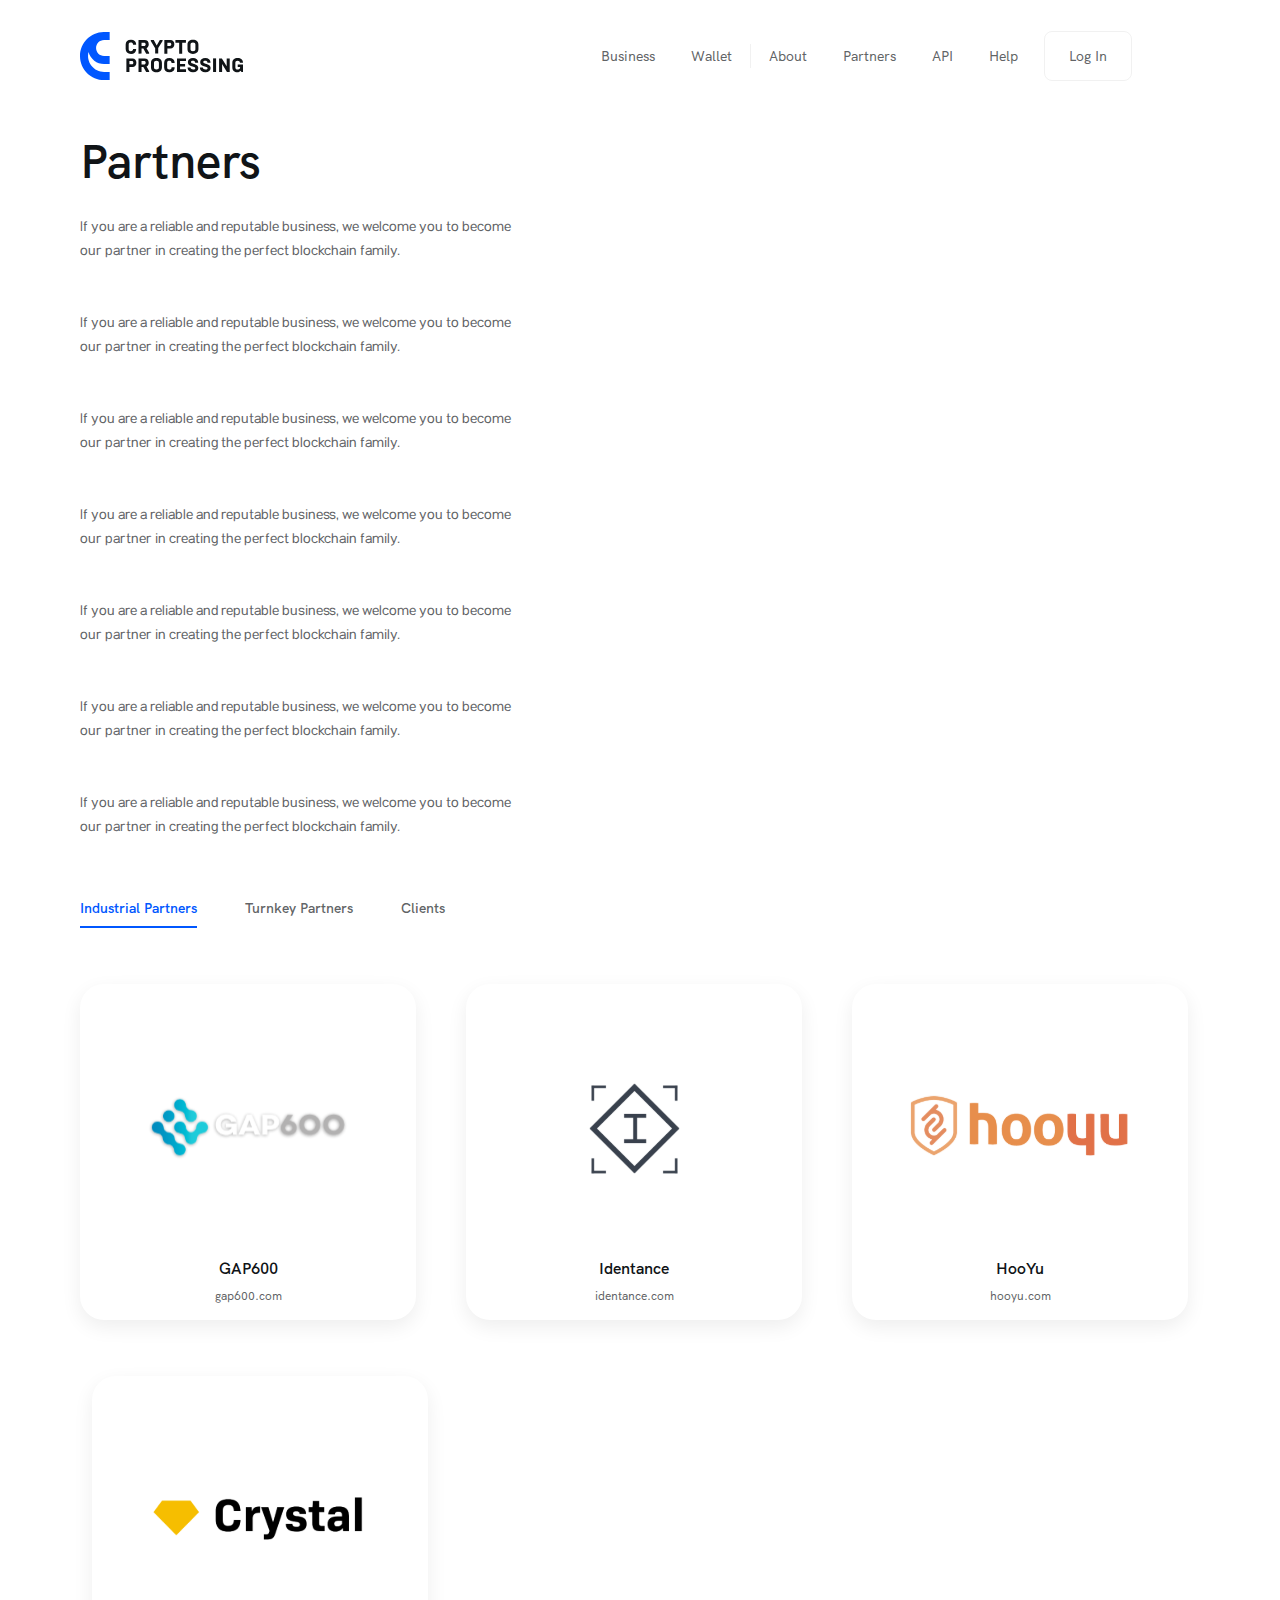
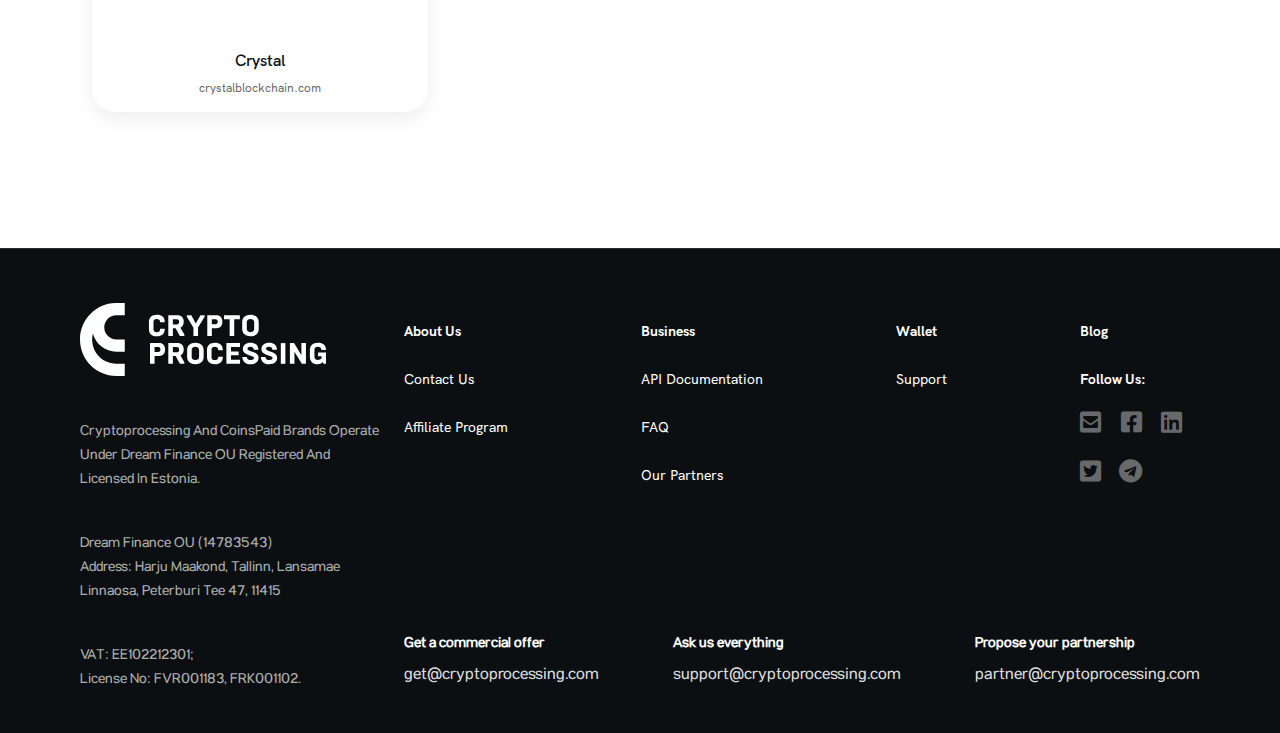
<file: partners.html>
<!DOCTYPE html>
<html lang="en">
<head>
    <meta charset="UTF-8">
    <title>Partners | CryptoProcessing</title>
    <link rel="shortcut icon" href="favicon.png" type="image/png">
    <meta name="description"  content="Become our reliable Partner & welcome to CryptoProcessing family!" />
    <!-- Google Tag Manager -->
<script>(function(w,d,s,l,i){w[l]=w[l]||[];w[l].push({'gtm.start':
new Date().getTime(),event:'gtm.js'});var f=d.getElementsByTagName(s)[0],
j=d.createElement(s),dl=l!='dataLayer'?'&l='+l:'';j.async=true;j.src=
'https://www.googletagmanager.com/gtm.js?id='+i+dl;f.parentNode.insertBefore(j,f);
})(window,document,'script','dataLayer','GTM-P7NHRDK');</script>
<!-- End Google Tag Manager -->
    <link rel="image_src" href='images/cryptoprocessing.png' />
    <meta name="viewport" content="width=device-width, initial-scale=1.0, maximum-scale=1.0, user-scalable=no">
    <link rel="stylesheet" href="styles/main.css">
    <link rel="stylesheet" href="js/slick/slick.css">
    <link rel="stylesheet" type="text/css" href="js/slick/slick-theme.css"/>
    <link href="styles/fontawesome/css/all.css" rel="stylesheet">
    <link href="styles/animate.css" rel="stylesheet">
</head>
<body>
  <!-- Google Tag Manager (noscript) -->
<noscript><iframe src="https://www.googletagmanager.com/ns.html?id=GTM-P7NHRDK"
height="0" width="0" style="display:none;visibility:hidden"></iframe></noscript>
<!-- End Google Tag Manager (noscript) -->

<header class="header">
    <div class="container">
        <div class="logo">
            <a rel="canonical" href="index.html">
                <img class="logo-desctop" src="images/logo.svg">
                <img class="logo-mobile" src="images/logo-mobile.svg">
            </a>
        </div>

        <div class="main-menu-and-buttons">
            <div class="main-menu">
                <ul>
                    <li><a rel="canonical" href="crypto-payment-processing.html">Business</a></li>
                    <li><a rel="canonical" href="wallet.html">Wallet</a></li>
                    <li><a rel="canonical" href="about-us.html">About</a></li>
                    <li><a rel="canonical" href="partners.html">Partners</a></li>
                    <li><a rel="nofollow" href="https://docs.coinspaid.com/docs/api-documentation">API</a></li>
                    <li><a rel="nofollow" href="https://docs.coinspaid.com/docs/faq">Help</a></li>
                </ul>
            </div>

            <div class="buttons">
                <div class="white-btn">
                    <a rel="nofollow" href="https://app.coinspaid.com/login">Log In</a>
                </div>
                <!--                <div class="blue-btn">-->
                <!--                    <a href="/">Get Started</a>-->
                <!--                </div>-->

                <!--                <div class="lang">-->
                <!--                    <a class="active-lang" href="/">EN</a>-->
                <!--                    <a href="/">DE</a>-->
                <!--                    <a href="/">ES</a>-->
                <!--                </div>-->

                <div class="mobile-menu-btn">
                    <i class="fas fa-bars"></i>
                </div>
            </div>
        </div>

    </div>

</header>

<main>

    <div class="screen partners">
        <div class="container">
            <h2 class="screen-title">Partners</h2>

            <p class="regular-text">If you are a reliable and reputable business, we welcome you to become our partner in creating the perfect blockchain family.</p>
            <p class="regular-text">If you are a reliable and reputable business, we welcome you to become our partner in creating the perfect blockchain family.</p>
            <p class="regular-text">If you are a reliable and reputable business, we welcome you to become our partner in creating the perfect blockchain family.</p>
            <p class="regular-text">If you are a reliable and reputable business, we welcome you to become our partner in creating the perfect blockchain family.</p>
            <p class="regular-text">If you are a reliable and reputable business, we welcome you to become our partner in creating the perfect blockchain family.</p>
            <p class="regular-text">If you are a reliable and reputable business, we welcome you to become our partner in creating the perfect blockchain family.</p>
            <p class="regular-text">If you are a reliable and reputable business, we welcome you to become our partner in creating the perfect blockchain family.</p>

            <div class="tabs-and-arrows">
                <div class="tabs">
                    <ul class="tabs-list">
<!--                        <li class="tab active" dataTarget="tab-1" dataId="0">Marketing Partners</li>-->
                        <li class="tab active" dataTarget="tab-2" dataId="1">Industrial Partners</li>
                        <li class="tab" dataTarget="tab-3" dataId="2">Turnkey Partners</li>
                        <li class="tab" dataTarget="tab-4" dataId="3">Clients</li>
                    </ul>
                </div>

                <div class="custom-slider-arrows">
                    <button class="custom-prev-arrow slick-disabled"></button>
                    <button class="custom-next-arrow"></button>
                </div>
            </div>

<!--            <div id="tab-1" class="tab-content active">-->

<!--                <div class="partner-card animated fadeInRight">-->
<!--                    <div class="partner-logo-container">-->
<!--                        <img class="partner-logo" src="images/partner-1.png">-->
<!--                    </div>-->
<!--                    <h4 class="partner-name">N1 Partners</h4>-->
<!--                    <a class="partner-link">Link</a>-->
<!--                </div>-->

<!--                <div class="partner-card animated fadeInRight">-->
<!--                    <div class="partner-logo-container">-->
<!--                        <img class="partner-logo" src="images/partner-2.png">-->
<!--                    </div>-->

<!--                    <h4 class="partner-name">UltraPlay</h4>-->

<!--                    <a class="partner-link">Link</a>-->
<!--                </div>-->

<!--                <div class="partner-card animated fadeInRight">-->
<!--                    <div class="partner-logo-container">-->
<!--                        <img class="partner-logo" src="images/patner-3.png">-->
<!--                    </div>-->

<!--                    <h4 class="partner-name">CoinPoint</h4>-->

<!--                    <a class="partner-link">Link</a>-->

<!--                </div>-->

<!--                <div class="partner-card animated fadeInRight">-->
<!--                    <div class="partner-logo-container">-->
<!--                        <img class="partner-logo" src="images/partner-2.png">-->
<!--                    </div>-->

<!--                    <h4 class="partner-name">N1 Partners</h4>-->

<!--                    <a class="partner-link">Link</a>-->
<!--                </div>-->
<!--                <div class="partner-card animated fadeInRight">-->
<!--                    <div class="partner-logo-container">-->
<!--                        <img class="partner-logo" src="images/partner-2.png">-->
<!--                    </div>-->

<!--                    <h4 class="partner-name">N1 Partners</h4>-->

<!--                    <a class="partner-link">Link</a>-->
<!--                </div>-->
<!--                <div class="partner-card animated fadeInRight">-->
<!--                    <div class="partner-logo-container">-->
<!--                        <img class="partner-logo" src="images/partner-2.png">-->
<!--                    </div>-->

<!--                    <h4 class="partner-name">N1 Partners</h4>-->

<!--                    <a class="partner-link">Link</a>-->

<!--                </div>-->
<!--                <div class="partner-card animated become-partner fadeInRight">-->
<!--                    <div class="hover-content">-->
<!--                        <div class="hover-content-text">-->
<!--                            <h3 class="hover-content-title">Become a Partner</h3>-->
<!--                            <p class="regular-text">Join our Partner Program and enjoy the highest reward</p>-->
<!--                        </div>-->

<!--                        <div class="blue-btn">-->
<!--                            <a href="/">Become a Partner</a>-->
<!--                        </div>-->
<!--                    </div>-->
<!--                </div>-->

<!--            </div>-->

            <div id="tab-2" class="tab-content active">
                <div class="partner-card animated fadeInRight">
                    <div class="partner-logo-container">
                        <img class="partner-logo" src="images/partner-1.svg">
                    </div>

                    <h4 class="partner-name">GAP600</h4>

                    <a rel="nofollow" class="partner-link" href="https://gap600.com">gap600.com</a>

                </div>

<!--                <div class="partner-card animated fadeInRight">-->
<!--                    <div class="partner-logo-container">-->
<!--                        <img class="partner-logo" src="images/partner-3.svg">-->
<!--                    </div>-->

<!--                    <h4 class="partner-name">Elliptic</h4>-->

<!--                    <a class="partner-link" href="https://elliptic.co">elliptic.co</a>-->
<!--                </div>-->
                <div class="partner-card animated fadeInRight">
                    <div class="partner-logo-container">
                        <img class="partner-logo" src="images/partner-4.svg">
                    </div>

                    <h4 class="partner-name">Identance</h4>

                    <a rel="nofollow" class="partner-link" href="https://identance.com">identance.com</a>

                </div>
                <div class="partner-card animated fadeInRight">
                    <div class="partner-logo-container">
                        <img class="partner-logo" src="images/partner-5.svg">
                    </div>

                    <h4 class="partner-name">HooYu</h4>

                    <a rel="nofollow" class="partner-link" href="https://hooyu.com">hooyu.com</a>
                </div>

                <div class="partner-card animated fadeInRight">
                    <div class="partner-logo-container">
                        <img class="partner-logo" src="images/partner-2.svg">
                    </div>

                    <h4 class="partner-name">Crystal</h4>

                    <a rel="nofollow" class="partner-link" href="https://crystalblockchain.com">crystalblockchain.com</a>
                </div>

<!--                <div class="partner-card animated fadeInRight">-->
<!--                    <div class="partner-logo-container">-->
<!--                        <img class="partner-logo" src="images/partner-6.svg">-->
<!--                    </div>-->

<!--                    <h4 class="partner-name">Kaspersky</h4>-->

<!--                    <a class="partner-link" href="https://kaspersky.com">kaspersky.com</a>-->
<!--                </div>-->
<!--                <div class="partner-card animated fadeInRight">-->
<!--                    <div class="partner-logo-container">-->
<!--                        <img class="partner-logo" src="images/patner-3.png">-->
<!--                    </div>-->

<!--                    <h4 class="partner-name">N1 Partners</h4>-->

<!--                    <a class="partner-link">Link</a>-->

<!--                </div>-->
<!--                <div class="partner-card animated become-partner fadeInRight">-->
<!--                    <div class="hover-content">-->
<!--                        <div class="hover-content-text">-->
<!--                            <h3 class="hover-content-title">Become a Partner</h3>-->
<!--                            <p class="regular-text">Join our Partner Program and enjoy the highest reward</p>-->
<!--                        </div>-->

<!--                        <div class="blue-btn">-->
<!--                            <a href="/">Become a Partner</a>-->
<!--                        </div>-->
<!--                    </div>-->
<!--                </div>-->

            </div>

            <div id="tab-3" class="tab-content">
                <div class="partner-card animated fadeInRight">
                    <div class="partner-logo-container">
                        <img class="partner-logo" src="images/partner-7.svg">
                    </div>

                    <h4 class="partner-name">Finectum</h4>

                    <a rel="nofollow" class="partner-link" href="https://finectum.com">finectum.com</a>
                </div>
                <div class="partner-card animated fadeInRight">
                    <div class="partner-logo-container">
                        <img class="partner-logo" src="images/partner-8.svg">
                    </div>

                    <h4 class="partner-name">WllxPay</h4>

                    <a rel="nofollow" class="partner-link" href="https://wllxpay.io">wllxpay.io</a>
                </div>
<!--                <div class="partner-card animated fadeInRight">-->
<!--                    <div class="partner-logo-container">-->
<!--                        <img class="partner-logo" src="images/partner-2.png">-->
<!--                    </div>-->

<!--                    <h4 class="partner-name">N1 Partners</h4>-->

<!--                    <a class="partner-link">Link</a>-->

<!--                </div>-->
                <div class="partner-card animated become-partner fadeInRight">
                    <div class="hover-content">
                        <div class="hover-content-text">
                            <h3 class="hover-content-title">Become a Client</h3>
                            <p class="regular-text">Start your own payment business.</p>
                        </div>

                        <div id="partner-card-become-client" class="blue-btn">
                            <a rel="canonical" href="request-a-quote.html">Become a Client</a>
                        </div>
                    </div>
                </div>
            </div>

            <div id="tab-4" class="tab-content">
                <div class="partner-card animated fadeInRight">
                    <div class="partner-logo-container">
                        <img class="partner-logo" src="images/client-1.svg">
                    </div>

                    <h4 class="partner-name">N1 Partners</h4>

                    <a rel="nofollow" class="partner-link" href="https://n1affiliates.com">n1affiliates.com</a>
                </div>
                <div class="partner-card animated fadeInRight">
                    <div class="partner-logo-container">
                        <img class="partner-logo" src="images/client-2.svg">
                    </div>

                    <h4 class="partner-name">BitStarz</h4>

                    <a rel="nofollow" class="partner-link" href="https://bitstarz.com">bitstarz.com</a>
                </div>

                <div class="partner-card animated fadeInRight">
                    <div class="partner-logo-container">
                        <img class="partner-logo" src="images/client-4.svg">
                    </div>

                    <h4 class="partner-name">Ultraplay</h4>

                    <a rel="nofollow" class="partner-link" href="https://ultraplay.co">ultraplay.co</a>

                </div>

                <div class="partner-card animated fadeInRight">
                    <div class="partner-logo-container">
                        <img class="partner-logo" src="images/client-9.svg">
                    </div>

                    <h4 class="partner-name">Playlogia</h4>

                    <a rel="nofollow" class="partner-link" href="https://playlogia.com">playlogia.com</a>

                </div>

                <div class="partner-card animated fadeInRight">
                    <div class="partner-logo-container">
                        <img class="partner-logo" src="images/client-3.svg">
                    </div>

                    <h4 class="partner-name">Playamo</h4>

                    <a rel="nofollow" class="partner-link" href="https://playamo.com">playamo.com</a>

                </div>

                <div class="partner-card animated fadeInRight">
                    <div class="partner-logo-container">
                        <img class="partner-logo" src="images/client-5.svg">
                    </div>

                    <h4 class="partner-name">TrueFlip</h4>

                    <a rel="nofollow" class="partner-link" href="https://trueflip.io/">trueflip.io</a>

                </div>

                <div class="partner-card animated fadeInRight">
                    <div class="partner-logo-container">
                        <img class="partner-logo" src="images/client-6.svg">
                    </div>

                    <h4 class="partner-name">mBit</h4>

                    <a rel="nofollow" class="partner-link" href="https://mbitcasino.com">mbitcasino.com</a>

                </div>

                <div class="partner-card animated fadeInRight">
                    <div class="partner-logo-container">
                        <img class="partner-logo" src="images/client-7.svg">
                    </div>

                    <h4 class="partner-name">X-bet</h4>

                    <a rel="nofollow" class="partner-link" href="https://x-bet.co">X-bet.co</a>

                </div>

                <div class="partner-card animated fadeInRight">
                    <div class="partner-logo-container">
                        <img class="partner-logo" src="images/client-8.svg">
                    </div>

                    <h4 class="partner-name">Redstar Poker</h4>

                    <a rel="nofollow" class="partner-link" href="https://redstarpoker.ru">redstarpoker.ru</a>

                </div>

                <div class="partner-card become-partner animated fadeInRight">
                    <div class="hover-content">
                        <div class="hover-content-text">
                            <h3 class="hover-content-title">Become a Client</h3>
                            <p class="regular-text">Enhance your competitive advantages with the fastest, transparent and secure payments.</p>
                        </div>

                        <div id="partner-card-become-client-2" class="blue-btn">
                            <a rel="canonical" href="request-a-quote.html">Become a Client</a>
                        </div>
                    </div>
                </div>
            </div>

            <div class="bottom-text-for-mob">
                <h2 class="screen-title">
                    Become a Partner
                </h2>

                <p class="regular-text">Join our Partner Program and enjoy the highest reward</p>

                <div id="partner-card-become-partner" class="blue-btn">
                    <a rel="canonical" href="affiliate-program.html">Become a Partner</a>
                </div>
            </div>


        </div>
    </div>

</main>

<footer class="footer dark">
      <div class="container">
          <div class="about-company">
              <img class="logo" src="images/logo-white.svg">
              <p class="regular-text">Cryptoprocessing and CoinsPaid brands operate under Dream Finance OU registered and licensed in Estonia.</p>
              <p class="regular-text">Dream Finance OU (14783543)<br />Address: Harju Maakond, Tallinn, Lansamae linnaosa, Peterburi tee 47, 11415</p>
              <p class="regular-text">VAT: EE102212301;<br/>License No: FVR001183, FRK001102.</p>
              <!--            <div class="app-buttons">-->
              <!--                <div class="white-btn"><a href="/"><i class="fab fa-apple"></i></a></div>-->
              <!--                <div class="white-btn"><a href="/"><i class="fab fa-android"></i></a></div>-->
              <!--            </div>-->
          </div>

          <div class="menus-and-contacts">
              <div class="menu-region">
                  <div class="footer-menu">
                      <ul>
                          <li><a rel="canonical" href="about-us.html">About us</a></li>
                          <li><a rel="canonical" href="about-us.html">Contact us</a></li>
                          <!--                        <li><a href="/">Career</a></li>-->
                          <li><a rel="canonical" href="affiliate-program.html">Affiliate program</a></li>
                      </ul>
                  </div>

                  <div class="footer-menu">
                      <ul>
                          <li><a rel="canonical" href="crypto-payment-processing.html">Business</a></li>
                          <li><a rel="nofollow" href="https://docs.coinspaid.com/docs/api-documentation">API documentation</a></li>
                          <li><a rel="nofollow" href="https://docs.coinspaid.com/docs/faq">FAQ</a></li>
                          <li><a rel="nofollow" href="partners.html">Our partners</a></li>
                      </ul>
                  </div>

                  <div class="footer-menu">
                      <ul>
                          <li><a rel="canonical" href="wallet.html">Wallet</a></li>
                          <li><a href="mailto:support@coinspaid.com">Support</a></li>
                          <!--                        <li><a href="/">Buy Bitcoin</a></li>-->
                          <!--                        <li><a href="/">Legal and Privacy</a></li>-->
                      </ul>
                  </div>

                  <div class="footer-menu">
                      <ul>
                          <!--                        <li>Press and Media</li>-->
                          <li><a rel="nofollow" href="https://medium.com/@coinspaid">Blog</a></li>
                      </ul>
                      <div class="follow-us-block">
                          <h4 class="follow-us">Follow Us:</h4>

                          <div class="social-btns">
                              <a class="soc-btn" href="mailto:get@cryptoprocessing.com" target="_blank"><i class="fas fa-envelope-square"></i></a>
                              <a rel="nofollow" class="soc-btn" href="https://www.facebook.com/Cryptoprocessingcom/" target="_blank"><i class="fab fa-facebook-square"></i></a>
                              <a rel="nofollow" class="soc-btn" href="https://www.linkedin.com/company/cryptoprocessing-com/" target="_blank"><i class="fab fa-linkedin"></i></a>
                              <a rel="nofollow" class="soc-btn" href="https://twitter.com/processing_com" target="_blank"><i class="fab fa-twitter-square"></i></a>
                              <a rel="nofollow" class="soc-btn" href="https://t.me/CoinsPaid_Official" target="_blank"><i class="fab fa-telegram"></i></a>
                          </div>
                      </div>
                  </div>

              </div>

              <div class="contact-mails">
                  <div class="contact-mail">
                      <h3 class="description">Get a commercial offer</h3>
                      <a class="mail" href="mailto:get@cryptoprocessing.com">get@cryptoprocessing.com</a>
                  </div>

                  <div class="contact-mail">
                      <h3 class="description">Ask us everything</h3>
                      <a class="mail" href="mailto:support@cryptoprocessing.com">support@cryptoprocessing.com</a>
                  </div>

                  <div class="contact-mail">
                      <h3 class="description">Propose your partnership</h3>
                      <a class="mail" href="mailto:partner@cryptoprocessing.com">partner@cryptoprocessing.com</a>
                  </div>
              </div>
          </div>
      </div>
  </footer>

<script type="text/javascript" src="js/jquery.min.js"></script>
<!--<script type="text/javascript" src="//code.jquery.com/jquery-migrate-1.2.1.min.js"></script>-->
<script type="text/javascript" src="js/slick/slick.min.js"></script>
<script type="text/javascript" src="js/index.js"></script>
</body>
</html>
</file>
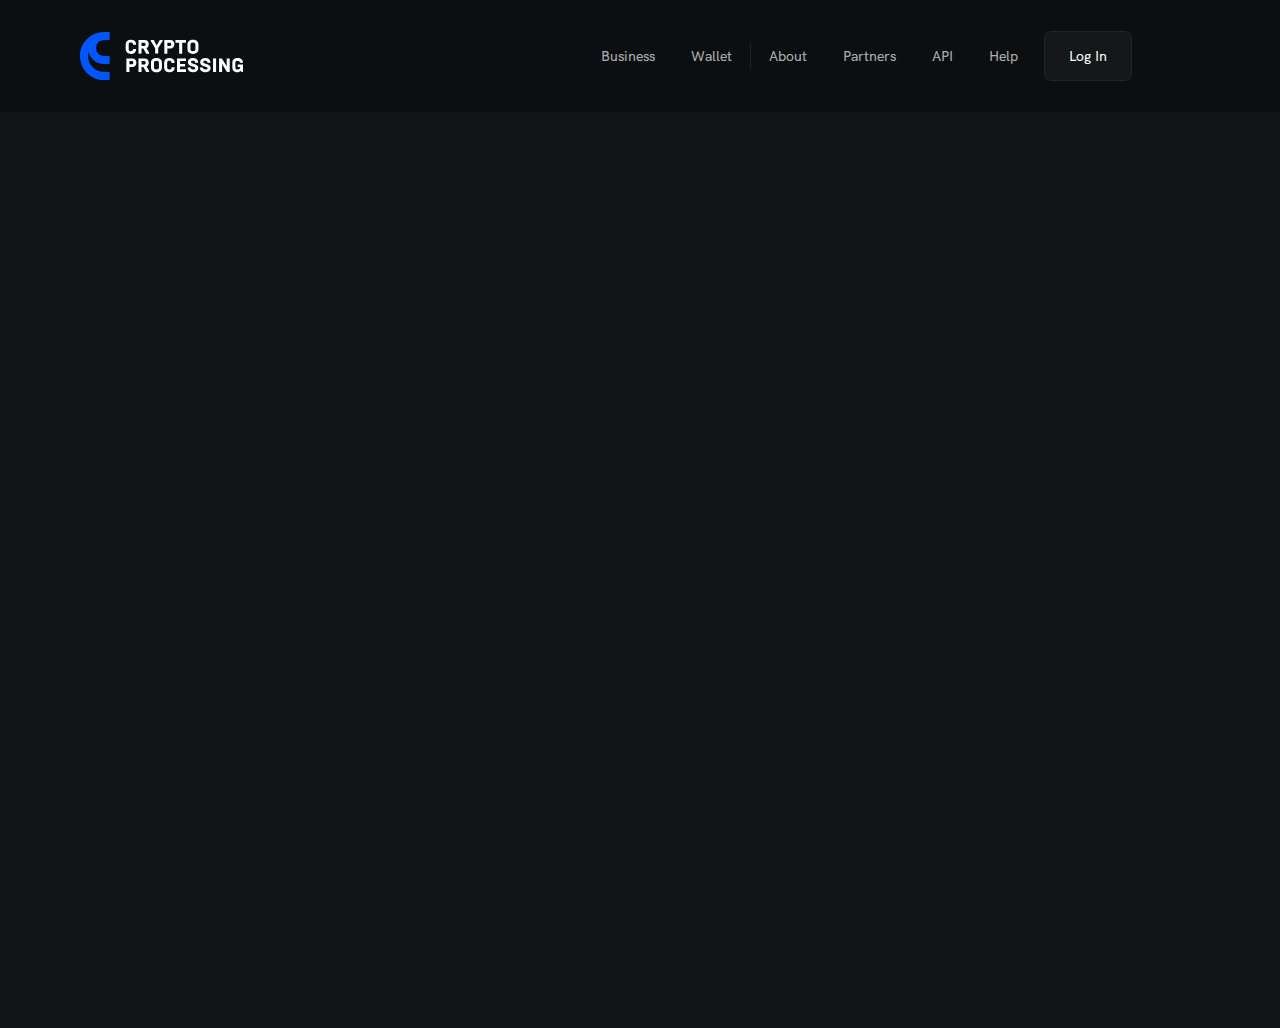
<file: request-a-quote.html>
<!DOCTYPE html>
<html lang="en">

<head>
    <meta charset="UTF-8">
    <title>Request a Quote | CryptoProcessing</title>
    <meta name="description" content="Request a quote and our sales team will contact you within a few hours!" />
    <link rel="shortcut icon" href="favicon.png" type="image/png">
    <!-- Google Tag Manager -->
    <script>(function (w, d, s, l, i) {
        w[l] = w[l] || []; w[l].push({
            'gtm.start':
                new Date().getTime(), event: 'gtm.js'
        }); var f = d.getElementsByTagName(s)[0],
            j = d.createElement(s), dl = l != 'dataLayer' ? '&l=' + l : ''; j.async = true; j.src =
                'https://www.googletagmanager.com/gtm.js?id=' + i + dl; f.parentNode.insertBefore(j, f);
        })(window, document, 'script', 'dataLayer', 'GTM-P7NHRDK');</script>
    <!-- End Google Tag Manager -->
    <link rel="image_src" href='images/cryptoprocessing.png' />
    <meta name="viewport" content="width=device-width, initial-scale=1.0, maximum-scale=1.0, user-scalable=no">
    <link rel="stylesheet" href="styles/main.css">
    <link rel="stylesheet" href="js/slick/slick.css">
    <link rel="stylesheet" type="text/css" href="js/slick/slick-theme.css" />
    <link href="styles/fontawesome/css/all.css" rel="stylesheet">
    <link href="styles/animate.css" rel="stylesheet">
</head>

<body class="dark-theme">
    <!-- Google Tag Manager (noscript) -->
    <noscript><iframe src="https://www.googletagmanager.com/ns.html?id=GTM-P7NHRDK" height="0" width="0"
            style="display:none;visibility:hidden"></iframe></noscript>
    <!-- End Google Tag Manager (noscript) -->

    <header class="header">
        <div class="container">
            <div class="logo">
                <a rel="canonical" href="index.html">
                    <img class="logo-desctop" src="images/logo-dark.svg">
                    <img class="logo-mobile" src="images/logo-mobile.svg">
                </a>
            </div>

            <div class="main-menu-and-buttons">
                <div class="main-menu">
                    <ul>
                        <li><a rel="canonical" href="crypto-payment-processing.html">Business</a></li>
                        <li><a rel="canonical" href="wallet.html">Wallet</a></li>
                        <li><a rel="canonical" href="about-us.html">About</a></li>
                        <li><a rel="canonical" href="partners.html">Partners</a></li>
                        <li><a rel="nofollow" href="https://docs.coinspaid.com/docs/api-documentation">API</a></li>
                        <li><a rel="nofollow" href="https://docs.coinspaid.com/docs/faq">Help</a></li>
                    </ul>
                </div>

                <div class="buttons">
                    <div class="white-btn">
                        <a rel="nofollow" href="https://app.coinspaid.com/login">Log In</a>
                    </div>
                    <!--                <div class="blue-btn">-->
                    <!--                    <a href="/">Get Started</a>-->
                    <!--                </div>-->

                    <!--                <div class="lang">-->
                    <!--                    <a class="active-lang" href="/">EN</a>-->
                    <!--                    <a href="/">DE</a>-->
                    <!--                    <a href="/">ES</a>-->
                    <!--                </div>-->

                    <div class="mobile-menu-btn">
                        <i class="fas fa-bars"></i>
                    </div>
                </div>
            </div>

        </div>

    </header>

    <main>

        <div class="screen become-client-page">
            <div class="container">


                <script id="bx24_form_inline" data-skip-moving="true">
                    (function (w, d, u, b) {
                        w['Bitrix24FormObject'] = b; w[b] = w[b] || function () {
                            arguments[0].ref = u;
                            (w[b].forms = w[b].forms || []).push(arguments[0])
                        };
                        if (w[b]['forms']) return;
                        var s = d.createElement('script'); s.async = 1; s.src = u + '?' + (1 * new Date());
                        var h = d.getElementsByTagName('script')[0]; h.parentNode.insertBefore(s, h);
                    })(window, document, 'https://coinspaid.bitrix24.com/bitrix/js/crm/form_loader.js', 'b24form');

                    b24form({ "id": "6", "lang": "en", "sec": "h0to9y", "type": "inline" });
                </script>

                <!-- <form class="partner-form animated fadeInRight" action="mailto:get@cryptoprocessing.com">
                    <h3 class="form-title">
                        Start a 14-day trial
                    </h3>

                    <p class="regular-text">Leave your request today and enjoy a free service</p>

                    <input class="form-input" type="text" name="your_name" placeholder="Your Name*" required>
                    <input class="form-input" type="text" name="website_url" placeholder="Website Url*" required>
                    <input class="form-input" type="text" name="email" placeholder="Contact email*" required>
                    <input class="form-input" type="text" name="messenger" placeholder="Telegram, Skype or Phone">
                    <input class="form-input" type="text" name="promocode" placeholder="Promocode">

                    <input class="form-submit" type="submit" value="Start Accepting Coins">

                </form> -->

            </div>
        </div>


    </main>

    <script type="text/javascript" src="js/jquery.min.js"></script>
    <!--<script type="text/javascript" src="//code.jquery.com/jquery-migrate-1.2.1.min.js"></script>-->
    <script type="text/javascript" src="js/slick/slick.min.js"></script>
    <script type="text/javascript" src="js/index.js"></script>
</body>

</html>
</file>
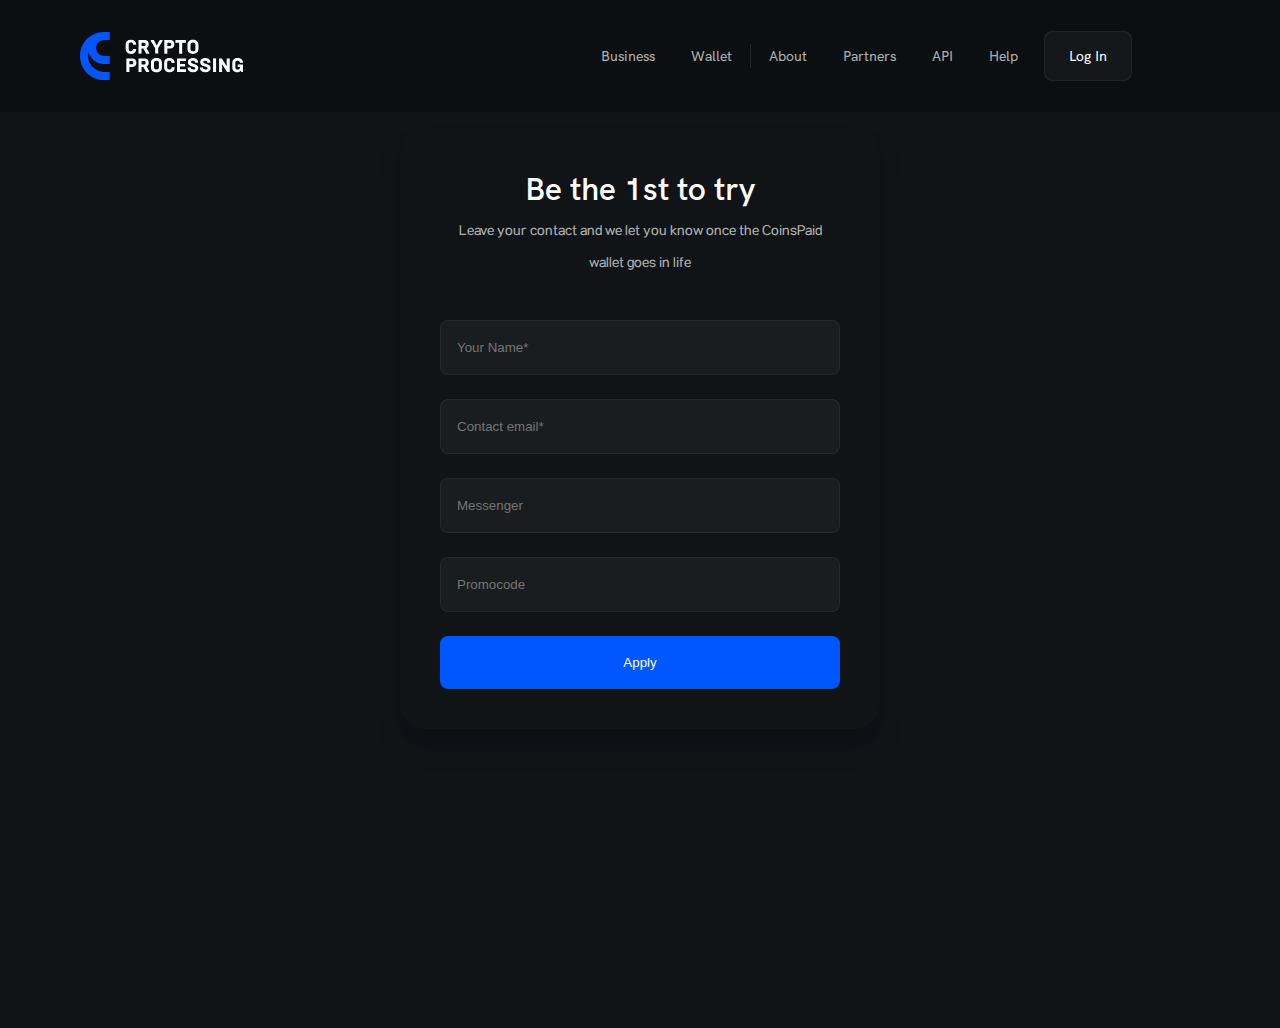
<file: waiting-list.html>
<!DOCTYPE html>
<html lang="en">
<head>
    <meta charset="UTF-8">
    <title>Waiting List | CryptoProcessing</title>
    <meta name="description"  content="Be the first one to know about CoinsPaid Wallet release!" />
    <link rel="shortcut icon" href="favicon.png" type="image/png">
    <meta name="viewport" content="width=device-width, initial-scale=1.0, maximum-scale=1.0, user-scalable=no">
    <link rel="stylesheet" href="styles/main.css">
    <link rel="stylesheet" href="js/slick/slick.css">
    <link rel="stylesheet" type="text/css" href="js/slick/slick-theme.css"/>
    <link href="styles/fontawesome/css/all.css" rel="stylesheet">
    <link href="styles/animate.css" rel="stylesheet">
</head>
<body class="dark-theme">
<header class="header">
    <div class="container">
        <div class="logo">
            <a rel="canonical" href="index.html">
                <img class="logo-desctop" src="images/logo-dark.svg">
                <img class="logo-mobile" src="images/logo-mobile.svg">
            </a>
        </div>

        <div class="main-menu-and-buttons">
            <div class="main-menu">
                <ul>
                    <li><a rel="canonical" href="crypto-payment-processing.html">Business</a></li>
                    <li><a rel="canonical" href="wallet.html">Wallet</a></li>
                    <li><a rel="canonical" href="about-us.html">About</a></li>
                    <li><a rel="canonical" href="partners.html">Partners</a></li>
                    <li><a rel="nofollow" href="https://docs.coinspaid.com/docs/api-documentation">API</a></li>
                    <li><a rel="nofollow" href="https://docs.coinspaid.com/docs/faq">Help</a></li>
                </ul>
            </div>

            <div class="buttons">
                <div class="white-btn">
                    <a rel="nofollow" href="https://app.coinspaid.com/login">Log In</a>
                </div>
                <!--                <div class="blue-btn">-->
                <!--                    <a href="/">Get Started</a>-->
                <!--                </div>-->

                <!--                <div class="lang">-->
                <!--                    <a class="active-lang" href="/">EN</a>-->
                <!--                    <a href="/">DE</a>-->
                <!--                    <a href="/">ES</a>-->
                <!--                </div>-->

                <div class="mobile-menu-btn">
                    <i class="fas fa-bars"></i>
                </div>
            </div>
        </div>

    </div>

</header>

<main>

    <div class="screen become-client-page">
        <div class="container">

<!--            <script id="bx24_form_inline" data-skip-moving="true">-->
<!--              (function(w,d,u,b){w['Bitrix24FormObject']=b;w[b] = w[b] || function(){arguments[0].ref=u;-->
<!--                (w[b].forms=w[b].forms||[]).push(arguments[0])};-->
<!--                if(w[b]['forms']) return;-->
<!--                var s=d.createElement('script');s.async=1;s.src=u+'?'+(1*new Date());-->
<!--                var h=d.getElementsByTagName('script')[0];h.parentNode.insertBefore(s,h);-->
<!--              })(window,document,'https://coinspaid.bitrix24.com/bitrix/js/crm/form_loader.js','b24form');-->

<!--              b24form({"id":"6","lang":"en","sec":"h0to9y","type":"inline"});-->
<!--            </script>-->

                <form class="partner-form animated fadeInRight" action="mailto:promo@cryptoprocessing.com">
                    <h3 class="form-title">
                        Be the 1st to try
                    </h3>

                    <p class="regular-text">Leave your contact and we let you know once the CoinsPaid wallet goes in life</p>

                    <input class="form-input" type="text" placeholder="Your Name*" required>
                    <input class="form-input" type="text" placeholder="Contact email*" required>
                    <input class="form-input" type="text" placeholder="Messenger">
                    <input class="form-input" type="text" placeholder="Promocode">

                    <input class="form-submit" type="submit" value="Apply">

                </form>

        </div>
    </div>


</main>

<script type="text/javascript" src="js/jquery.min.js"></script>
<!--<script type="text/javascript" src="//code.jquery.com/jquery-migrate-1.2.1.min.js"></script>-->
<script type="text/javascript" src="js/slick/slick.min.js"></script>
<script type="text/javascript" src="js/index.js"></script>
</body>
</html>
</file>
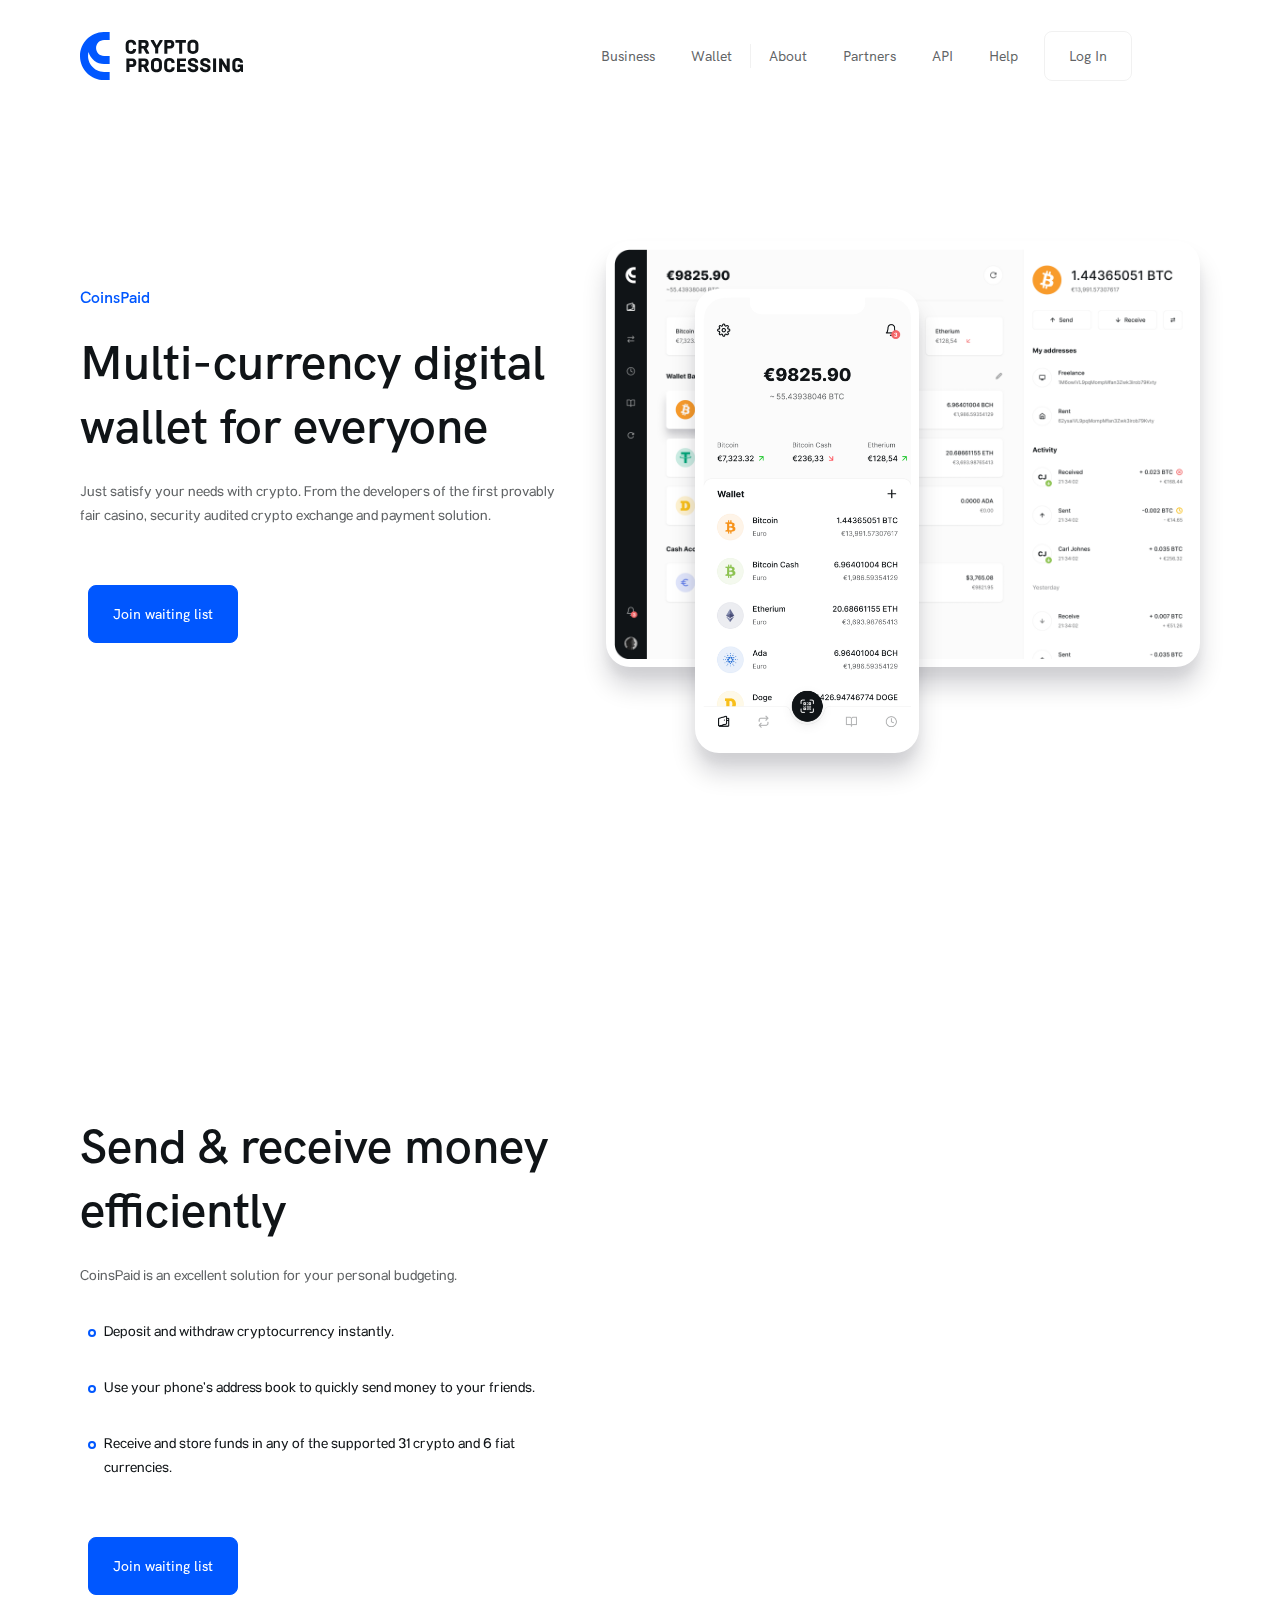
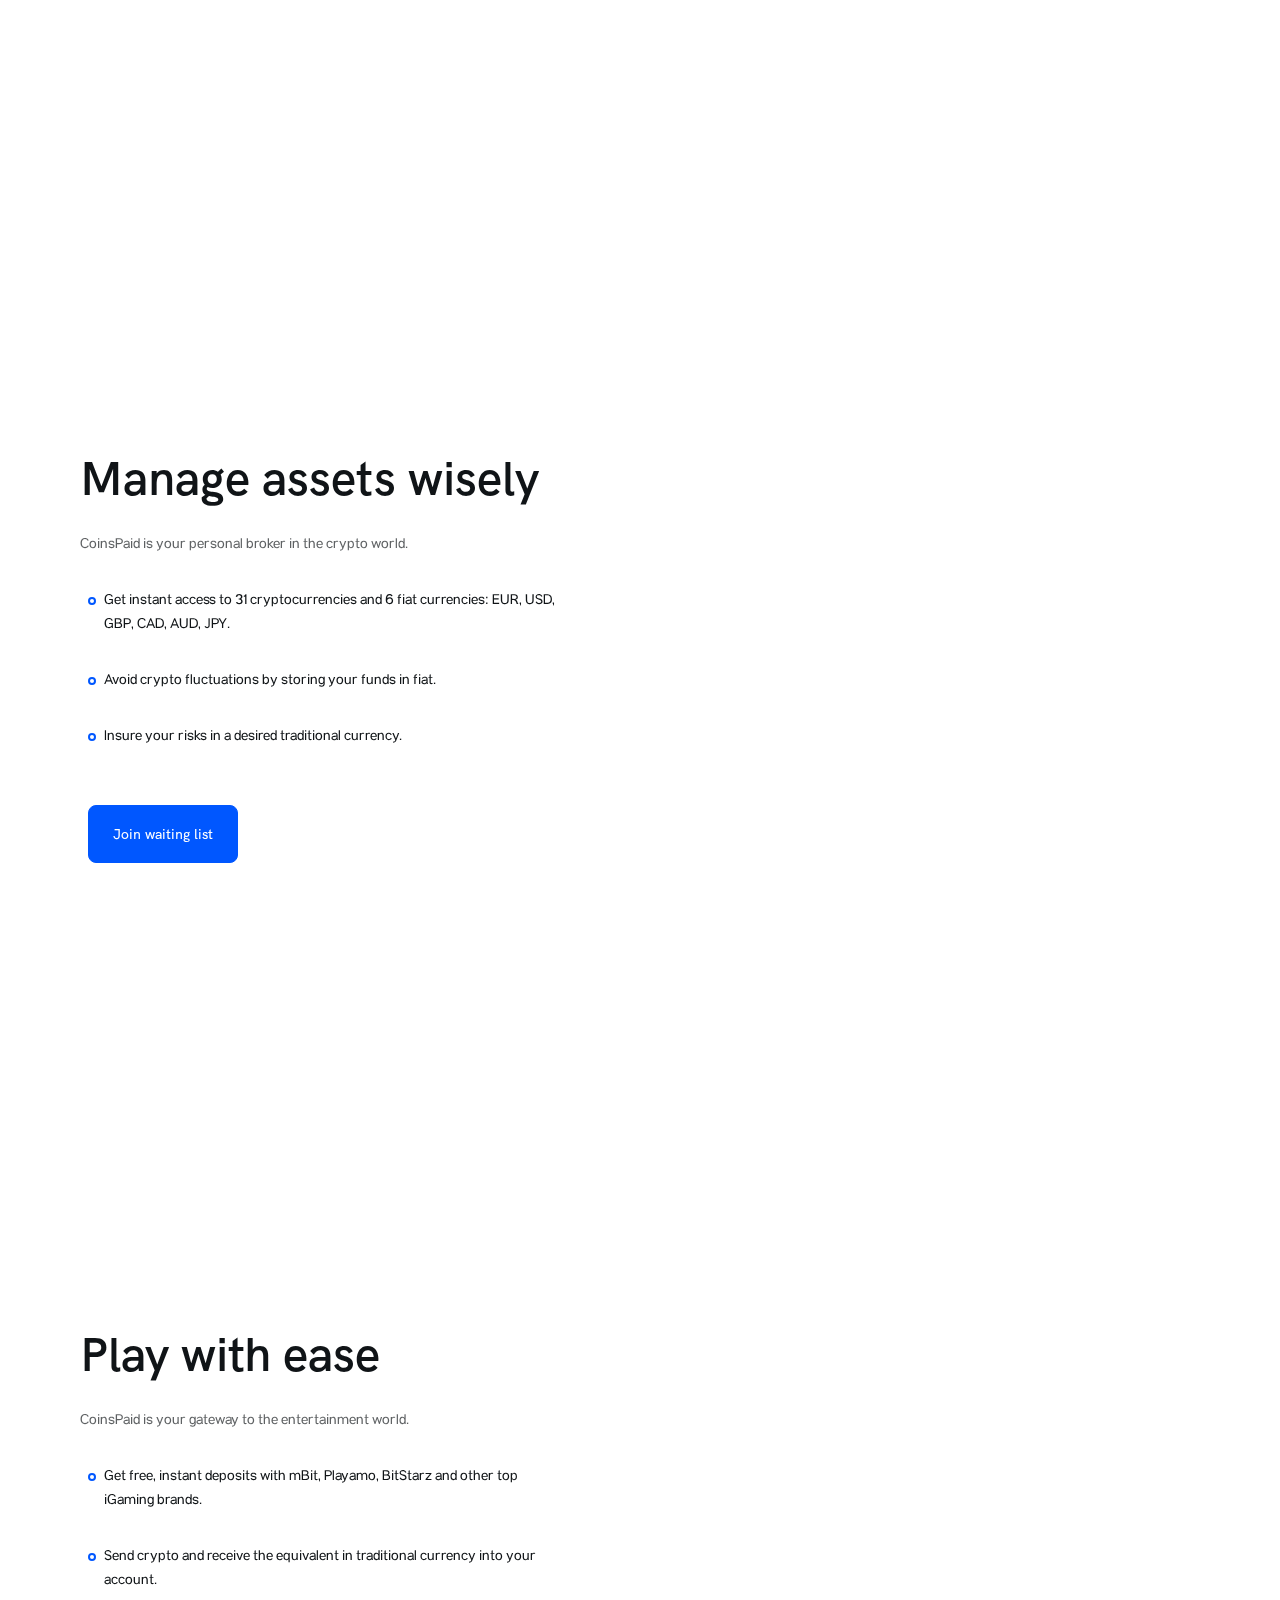
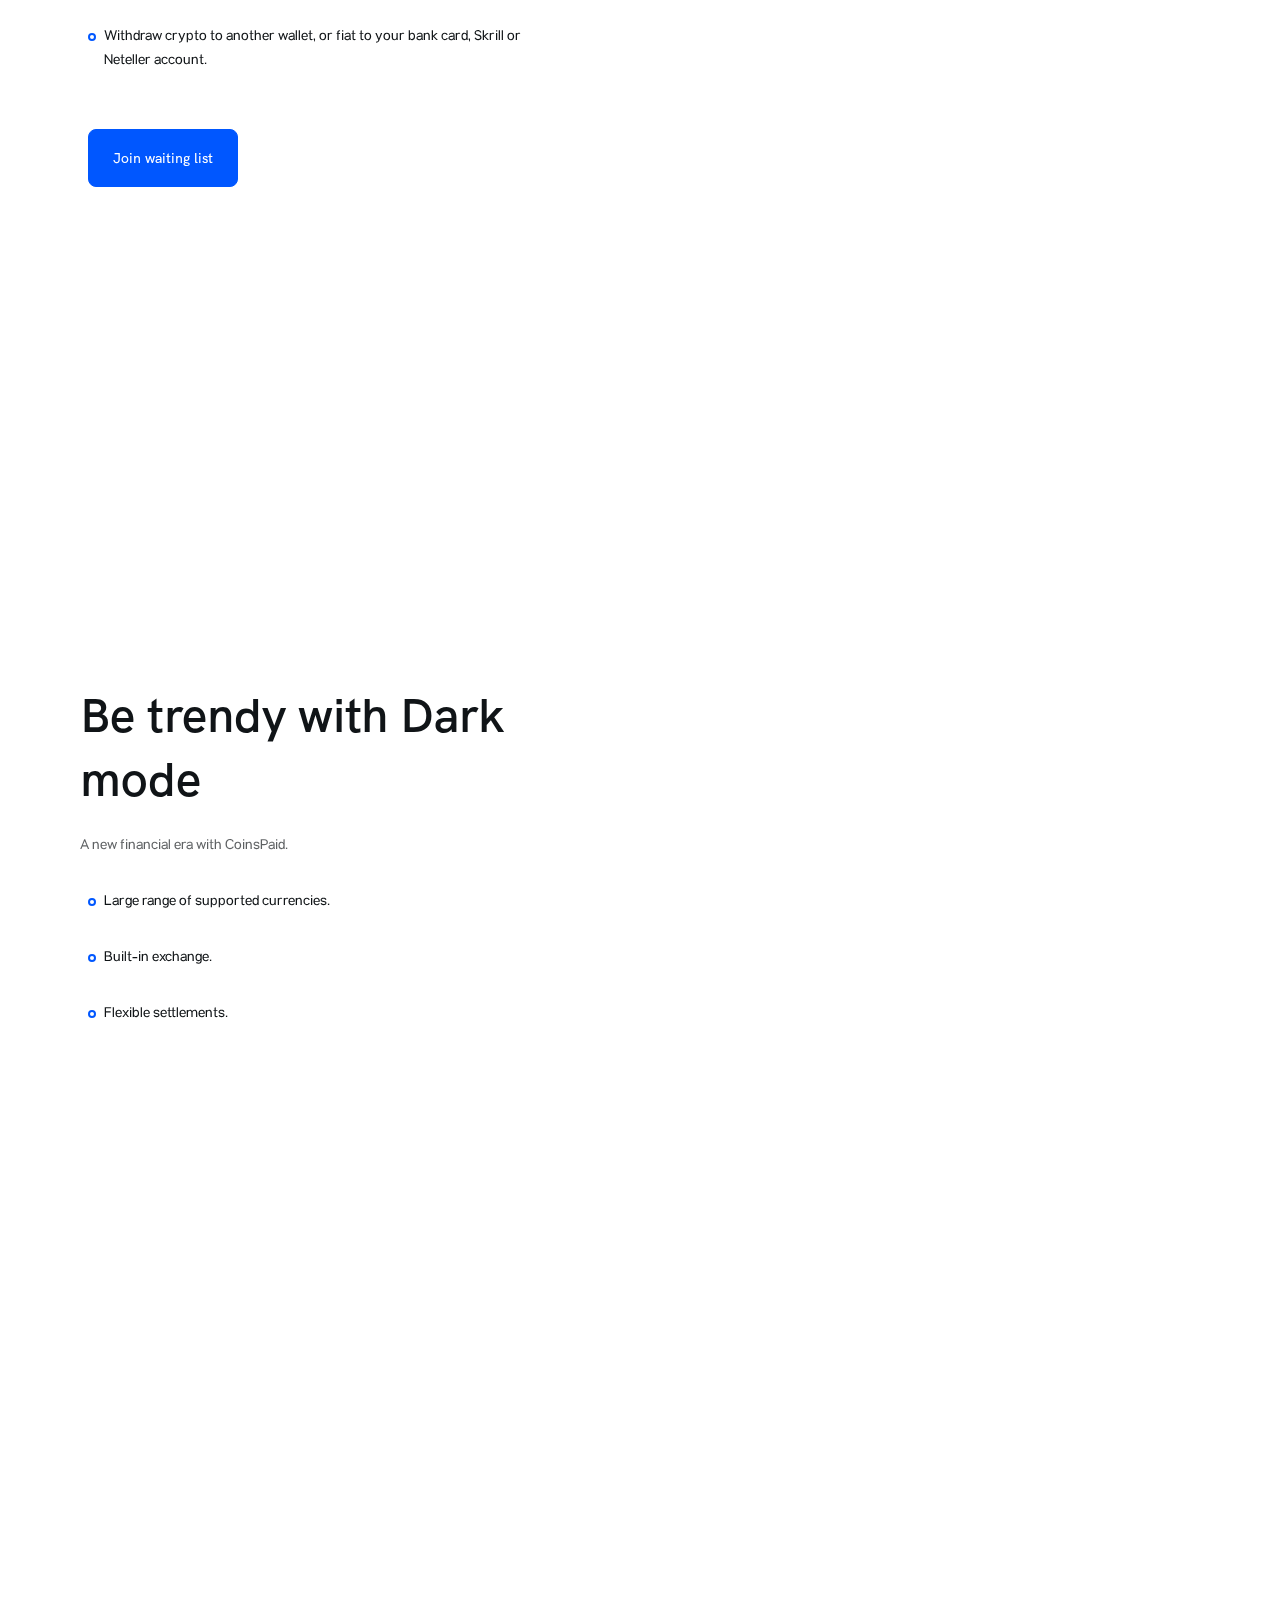
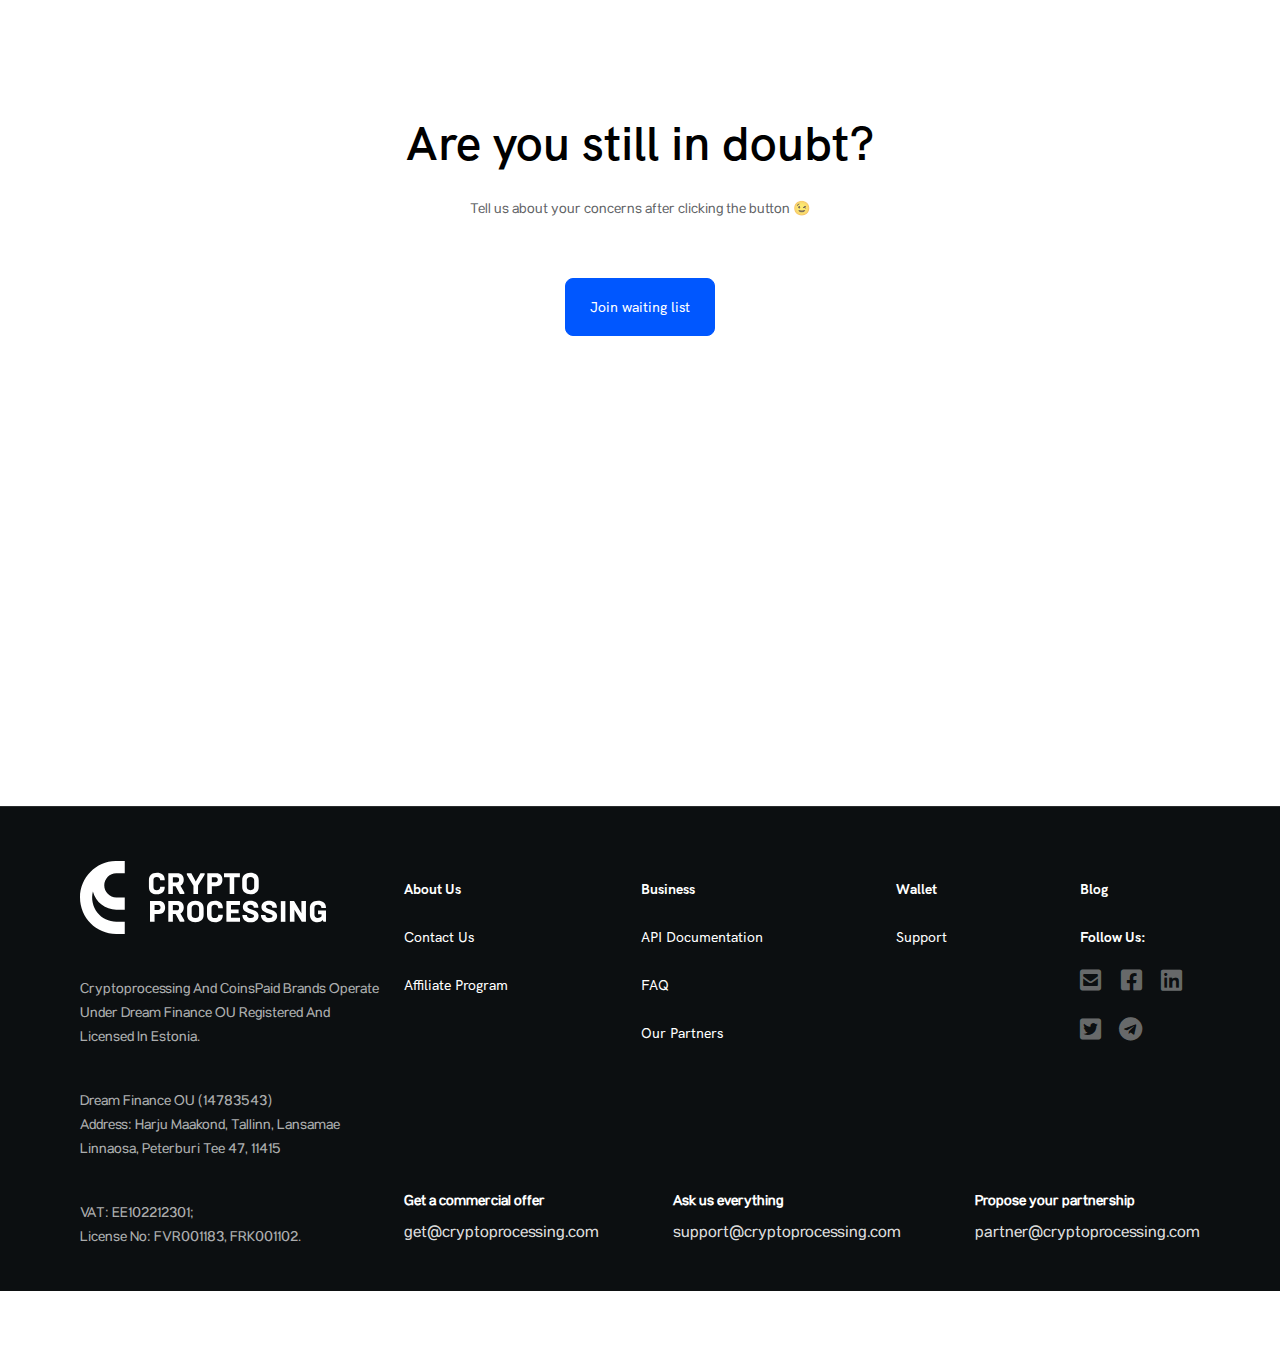
<file: wallet.html>
<!DOCTYPE html>
<html lang="en">
<head>
    <meta charset="UTF-8">
    <title>Best Crypto Wallet, Digital Wallet, Bitcoin Wallet Online | CryptoProcessing</title>
    <meta name="description"  content="How to get blockchain digital wallet online? Buy top multi currency mobile crypto wallet for iOS & Android? We offer best Bitcoin wallet Apps!" />
    <link rel="shortcut icon" href="favicon.png" type="image/png">
    <!-- Google Tag Manager -->
<script>(function(w,d,s,l,i){w[l]=w[l]||[];w[l].push({'gtm.start':
new Date().getTime(),event:'gtm.js'});var f=d.getElementsByTagName(s)[0],
j=d.createElement(s),dl=l!='dataLayer'?'&l='+l:'';j.async=true;j.src=
'https://www.googletagmanager.com/gtm.js?id='+i+dl;f.parentNode.insertBefore(j,f);
})(window,document,'script','dataLayer','GTM-P7NHRDK');</script>
<!-- End Google Tag Manager -->
    <link rel="image_src" href='images/cryptoprocessing.png' />
    <meta name="viewport" content="width=device-width, initial-scale=1.0, maximum-scale=1.0, user-scalable=no">
    <link rel="stylesheet" href="styles/main.css">
    <link rel="stylesheet" href="js/slick/slick.css">
    <link rel="stylesheet" type="text/css" href="js/slick/slick-theme.css"/>
    <link href="styles/fontawesome/css/all.css" rel="stylesheet">
    <link href="styles/animate.css" rel="stylesheet">
</head>
<body>
  <!-- Google Tag Manager (noscript) -->
<noscript><iframe src="https://www.googletagmanager.com/ns.html?id=GTM-P7NHRDK"
height="0" width="0" style="display:none;visibility:hidden"></iframe></noscript>
<!-- End Google Tag Manager (noscript) -->

<header class="header">
    <div class="container">
        <div class="logo">
            <a rel="canonical" href="index.html">
                <img class="logo-desctop" src="images/logo.svg">
                <img class="logo-mobile" src="images/logo-mobile.svg">
            </a>
        </div>

        <div class="main-menu-and-buttons">
            <div class="main-menu">
                <ul>
                    <li><a rel="canonical" href="crypto-payment-processing.html">Business</a></li>
                    <li><a rel="canonical" href="wallet.html">Wallet</a></li>
                    <li><a rel="canonical" href="about-us.html">About</a></li>
                    <li><a rel="canonical" href="partners.html">Partners</a></li>
                    <li><a rel="nofollow" href="https://docs.coinspaid.com/docs/api-documentation">API</a></li>
                    <li><a rel="nofollow" href="https://docs.coinspaid.com/docs/faq">Help</a></li>
                </ul>
            </div>

            <div class="buttons">
                <div class="white-btn">
                    <a rel="nofollow" href="https://app.coinspaid.com/login">Log In</a>
                </div>
                <!--                <div class="blue-btn">-->
                <!--                    <a href="/">Get Started</a>-->
                <!--                </div>-->

                <!--                <div class="lang">-->
                <!--                    <a class="active-lang" href="/">EN</a>-->
                <!--                    <a href="/">DE</a>-->
                <!--                    <a href="/">ES</a>-->
                <!--                </div>-->

                <div class="mobile-menu-btn">
                    <i class="fas fa-bars"></i>
                </div>
            </div>
        </div>

    </div>

</header>

<main>

    <div class="screen wallet-screen fixed-screen screen-height">
        <div class="container">
            <div class="wallet-screen-description">

            </div>

            <div class="wallet-screen-img">
                <div class="screens-container">
                    <div class="desc-tab-img device-container animated fadeInRight">
                        <img src="images/wallet-desc-1.png">
                        <img src="images/wallet-desc-2.png">
                        <img src="images/wallet-desc-3.png">
                        <img src="images/wallet-desc-4.png">
                        <img src="images/wallet-desc-5.png">
                    </div>

                    <div class="mob-tab-img device-container animated fadeInUp">
                        <img src="images/wallet-mob-1.png">
                        <img src="images/wallet-mob-2.png">
                        <img src="images/wallet-mob-3.png">
                        <img src="images/wallet-mob-4.png">
                        <img src="images/wallet-mob-5.png">
                    </div>
                </div>
            </div>
        </div>
    </div>

    <div class="screen wallet-screen screen-height">
        <div class="container">
            <div class="wallet-screen-description">
                <h1 class="page-title">CoinsPaid</h1>
                <h2 class="screen-title">Multi-currency digital wallet for everyone</h2>
                <p class="regular-text">Just satisfy your needs with crypto. From the developers of the first provably fair casino, security audited crypto exchange and payment solution.</p>
                <div class="buttons">
                    <div id="wallet-waiting-screen-1" class="blue-btn">
                        <a rel="canonical" href="waiting-list.html">Join waiting list</a>
                    </div>

<!--                    <div class="white-btn">-->
<!--                        <a href="/"><i class="fab fa-apple"></i></a>-->
<!--                    </div>-->

<!--                    <div class="white-btn">-->
<!--                        <a href="/"><i class="fab fa-android"></i></a>-->
<!--                    </div>-->
                </div>
            </div>

            <div class="wallet-screen-img">

                <img class="desc-tab-img animated fadeInRight" src="images/desc-tab-img-11.png">
                <img class="mob-tab-img animated fadeInUp" src="images/mob-tab-img-11.png">

            </div>
        </div>
    </div>

    <div class="screen wallet-screen rebuild screen-height">
        <div class="container">
            <div class="wallet-screen-description">
                <h2 class="screen-title">Send & receive money efficiently</h2>
                <p class="regular-text">CoinsPaid is an excellent solution for your personal budgeting.</p>

                <p class="addition-text">Deposit and withdraw cryptocurrency instantly.</p>
                <p class="addition-text">Use your phone’s address book to quickly send money to your friends.</p>
                <p class="addition-text">Receive and store funds in any of the supported 31 crypto and 6 fiat currencies.</p>

                <div class="buttons">
                    <div id="wallet-waiting-screen-2" class="blue-btn">
                        <a rel="canonical" href="waiting-list.html">Join waiting list</a>
                    </div>

                </div>
            </div>

            <div class="wallet-screen-img">
                <img class="desc-tab-img animated fadeInRight" src="images/desc-tab-img-12.png">
                <img class="mob-tab-img animated fadeInUp" src="images/mob-tab-img-12.png">
            </div>
        </div>
    </div>

    <div class="screen wallet-screen rebuild screen-height">
        <div class="container">
            <div class="wallet-screen-description">
                <h2 class="screen-title">Manage assets wisely</h2>
                <p class="regular-text">CoinsPaid is your personal broker in the crypto world.</p>

                <p class="addition-text">Get instant access to 31 cryptocurrencies and 6 fiat currencies: EUR, USD, GBP, CAD, AUD, JPY.</p>
                <p class="addition-text">Avoid crypto fluctuations by storing your funds in fiat.</p>
                <p class="addition-text">Insure your risks in a desired traditional currency.</p>

                <div class="buttons">
                    <div id="wallet-waiting-screen-3" class="blue-btn">
                        <a rel="canonical" href="waiting-list.html">Join waiting list</a>
                    </div>
                </div>
            </div>

            <div class="wallet-screen-img">

                <img class="desc-tab-img animated fadeInRight" src="images/desc-tab-img-13.png">
                <img class="mob-tab-img animated fadeInUp" src="images/mob-tab-img-13.png">

            </div>
        </div>
    </div>

    <div class="screen wallet-screen rebuild screen-height">
        <div class="container">
            <div class="wallet-screen-description">
                <h2 class="screen-title">Play with ease</h2>
                <p class="regular-text">CoinsPaid is your gateway to the entertainment world.</p>

                <p class="addition-text">Get free, instant deposits with mBit, Playamo, BitStarz and other top iGaming brands.</p>
                <p class="addition-text">Send crypto and receive the equivalent in traditional currency into your account.</p>
                <p class="addition-text">Withdraw crypto to another wallet, or fiat to your bank card, Skrill or Neteller account.</p>

                <div class="buttons">
                    <div id="wallet-waiting-screen-4" class="blue-btn">
                        <a rel="canonical" href="waiting-list.html">Join waiting list</a>
                    </div>
                </div>
            </div>

            <div class="wallet-screen-img">

                <img class="desc-tab-img animated fadeInRight" src="images/desc-tab-img-14.png">
                <img class="mob-tab-img animated fadeInUp" src="images/mob-tab-img-14.png">

            </div>
        </div>
    </div>

    <div class="dark">
        <div class="screen wallet-screen rebuild screen-height">
            <div class="container">
                <div class="wallet-screen-description">
                    <h2 class="screen-title">Be trendy with <span class="accent">Dark mode</span></h2>
                    <p class="regular-text">A new financial era with CoinsPaid.</p>

                    <p class="addition-text">Large range of supported currencies.</p>
                    <p class="addition-text">Built-in exchange.</p>
                    <p class="addition-text">Flexible settlements.</p>

                </div>

                <div class="wallet-screen-img">
                    <img class="desc-tab-img animated fadeInRight" src="images/desc-tab-img-15.png">
                    <img class="mob-tab-img animated fadeInUp" src="images/mob-tab-img-15.png">
                </div>
            </div>
        </div>

<!--        <div class="screen wallet-screen cards rebuild screen-height">-->
<!--            <div class="container">-->
<!--                <div class="wallet-screen-description">-->
<!--                    <h2 class="screen-title">Pay with crypto everywhere<span class="remark">*</span></h2>-->
<!--                    <p class="regular-text">CoinsPaid is your online banking with cryptocurrency.</p>-->

<!--                    <p class="addition-text">Make your recurring payments with Bitcoin</p>-->
<!--                    <p class="addition-text">Pay for any purchase in crypto</p>-->
<!--                    <p class="addition-text">Turn your crypto- into fiat currency and withdraw it in ATMs.</p>-->

<!--                    <p class="explanation-text">*Second quarter 2020</p>-->
<!--                </div>-->

<!--                <div class="wallet-screen-img">-->
<!--                    <img id="card-1" class="card active animated fadeInRight" src="images/card-black.svg">-->
<!--                    <img id="card-2" class="card animated fadeInRight" src="images/card-blue.svg">-->
<!--                    <img id="card-3" class="card animated fadeInRight" src="images/card-white.svg">-->

<!--                    <div class="cards-navigation">-->
<!--                        <div dataTarget="card-1" class="card-btn black"></div>-->
<!--                        <div dataTarget="card-2" class="card-btn blue"></div>-->
<!--                        <div dataTarget="card-3" class="card-btn white"></div>-->
<!--                    </div>-->
<!--                </div>-->
<!--            </div>-->
<!--        </div>-->

        <div class="black-block with-paddings">
            <div class="container">
                <h2 class="block-title">
                    Are you still in doubt?
                </h2>

                <p class="regular-text">
                    Tell us about your concerns after clicking the button 😉
                </p>

                <div class="buttons">
                    <div id="wallet-waiting-screen-5" class="blue-btn">
                        <a rel="canonical" href="waiting-list.html">Join waiting list</a>
                    </div>

                    <!--                <div class="white-btn">-->
                    <!--                    <a href="/"><i class="fab fa-apple"></i></a>-->
                    <!--                </div>-->

                    <!--                <div class="white-btn">-->
                    <!--                    <a href="/"><i class="fab fa-android"></i></a>-->
                    <!--                </div>-->
                </div>
            </div>
        </div>
    </div>
</main>

<footer class="footer dark">
      <div class="container">
          <div class="about-company">
              <img class="logo" src="images/logo-white.svg">
              <p class="regular-text">Cryptoprocessing and CoinsPaid brands operate under Dream Finance OU registered and licensed in Estonia.</p>
              <p class="regular-text">Dream Finance OU (14783543)<br />Address: Harju Maakond, Tallinn, Lansamae linnaosa, Peterburi tee 47, 11415</p>
              <p class="regular-text">VAT: EE102212301;<br/>License No: FVR001183, FRK001102.</p>
              <!--            <div class="app-buttons">-->
              <!--                <div class="white-btn"><a href="/"><i class="fab fa-apple"></i></a></div>-->
              <!--                <div class="white-btn"><a href="/"><i class="fab fa-android"></i></a></div>-->
              <!--            </div>-->
          </div>

          <div class="menus-and-contacts">
              <div class="menu-region">
                  <div class="footer-menu">
                      <ul>
                          <li><a rel="canonical" href="about-us.html">About us</a></li>
                          <li><a rel="canonical" href="about-us.html">Contact us</a></li>
                          <!--                        <li><a href="/">Career</a></li>-->
                          <li><a rel="canonical" href="affiliate-program.html">Affiliate program</a></li>
                      </ul>
                  </div>

                  <div class="footer-menu">
                      <ul>
                          <li><a rel="canonical" href="crypto-payment-processing.html">Business</a></li>
                          <li><a rel="nofollow" href="https://docs.coinspaid.com/docs/api-documentation">API documentation</a></li>
                          <li><a rel="nofollow" href="https://docs.coinspaid.com/docs/faq">FAQ</a></li>
                          <li><a rel="nofollow" href="partners.html">Our partners</a></li>
                      </ul>
                  </div>

                  <div class="footer-menu">
                      <ul>
                          <li><a rel="canonical" href="wallet.html">Wallet</a></li>
                          <li><a href="mailto:support@coinspaid.com">Support</a></li>
                          <!--                        <li><a href="/">Buy Bitcoin</a></li>-->
                          <!--                        <li><a href="/">Legal and Privacy</a></li>-->
                      </ul>
                  </div>

                  <div class="footer-menu">
                      <ul>
                          <!--                        <li>Press and Media</li>-->
                          <li><a rel="nofollow" href="https://medium.com/@coinspaid">Blog</a></li>
                      </ul>
                      <div class="follow-us-block">
                          <h4 class="follow-us">Follow Us:</h4>

                          <div class="social-btns">
                              <a class="soc-btn" href="mailto:get@cryptoprocessing.com" target="_blank"><i class="fas fa-envelope-square"></i></a>
                              <a rel="nofollow" class="soc-btn" href="https://www.facebook.com/Cryptoprocessingcom/" target="_blank"><i class="fab fa-facebook-square"></i></a>
                              <a rel="nofollow" class="soc-btn" href="https://www.linkedin.com/company/cryptoprocessing-com/" target="_blank"><i class="fab fa-linkedin"></i></a>
                              <a rel="nofollow" class="soc-btn" href="https://twitter.com/processing_com" target="_blank"><i class="fab fa-twitter-square"></i></a>
                              <a rel="nofollow" class="soc-btn" href="https://t.me/CoinsPaid_Official" target="_blank"><i class="fab fa-telegram"></i></a>
                          </div>
                      </div>
                  </div>

              </div>

              <div class="contact-mails">
                  <div class="contact-mail">
                      <h3 class="description">Get a commercial offer</h3>
                      <a class="mail" href="mailto:get@cryptoprocessing.com">get@cryptoprocessing.com</a>
                  </div>

                  <div class="contact-mail">
                      <h3 class="description">Ask us everything</h3>
                      <a class="mail" href="mailto:support@cryptoprocessing.com">support@cryptoprocessing.com</a>
                  </div>

                  <div class="contact-mail">
                      <h3 class="description">Propose your partnership</h3>
                      <a class="mail" href="mailto:partner@cryptoprocessing.com">partner@cryptoprocessing.com</a>
                  </div>
              </div>
          </div>
      </div>
  </footer>

<script type="text/javascript" src="js/jquery.min.js"></script>
<!--<script type="text/javascript" src="//code.jquery.com/jquery-migrate-1.2.1.min.js"></script>-->
<script type="text/javascript" src="js/slick/slick.min.js"></script>
<script type="text/javascript" src="js/index.js"></script>
</body>
</html>
</file>
<file: styles/main.css>
@import url(fonts/fonts.css);
.header {
  height: 112px;
  display: flex;
  align-items: center;
  justify-content: center;
  position: fixed;
  background-color: white;
  transition: background-color 0.5s;
  top: 0;
  width: 100%;
  z-index: 400; }
  .header .container {
    display: flex;
    justify-content: space-between;
    align-items: center; }
    .header .container .main-menu-and-buttons {
      display: flex;
      justify-content: space-between;
      align-items: center; }
      .header .container .main-menu-and-buttons .buttons {
        display: flex;
        justify-content: space-between;
        align-items: center;
        position: relative;
        padding-right: 60px; }
        .header .container .main-menu-and-buttons .buttons .mobile-menu-btn {
          display: none; }
        .header .container .main-menu-and-buttons .buttons .blue-btn a,
        .header .container .main-menu-and-buttons .buttons .white-btn a {
          padding: 12px 24px; }

@media screen and (max-width: 991px) {
  .header {
    height: 96px; }
    .header:not(.opened) .lang {
      display: none !important; }
    .header .container .main-menu-and-buttons .main-menu {
      display: none; }
    .header .container .main-menu-and-buttons .buttons {
      padding-right: 0; }
      .header .container .main-menu-and-buttons .buttons .white-btn {
        transition: margin-right 0.3s; }
      .header .container .main-menu-and-buttons .buttons .mobile-menu-btn {
        display: flex; }
      .header .container .main-menu-and-buttons .buttons .lang {
        right: 55px;
        display: flex; }
      .header .container .main-menu-and-buttons .buttons .blue-btn {
        display: none; } }
.logo a {
  text-decoration: none;
  display: block; }
.logo .logo-desctop {
  display: block; }
.logo .logo-mobile {
  display: none; }

@media screen and (max-width: 991px) {
  .logo .logo-mobile {
    display: block; }
  .logo .logo-desctop {
    display: none; } }
.main-menu ul {
  padding: 0;
  display: flex; }
  .main-menu ul li {
    list-style: none; }
    .main-menu ul li a {
      padding: 10px 32px;
      text-decoration: none;
      font-style: normal;
      font-weight: normal;
      font-size: 14px;
      line-height: 24px;
      text-transform: capitalize;
      color: rgba(16, 20, 23, 0.68);
      transition: 0.3s; }
      .main-menu ul li a:hover {
        color: #0057FF; }
    .main-menu ul li:nth-child(2) {
      border-right: 1px solid rgba(16, 20, 23, 0.06); }

@media screen and (max-width: 1366px) {
  .main-menu ul li a {
    padding: 10px 18px; } }
@media screen and (max-width: 991px) {
  .main-menu {
    overflow-y: scroll;
    position: absolute;
    top: 92px;
    width: 100%;
    height: 100vh;
    left: 0;
    background: white; }
    .main-menu ul {
      flex-direction: column;
      padding: 0 24px; }
      .main-menu ul li a {
        font-weight: bold;
        font-size: 16px;
        line-height: 24px;
        color: #101417;
        display: block;
        padding: 20px 0; }
      .main-menu ul li:nth-child(2) {
        border-right: none !important;
        border-bottom: 1px solid rgba(16, 20, 23, 0.06); } }
.blue-btn {
  margin: 0 8px; }
  .blue-btn a {
    display: block;
    font-style: normal;
    font-weight: normal;
    font-size: 14px;
    line-height: 24px;
    color: #FFFFFF;
    padding: 16px 24px;
    border: 1px solid #0057FF;
    text-decoration: none;
    background: #0057FF;
    border-radius: 8px;
    transition: 0.3s;
    text-align: center; }
  .blue-btn:hover a {
    box-shadow: 0px 0px 1px rgba(0, 0, 0, 0.04), 0px 2px 6px rgba(0, 87, 255, 0.12), 0px 16px 24px rgba(0, 87, 255, 0.2); }

.white-btn {
  margin: 0 8px; }
  .white-btn a {
    display: block;
    font-style: normal;
    font-weight: normal;
    font-size: 14px;
    line-height: 24px;
    color: rgba(16, 20, 23, 0.68);
    padding: 16px 24px;
    text-decoration: none;
    background: transparent;
    border-radius: 8px;
    border: 1px solid rgba(16, 20, 23, 0.06);
    box-sizing: border-box;
    transition: 0.3s;
    text-align: center; }
  .white-btn:hover a {
    color: #0057FF;
    border-color: #0057FF; }

.mobile-menu-btn {
  border: 1px solid rgba(16, 20, 23, 0.06);
  border-radius: 8px;
  display: flex;
  justify-content: center;
  align-items: center;
  right: 0;
  transition: 0.3s;
  background: white;
  width: 48px;
  height: 48px; }

.lang {
  border: 1px solid rgba(16, 20, 23, 0.06);
  border-radius: 8px;
  display: flex;
  flex-direction: column;
  position: absolute;
  align-self: baseline;
  right: 0;
  transition: 0.3s;
  background: white; }
  .lang a {
    padding: 12px 16px;
    display: none;
    font-style: normal;
    font-weight: normal;
    font-size: 14px;
    line-height: 24px;
    color: #101417;
    text-decoration: none;
    background: transparent;
    transition: 0.3s; }
    .lang a.active-lang {
      display: block; }
  .lang:hover {
    box-shadow: 0px 20px 25px rgba(0, 0, 23, 0.16), 0px 10px 10px rgba(0, 0, 0, 0.04); }
    .lang:hover a {
      display: block; }
      .lang:hover a:hover {
        color: #0057FF; }
  .lang.opened {
    box-shadow: 0px 20px 25px rgba(0, 0, 23, 0.16), 0px 10px 10px rgba(0, 0, 0, 0.04); }
    .lang.opened a {
      display: block; }
      .lang.opened a:hover {
        color: #0057FF; }

.screen {
  padding-top: 128px;
  display: flex;
  background-color: white;
  transition: background-color 0.5s; }
  .screen.screen-height {
    height: calc(100vh - 128px); }
  .screen .container {
    height: 100%; }
  .screen .screen-title {
    font-weight: bold;
    font-size: 48px;
    line-height: 64px;
    color: #101417;
    margin: 0 0 24px 0;
    transition: color 0.5s; }
    .screen .screen-title .remark {
      color: #0057FF; }
  .screen.intro .container {
    background: url("../images/intro.png") no-repeat center top;
    background-size: contain;
    display: flex;
    justify-content: center;
    align-items: flex-start;
    position: relative; }
    .screen.intro .container .ic {
      display: none;
      position: absolute;
      filter: drop-shadow(0px 10px 16px rgba(0, 0, 0, 0.1));
      transition: 0.7s; }
      .screen.intro .container .ic.w1 {
        transition: 1s; }
      .screen.intro .container .ic.w2 {
        transition: 1.25s; }
      .screen.intro .container .ic.w1 {
        transition: 1s; }
      .screen.intro .container .ic.up {
        filter: drop-shadow(0px 20px 13px rgba(0, 0, 23, 0.26)); }
      .screen.intro .container .ic.ic-1 {
        left: 22%;
        top: 3%; }
      .screen.intro .container .ic.ic-2 {
        left: 16%;
        top: 19%; }
      .screen.intro .container .ic.ic-3 {
        left: 10%;
        top: 33%; }
      .screen.intro .container .ic.ic-4 {
        left: 18%;
        top: 41%; }
      .screen.intro .container .ic.ic-5 {
        left: 23%;
        top: 56%; }
      .screen.intro .container .ic.ic-6 {
        left: 12%;
        top: 60%; }
      .screen.intro .container .ic.ic-7 {
        left: 26%;
        top: 76%; }
      .screen.intro .container .ic.ic-8 {
        top: 90%;
        left: 20%; }
      .screen.intro .container .ic.ic-9 {
        right: 22%; }
      .screen.intro .container .ic.ic-10 {
        top: 19%;
        right: 14%; }
      .screen.intro .container .ic.ic-11 {
        top: 33%;
        right: 18%; }
      .screen.intro .container .ic.ic-12 {
        right: 20%;
        top: 50%; }
      .screen.intro .container .ic.ic-13 {
        right: 13%;
        top: 53%; }
      .screen.intro .container .ic.ic-14 {
        right: 10%;
        top: 77%; }
      .screen.intro .container .ic.ic-15 {
        right: 24%;
        top: 85%; }
    .screen.intro .container .content {
      max-width: 740px;
      width: 100%;
      height: 100%;
      display: flex;
      flex-direction: column;
      align-items: center;
      justify-content: center; }
      .screen.intro .container .content .main-title {
        font-style: normal;
        font-weight: bold;
        font-size: 48px;
        line-height: 64px;
        text-align: center;
        color: #101417;
        margin: 0 0 40px 0; }
      .screen.intro .container .content .regular-text {
        font-size: 16px;
        line-height: 32px;
        text-align: center;
        color: rgba(16, 20, 23, 0.68);
        margin: 0;
        max-width: 500px; }
      .screen.intro .container .content .buttons {
        display: flex;
        justify-content: center;
        align-items: center;
        margin-top: 64px; }
  .screen.customers-about-us {
    padding-bottom: 93px; }
  .screen.why-choose-us .content {
    display: flex;
    justify-content: space-between;
    align-items: stretch;
    flex-wrap: wrap;
    margin-top: 56px; }
    .screen.why-choose-us .content .advantages-list {
      width: 50%; }
    .screen.why-choose-us .content .advantages-img {
      width: 50%;
      position: relative; }
  .screen.our-team {
    padding-bottom: 72px; }
    .screen.our-team .team-cards {
      display: flex;
      justify-content: space-between;
      align-items: center;
      flex-wrap: wrap;
      margin-top: 80px;
      margin-left: -12px;
      margin-right: -12px; }
      .screen.our-team .team-cards::after {
        content: "";
        flex: auto; }
  .screen.payment-solution + .sponsors-container .sponsors {
    margin-top: 64px; }
  .screen.payment-solution .container {
    display: flex;
    justify-content: space-between;
    align-items: center;
    flex-wrap: wrap; }
    .screen.payment-solution .container .cursor-effect {
      color: #0057FF;
      border-right: none; }
      .screen.payment-solution .container .cursor-effect.cursor {
        border-right: 1px solid #0057FF; }
    .screen.payment-solution .container .payment-solution-description {
      width: 45%; }
      .screen.payment-solution .container .payment-solution-description .page-title {
        font-weight: bold;
        font-size: 16px;
        line-height: 64px;
        color: #0057FF;
        margin: 0; }
      .screen.payment-solution .container .payment-solution-description .buttons {
        display: flex;
        justify-content: flex-start;
        align-items: center;
        margin: 56px 0 48px 0; }
        .screen.payment-solution .container .payment-solution-description .buttons .blue-btn {
          margin-left: 0; }
      .screen.payment-solution .container .payment-solution-description .event .event-header .event-logo {
        width: 48px;
        height: 48px;
        box-shadow: 0px 7px 20px rgba(0, 0, 0, 0.07);
        border-radius: 8px;
        margin-right: 16px; }
      .screen.payment-solution .container .payment-solution-description .event .event-header .event-title {
        font-style: normal;
        font-weight: bold;
        font-size: 16px;
        line-height: 24px;
        color: #101417;
        margin: 0; }
      .screen.payment-solution .container .payment-solution-description .event .event-header .event-date {
        font-weight: 500;
        font-size: 14px;
        line-height: 24px;
        color: rgba(16, 20, 23, 0.68); }
    .screen.payment-solution .container .payment-solution-image {
      width: 50%; }
      .screen.payment-solution .container .payment-solution-image .crypto-solution-img {
        border-radius: 24px;
        width: 100%;
        height: auto; }
  .screen.why-should-you-try .container .advantages-list {
    display: flex;
    justify-content: flex-start;
    align-items: center;
    flex-wrap: wrap;
    margin-top: 48px; }
    .screen.why-should-you-try .container .advantages-list .advantage {
      width: 40%;
      padding-right: 80px;
      margin-bottom: 48px; }
      .screen.why-should-you-try .container .advantages-list .advantage .icon {
        width: 80px;
        height: 80px;
        margin-right: 16px;
        flex-shrink: 0; }
        .screen.why-should-you-try .container .advantages-list .advantage .icon img {
          width: 32px;
          height: 32px; }
  .screen.why-should-you-try .container .buttons {
    display: flex;
    justify-content: flex-start;
    align-items: center;
    margin: 0; }
    .screen.why-should-you-try .container .buttons .blue-btn {
      margin-left: 0; }
  .screen.capabilities .container .tab-content .tab-img {
    padding-top: 48px; }
    .screen.capabilities .container .tab-content .tab-img .mob-tab-img {
      top: 90px; }
  .screen.media {
    margin-bottom: 200px; }
  .screen.events .events-container {
    margin-top: 72px;
    display: flex;
    justify-content: space-between;
    align-items: center;
    flex-wrap: wrap; }
    .screen.events .events-container .event {
      width: 45%;
      padding-right: 40px;
      margin-bottom: 52px; }
  .screen.about-us-screen.advantages {
    width: 100%;
    background: transparent;
    position: fixed;
    top: 0; }
  .screen.about-us-screen:not(.fixed-screen):nth-child(2) {
    height: 100% !important; }
  .screen.about-us-screen:not(.fixed-screen) .right-side .advantages-list {
    display: none !important; }
  .screen.about-us-screen .container {
    display: flex;
    justify-content: space-between;
    align-items: stretch; }
    .screen.about-us-screen .container .regular-text {
      margin-bottom: 32px; }
      .screen.about-us-screen .container .regular-text.bold {
        font-weight: bold;
        margin-bottom: 0; }
    .screen.about-us-screen .container .left-side {
      width: 45%;
      padding-right: 60px;
      display: flex;
      align-items: center; }
    .screen.about-us-screen .container .right-side {
      width: 55%;
      height: 100%;
      display: flex;
      align-items: center; }
      .screen.about-us-screen .container .right-side .advantages-list {
        display: flex;
        flex-direction: column;
        justify-content: space-between;
        max-height: 550px;
        height: calc(100% - 40px);
        padding-bottom: 40px; }
        .screen.about-us-screen .container .right-side .advantages-list .advantage {
          margin-bottom: 0; }
          .screen.about-us-screen .container .right-side .advantages-list .advantage .regular-text {
            margin-bottom: 0; }
          .screen.about-us-screen .container .right-side .advantages-list .advantage .icon {
            width: 80px;
            height: 80px;
            margin-right: 16px; }
  .screen.contact-us {
    padding-bottom: 116px; }
    .screen.contact-us .container .info {
      display: flex;
      justify-content: flex-start;
      align-items: center;
      flex-wrap: wrap; }
      .screen.contact-us .container .info .regular-text {
        width: 50%; }
    .screen.contact-us .container .contact-mails {
      display: flex;
      justify-content: flex-start;
      align-items: flex-end;
      flex-wrap: wrap;
      margin-top: 56px; }
      .screen.contact-us .container .contact-mails .left-side {
        width: 50%;
        padding-right: 100px;
        display: flex;
        justify-content: space-between;
        align-items: center;
        flex-wrap: wrap;
        box-sizing: border-box; }
      .screen.contact-us .container .contact-mails .right-side {
        width: 50%; }
      .screen.contact-us .container .contact-mails .contact-mail .description {
        font-family: 'Grotesk Anderson', sans-serif;
        font-weight: bold;
        font-size: 14px;
        line-height: 32px;
        color: black;
        margin: 0; }
      .screen.contact-us .container .contact-mails .contact-mail .mail {
        font-family: 'Grotesk Anderson', sans-serif;
        font-weight: normal;
        font-size: 16px;
        line-height: 32px;
        color: rgba(0, 0, 0, 0.87);
        margin: 0;
        text-decoration: none;
        transition: 0.3s; }
        .screen.contact-us .container .contact-mails .contact-mail .mail:hover {
          color: #0057FF; }
  .screen.become-partner-page .container {
    display: flex;
    justify-content: space-between;
    align-items: center; }
    .screen.become-partner-page .container .left-side {
      width: 50%;
      margin-top: -60px; }
    .screen.become-partner-page .container .right-side {
      display: flex;
      justify-content: flex-start;
      align-items: center;
      margin-top: -60px;
      flex: auto; }
  .screen.partners .container .bottom-text-for-mob {
    display: none; }
  .screen.partners .container .regular-text {
    width: 40%;
    margin-bottom: 48px; }
  .screen.partners .container .tab-content {
    margin-top: 56px;
    align-items: stretch; }
    .screen.partners .container .tab-content::after {
      content: "";
      flex: auto; }
  .screen.partners .container .custom-slider-arrows {
    visibility: hidden; }
  .screen.become-client-page {
    min-height: 100vh; }
    .screen.become-client-page .container {
      display: flex;
      justify-content: center;
      align-items: center; }
      .screen.become-client-page .container .form-title {
        text-align: center; }
      .screen.become-client-page .container .regular-text {
        text-align: center; }

@media screen and (max-width: 1366px) {
  .screen.payment-solution .screen-title {
    font-size: 42px;
    line-height: 48px; }
  .screen.about-us-screen:not(.fixed-screen):nth-child(2) {
    height: 100% !important; } }
@media screen and (max-width: 991px) {
  .screen {
    padding-top: 32px;
    padding-bottom: 32px; }
    .screen.screen-height {
      height: auto; }
    .screen .screen-title {
      font-size: 32px;
      line-height: 48px;
      margin: 0 0 16px 0; }
    .screen.become-client-page {
      padding-top: 90px; }
    .screen.intro {
      padding-top: 95px;
      padding-bottom: 10px; }
      .screen.intro .container {
        background: url("../images/intro-mob.png") no-repeat top;
        background-size: cover; }
        .screen.intro .container .ic {
          display: none; }
        .screen.intro .container .content .main-title {
          font-size: 40px;
          line-height: 56px;
          margin: 130px 0 24px 0; }
        .screen.intro .container .content .regular-text {
          font-size: 14px;
          line-height: 24px; }
        .screen.intro .container .content .buttons {
          margin-top: 96px;
          flex-direction: column;
          width: 100%;
          margin-bottom: 20px; }
          .screen.intro .container .content .buttons .blue-btn {
            margin-bottom: 16px;
            width: 100%;
            text-align: center; }
          .screen.intro .container .content .buttons .white-btn {
            width: 100%;
            text-align: center;
            background: white; }
    .screen.customers-about-us {
      padding-top: 44px; }
      .screen.customers-about-us .container {
        padding: 0; }
        .screen.customers-about-us .container .screen-title {
          padding: 0 24px; }
        .screen.customers-about-us .container .regular-text {
          padding: 0 24px; }
      .screen.customers-about-us .custom-slider-arrows {
        display: none; }
    .screen.why-choose-us .content {
      margin-top: 40px; }
      .screen.why-choose-us .content .advantages-list,
      .screen.why-choose-us .content .advantages-img {
        width: 100%; }
      .screen.why-choose-us .content .advantages-img {
        margin-top: 40px;
        display: flex;
        flex-wrap: wrap; }
    .screen.our-team {
      padding-bottom: 128px; }
      .screen.our-team .team-cards {
        flex-wrap: nowrap;
        overflow: scroll;
        margin-top: 24px;
        margin-left: -24px;
        margin-right: -24px; }
        .screen.our-team .team-cards::after {
          content: none; }
    .screen.payment-solution {
      padding-top: 100px; }
      .screen.payment-solution .container .payment-solution-description {
        order: 2;
        width: 100%; }
        .screen.payment-solution .container .payment-solution-description .page-title {
          line-height: 48px; }
        .screen.payment-solution .container .payment-solution-description .buttons {
          margin-top: 16px;
          margin-bottom: 40px;
          flex-wrap: wrap; }
          .screen.payment-solution .container .payment-solution-description .buttons .white-btn,
          .screen.payment-solution .container .payment-solution-description .buttons .blue-btn {
            width: 100%;
            margin: 24px 0 0 0; }
      .screen.payment-solution .container .payment-solution-image {
        order: 1;
        width: 100%; }
    .screen.why-should-you-try .container .advantages-list .advantage {
      width: 100%;
      padding: 0;
      margin-bottom: 32px;
      align-items: flex-start; }
      .screen.why-should-you-try .container .advantages-list .advantage .advantage-title {
        font-size: 18px; }
    .screen.why-should-you-try .container .buttons .white-btn {
      flex-grow: 1;
      text-align: center; }
    .screen.capabilities {
      overflow-x: hidden; }
      .screen.capabilities .container .tabs .tabs-list .tab:first-child {
        margin-left: 12px; }
      .screen.capabilities .container .tab-content .tab-img {
        padding-top: 0; }
        .screen.capabilities .container .tab-content .tab-img .mob-tab-img {
          top: 45px; }
    .screen.media {
      margin-bottom: 0; }
      .screen.media .container {
        padding: 0; }
        .screen.media .container .screen-title,
        .screen.media .container .regular-text {
          padding-left: 24px; }
      .screen.media .custom-slider-arrows {
        display: none; }
    .screen.events .events-container {
      margin-top: 44px; }
      .screen.events .events-container .event {
        width: 100%;
        padding: 0;
        margin-bottom: 40px; }
    .screen.about-us-screen.fixed-screen {
      display: none; }
    .screen.about-us-screen:nth-child(3) .left-side {
      padding-top: 0 !important; }
    .screen.about-us-screen:not(.fixed-screen) .right-side .advantages-list {
      max-height: unset;
      display: block !important; }
    .screen.about-us-screen:nth-child(2) {
      padding-top: 64px;
      padding-bottom: 0; }
    .screen.about-us-screen:nth-child(3) {
      padding-top: 0; }
    .screen.about-us-screen .container {
      flex-wrap: wrap; }
      .screen.about-us-screen .container .right-side,
      .screen.about-us-screen .container .left-side {
        width: 100%;
        padding-right: 0; }
      .screen.about-us-screen .container .left-side {
        margin-top: 0;
        padding-top: 60px; }
      .screen.about-us-screen .container .right-side {
        padding-top: 24px; }
        .screen.about-us-screen .container .right-side .advantages-list .advantage {
          margin-bottom: 24px; }
    .screen.contact-us .container .info .regular-text {
      width: 100%;
      margin-bottom: 24px; }
    .screen.contact-us .container .contact-mails {
      margin-top: 0; }
      .screen.contact-us .container .contact-mails .left-side {
        width: 100%;
        padding: 0; }
        .screen.contact-us .container .contact-mails .left-side .contact-mail {
          width: 100%;
          margin-bottom: 24px; }
      .screen.contact-us .container .contact-mails .right-side {
        width: 100%; }
        .screen.contact-us .container .contact-mails .right-side .contact-mail {
          width: 100%; }
    .screen.become-partner-page {
      padding-bottom: 0; }
      .screen.become-partner-page .container {
        flex-wrap: wrap; }
        .screen.become-partner-page .container .left-side {
          padding-top: 64px;
          padding-bottom: 8px;
          margin-top: 0; }
          .screen.become-partner-page .container .left-side .subtitle,
          .screen.become-partner-page .container .left-side .addition-text {
            display: none; }
        .screen.become-partner-page .container .right-side {
          width: 100%;
          padding-top: 24px;
          margin-top: 0; }
          .screen.become-partner-page .container .right-side .partner-form {
            width: 100%;
            max-width: unset; }
    .screen.partners {
      padding-top: 90px; }
      .screen.partners .container .bottom-text-for-mob {
        display: block; }
        .screen.partners .container .bottom-text-for-mob .blue-btn {
          display: flex;
          margin: 0; }
      .screen.partners .container .regular-text {
        width: 100%;
        margin-bottom: 40px; }
      .screen.partners .container .tab-content.active {
        display: flex;
        justify-content: flex-start;
        flex-wrap: nowrap;
        overflow-x: scroll;
        margin: 0 -24px; }
        .screen.partners .container .tab-content.active:after {
          content: '';
          display: block;
          min-width: 12px;
          height: 12px; }
      .screen.partners .container .hover-content {
        padding: 16px; }
        .screen.partners .container .hover-content .hover-content-title {
          font-size: 18px;
          line-height: 24px; }
        .screen.partners .container .hover-content .blue-btn a {
          padding: 8px 8px; } }
@media screen and (max-width: 550px) {
  .become-client-page .partner-form {
    width: 100%;
    padding: 0px;
    border-radius: 0; }

  .become-partner-page .container .left-side,
  .become-partner-page .container .right-side {
    width: 100% !important; }
  .become-partner-page .container .right-side .partner-form {
    width: 100%;
    max-width: unset;
    margin: 0 -24px;
    padding: 24px;
    border-radius: 0; } }
.customer-card {
  padding: 24px;
  background: #FFFFFF;
  box-shadow: 0px 7px 13px rgba(0, 0, 0, 0.07);
  border-radius: 24px;
  margin: 0 12px;
  display: flex !important;
  flex-direction: column;
  justify-content: space-between;
  align-items: flex-start; }
  .customer-card .card-header {
    display: flex;
    justify-content: flex-start;
    align-items: center;
    margin-bottom: 24px; }
    .customer-card .card-header .customer-photo {
      border-radius: 50%;
      width: 64px;
      height: 64px;
      margin-right: 16px;
      flex-shrink: 0; }
    .customer-card .card-header .customer-info .customer-name {
      font-weight: bold;
      font-size: 24px;
      line-height: 48px;
      color: #101417;
      margin: 0; }
    .customer-card .card-header .customer-info .customer-job-title {
      font-family: 'hk_grotesk', sans-serif;
      font-style: normal;
      font-weight: 500;
      font-size: 12px;
      line-height: 16px;
      color: rgba(16, 20, 23, 0.68);
      margin: 0; }
  .customer-card .card-body {
    margin-bottom: 58px; }
    .customer-card .card-body .regular-text {
      font-weight: normal;
      font-size: 12px;
      line-height: 24px;
      color: #101417; }
  .customer-card .card-footer .customer-logo {
    height: 54px;
    width: auto; }
  .customer-card:hover {
    cursor: grab; }

.slick-list {
  padding-top: 10px !important;
  padding-bottom: 20px !important; }
  .slick-list .slick-slide {
    outline: none;
    margin: 0 12px 0 12px; }

.line-under-slider {
  display: flex;
  justify-content: space-between;
  align-items: center; }

.custom-slider-arrows .custom-prev-arrow {
  background: url("../images/arrow-prev.svg") no-repeat center;
  background-size: contain;
  margin: 0 5px;
  border: none;
  width: 24px;
  height: 24px;
  outline: none; }
  .custom-slider-arrows .custom-prev-arrow.slick-disabled {
    opacity: 0.3; }
  .custom-slider-arrows .custom-prev-arrow:hover {
    cursor: pointer; }
.custom-slider-arrows .custom-next-arrow {
  background: url("../images/arrow-next.svg") no-repeat center;
  background-size: contain;
  margin: 0 5px;
  border: none;
  width: 24px;
  height: 24px;
  outline: none; }
  .custom-slider-arrows .custom-next-arrow.slick-disabled {
    opacity: 0.3; }
  .custom-slider-arrows .custom-next-arrow:hover {
    cursor: pointer; }

.customers-slider {
  margin-top: 56px; }
  .customers-slider .slick-track {
    display: flex;
    align-items: stretch; }
    .customers-slider .slick-track .slick-slide {
      height: unset; }

.media-slider {
  margin-top: 64px; }

@media screen and (max-width: 991px) {
  .slick-list {
    padding-top: 10px !important;
    padding-bottom: 20px !important; }
    .slick-list .slick-slide {
      outline: none;
      margin: 0 24px 0 0; }
      .slick-list .slick-slide .regular-text {
        padding: 0 !important; }

  .customers-slider {
    margin-top: 24px; }

  .media-slider {
    margin-top: 24px; } }
.advantage {
  display: flex;
  justify-content: flex-start;
  align-items: center;
  flex-shrink: 0;
  margin-bottom: 80px; }
  .advantage:last-child {
    margin-bottom: 0; }
  .advantage .icon {
    display: flex;
    justify-content: center;
    align-items: center;
    height: 96px;
    width: 96px;
    background: #FFFFFF;
    box-shadow: 0px 7px 20px rgba(0, 0, 0, 0.07);
    border-radius: 24px;
    margin-right: 40px;
    flex-shrink: 0; }
    .advantage .icon img {
      width: 48px;
      height: 48px; }
  .advantage .advantage-info .advantage-title {
    font-family: hk_grotesk, sans-serif;
    font-weight: bold;
    font-size: 24px;
    line-height: 32px;
    color: #101417;
    margin: 0 0 8px 0; }
  .advantage .advantage-info .regular-text {
    font-family: 'Grotesk Anderson', sans-serif;
    font-style: normal;
    font-weight: normal;
    font-size: 14px;
    line-height: 24px;
    color: rgba(16, 20, 23, 0.68);
    margin: 0; }

@media screen and (max-width: 991px) {
  .advantage {
    margin-bottom: 40px; }
    .advantage .icon {
      flex-shrink: 0;
      margin-right: 16px; } }
.badge {
  padding: 24px;
  box-shadow: 0px 7px 20px rgba(0, 0, 0, 0.07);
  border-radius: 24px;
  display: inline-block; }
  .badge .badge-title {
    font-weight: bold;
    font-size: 32px;
    line-height: 48px;
    color: #101417;
    text-align: center;
    margin: 0 0 8px 0; }
  .badge .regular-text {
    font-family: 'Grotesk Anderson', sans-serif;
    font-style: normal;
    font-weight: normal;
    font-size: 12px;
    line-height: 24px;
    text-align: center;
    color: rgba(16, 20, 23, 0.68);
    margin: 0; }
  .badge:nth-child(1) {
    position: absolute;
    left: 25px;
    top: 0;
    box-shadow: 0px 20px 25px rgba(0, 0, 23, 0.16), 0px 10px 10px rgba(0, 0, 0, 0.04); }
  .badge:nth-child(2) {
    position: absolute;
    left: 50%;
    top: 30%; }
  .badge:nth-child(3) {
    position: absolute;
    left: 10%;
    bottom: 15%; }
  .badge:nth-child(4) {
    position: absolute;
    right: 0;
    top: -10%;
    box-shadow: 0px 20px 25px rgba(0, 0, 23, 0.16), 0px 10px 10px rgba(0, 0, 0, 0.04); }
  .badge:nth-child(5) {
    position: absolute;
    right: 0;
    bottom: 0;
    box-shadow: 0px 20px 25px rgba(0, 0, 23, 0.16), 0px 10px 10px rgba(0, 0, 0, 0.04); }

@media screen and (max-width: 991px) {
  .badge {
    position: unset !important;
    box-shadow: 0px 7px 20px rgba(0, 0, 0, 0.07) !important;
    box-sizing: border-box;
    margin-bottom: 16px; }
    .badge:nth-child(1), .badge:nth-child(4), .badge:nth-child(5) {
      width: 100%; }
    .badge:nth-child(2) {
      width: 40%;
      margin-right: 16px; }
    .badge:nth-child(3) {
      width: calc(58% - 16px);
      flex-grow: 1; } }
.team-card {
  margin: 0 12px 56px 12px;
  width: calc(25% - 24px);
  overflow-y: hidden; }
  .team-card:hover .photo-container:before {
    padding-top: 80%; }
  .team-card:hover .photo-container .team-photo {
    top: -10%; }
  .team-card .photo-container {
    width: 100%;
    position: relative;
    border-right: 24px;
    margin-bottom: 24px;
    border-radius: 24px;
    overflow-y: hidden; }
    .team-card .photo-container:before {
      content: "";
      display: block;
      padding-top: 100%;
      /* initial ratio of 1:1*/
      transition: 0.3s; }
    .team-card .photo-container .team-photo {
      position: absolute;
      top: 0;
      left: 0;
      bottom: 0;
      right: 0;
      width: 100%;
      transition: 0.3s; }
  .team-card .team-name {
    font-style: normal;
    font-weight: bold;
    font-size: 18px;
    line-height: 24px;
    margin: 0 0 8px 0;
    color: #101417;
    transition: 0.5s; }
  .team-card .regular-text {
    font-family: 'Grotesk Anderson', sans-serif;
    font-style: normal;
    font-weight: normal;
    font-size: 14px;
    line-height: 24px;
    text-transform: capitalize;
    margin: 0;
    color: rgba(16, 20, 23, 0.68); }
  .team-card .social-btns {
    margin-top: 16px; }
    .team-card .social-btns .soc-btn {
      margin-right: 16px; }
      .team-card .social-btns .soc-btn i {
        font-size: 32px;
        color: #C4C4C4;
        transition: 0.3s; }
        .team-card .social-btns .soc-btn i:hover {
          color: #0057FF; }

@media screen and (max-width: 991px) {
  .team-card {
    width: 40%;
    flex-shrink: 0; }
    .team-card:hover .photo-container:before {
      padding-top: 100%; }
    .team-card:hover .photo-container .team-photo {
      top: 0; }
    .team-card .photo-container {
      width: 35vw; }
    .team-card:last-child {
      padding-right: 24px; }
    .team-card:first-child {
      padding-left: 12px; } }
@media screen and (max-width: 550px) {
  .team-card {
    width: 80%; }
    .team-card .photo-container {
      width: 80vw; } }
.become-partner {
  background: #101417; }
  .become-partner .container {
    display: flex;
    flex-direction: column;
    justify-content: center;
    align-items: center;
    padding-top: 168px;
    padding-bottom: 120px; }
    .become-partner .container .block-title {
      font-style: normal;
      font-weight: bold;
      font-size: 48px;
      text-align: center;
      color: #FFFFFF;
      margin: 0 0 24px 0; }
    .become-partner .container .regular-text {
      font-family: 'Grotesk Anderson', sans-serif;
      font-style: normal;
      font-weight: normal;
      font-size: 18px;
      line-height: 32px;
      text-align: center;
      margin-bottom: 48px;
      color: rgba(255, 255, 255, 0.87); }
    .become-partner .container .blue-btn a {
      padding: 16px 56px; }

@media screen and (max-width: 991px) {
  .become-partner .container {
    padding-top: 144px; }
    .become-partner .container .block-title {
      font-size: 40px;
      line-height: 56px; } }
.footer {
  background: #0C0F11;
  border-top: 1px solid rgba(255, 255, 255, 0.12); }
  .footer .container {
    display: flex;
    justify-content: flex-start;
    align-items: stretch;
    flex-wrap: wrap;
    padding-top: 54px;
    padding-bottom: 41px; }
    .footer .container .about-company {
      width: 300px; }
      .footer .container .about-company img {
        width: 246px;
        height: auto; }
      .footer .container .about-company .regular-text {
        margin: 40px 0 0 0;
        font-family: 'Grotesk Anderson', sans-serif;
        font-style: normal;
        font-weight: normal;
        font-size: 14px;
        line-height: 24px;
        text-transform: capitalize;
        color: rgba(255, 255, 255, 0.68); }
      .footer .container .about-company .app-buttons {
        display: flex;
        justify-content: flex-start;
        align-items: center;
        margin-top: 30px; }
        .footer .container .about-company .app-buttons .white-btn:first-child {
          margin: 0 24px 0 0; }
        .footer .container .about-company .app-buttons .white-btn a {
          border: 1px solid rgba(255, 255, 255, 0.12);
          color: rgba(255, 255, 255, 0.12);
          display: flex;
          justify-content: center;
          align-items: center;
          width: 56px;
          height: 56px; }
          .footer .container .about-company .app-buttons .white-btn a i {
            font-size: 24px;
            color: rgba(255, 255, 255, 0.12);
            transition: 0.3s; }
        .footer .container .about-company .app-buttons .white-btn:hover a {
          border-color: rgba(255, 255, 255, 0.7); }
          .footer .container .about-company .app-buttons .white-btn:hover a i {
            color: rgba(255, 255, 255, 0.7); }
    .footer .container .menus-and-contacts {
      margin-left: 24px;
      width: calc(100% - 324px);
      display: flex;
      flex-direction: column;
      justify-content: space-between; }
      .footer .container .menus-and-contacts .menu-region {
        display: flex;
        justify-content: space-between;
        align-items: flex-start;
        flex-wrap: wrap; }
        .footer .container .menus-and-contacts .menu-region .footer-menu ul {
          padding: 0;
          list-style: none; }
          .footer .container .menus-and-contacts .menu-region .footer-menu ul li {
            margin-bottom: 24px;
            font-style: normal;
            font-weight: normal;
            font-size: 14px;
            line-height: 24px;
            text-transform: capitalize;
            color: #FFFFFF; }
            .footer .container .menus-and-contacts .menu-region .footer-menu ul li a {
              font-family: 'hk_grotesk', sans-serif;
              font-style: normal;
              font-weight: normal;
              font-size: 14px;
              line-height: 24px;
              text-transform: capitalize;
              color: #FFFFFF;
              text-decoration: none;
              transition: 0.3s; }
              .footer .container .menus-and-contacts .menu-region .footer-menu ul li a:hover {
                color: #0057FF; }
            .footer .container .menus-and-contacts .menu-region .footer-menu ul li:first-child a {
              font-weight: 900; }
        .footer .container .menus-and-contacts .menu-region .follow-us {
          font-family: 'hk_grotesk', sans-serif;
          font-style: normal;
          font-weight: 900;
          font-size: 14px;
          line-height: 24px;
          text-transform: capitalize;
          color: #FFFFFF;
          text-decoration: none;
          transition: 0.3s;
          flex-shrink: 0; }
        .footer .container .menus-and-contacts .menu-region .social-btns {
          display: flex;
          justify-content: space-between;
          flex-wrap: wrap;
          width: 120px; }
          .footer .container .menus-and-contacts .menu-region .social-btns .soc-btn {
            margin-right: 18px;
            margin-bottom: 24px; }
            .footer .container .menus-and-contacts .menu-region .social-btns .soc-btn i {
              color: rgba(255, 255, 255, 0.4);
              font-size: 24px;
              transition: 0.3s; }
            .footer .container .menus-and-contacts .menu-region .social-btns .soc-btn:hover i {
              color: rgba(255, 255, 255, 0.7); }
          .footer .container .menus-and-contacts .menu-region .social-btns::after {
            content: "";
            flex: auto; }
      .footer .container .menus-and-contacts .contact-mails {
        display: flex;
        justify-content: space-between;
        align-items: flex-end;
        flex-wrap: wrap; }
        .footer .container .menus-and-contacts .contact-mails .contact-mail .description {
          font-family: 'Grotesk Anderson', sans-serif;
          font-weight: bold;
          font-size: 14px;
          line-height: 32px;
          color: #FFFFFF;
          margin: 0; }
        .footer .container .menus-and-contacts .contact-mails .contact-mail .mail {
          font-family: 'Grotesk Anderson', sans-serif;
          font-weight: normal;
          font-size: 16px;
          line-height: 32px;
          color: rgba(255, 255, 255, 0.87);
          margin: 0;
          text-decoration: none;
          transition: 0.3s; }
          .footer .container .menus-and-contacts .contact-mails .contact-mail .mail:hover {
            color: #0057FF; }

@media screen and (max-width: 991px) {
  .footer .container {
    padding-top: 0; }
    .footer .container .about-company {
      width: 100%;
      margin-bottom: 22px; }
      .footer .container .about-company .logo {
        display: none; }
      .footer .container .about-company .app-buttons .white-btn {
        width: calc(50% - 9px); }
        .footer .container .about-company .app-buttons .white-btn a {
          width: 100%; }
        .footer .container .about-company .app-buttons .white-btn:first-child {
          margin-right: 16px; }
    .footer .container .menus-and-contacts {
      width: 100%;
      margin-left: 0; }
      .footer .container .menus-and-contacts .regular-text {
        margin: 40px 0 0 0;
        font-family: 'Grotesk Anderson', sans-serif;
        font-style: normal;
        font-weight: normal;
        font-size: 14px;
        line-height: 24px;
        text-transform: capitalize;
        color: rgba(255, 255, 255, 0.68); }
      .footer .container .menus-and-contacts .menu-region .footer-menu {
        width: 40%; }
      .footer .container .menus-and-contacts .menu-region .follow-us-block {
        display: flex;
        align-items: center;
        justify-content: flex-start;
        width: 100%;
        margin: 20px 0 40px 0; }
        .footer .container .menus-and-contacts .menu-region .follow-us-block .follow-us {
          margin: 0; }
        .footer .container .menus-and-contacts .menu-region .follow-us-block .social-btns {
          width: 100%;
          margin-left: 24px; }
          .footer .container .menus-and-contacts .menu-region .follow-us-block .social-btns .soc-btn {
            margin-bottom: 0; }
    .footer .container .contact-mails .contact-mail {
      margin-bottom: 24px; } }
.event .event-header {
  display: flex;
  justify-content: flex-start;
  align-items: center;
  margin-bottom: 24px; }
  .event .event-header .event-logo {
    box-shadow: 0px 7px 20px rgba(0, 0, 0, 0.07);
    border-radius: 16px;
    width: 64px;
    height: 64px;
    margin-right: 24px; }
  .event .event-header .event-title-and-date .event-title {
    font-weight: bold;
    font-size: 24px;
    line-height: 24px;
    margin: 0 0 8px 0;
    transition: 0.5s; }
    .event .event-header .event-title-and-date .event-title a {
      text-decoration: none;
      color: #101417;
      transition: 0.3s; }
      .event .event-header .event-title-and-date .event-title a:hover {
        color: #0057FF; }
  .event .event-header .event-title-and-date .event-date {
    font-weight: 500;
    font-size: 16px;
    line-height: 24px;
    color: rgba(16, 20, 23, 0.68);
    margin: 0;
    transition: 0.5s; }
.event .event-body .regular-text {
  font-family: 'Grotesk Anderson', sans-serif;
  font-style: normal;
  font-weight: normal;
  font-size: 12px;
  line-height: 24px;
  color: #101417; }

.tabs-and-arrows {
  display: flex;
  justify-content: space-between;
  align-items: center; }

.tabs .tabs-list {
  padding: 0;
  list-style: none;
  display: flex;
  justify-content: flex-start;
  align-items: center;
  margin: 0; }
  .tabs .tabs-list .tab {
    font-style: normal;
    font-weight: 600;
    font-size: 14px;
    line-height: 24px;
    color: rgba(16, 20, 23, 0.68);
    padding: 8px 0;
    margin: 0 24px;
    position: relative; }
    .tabs .tabs-list .tab .text-badge {
      font-style: normal;
      font-weight: bold;
      font-size: 10px;
      line-height: 24px;
      color: #0057FF;
      position: relative;
      bottom: 7px; }
    .tabs .tabs-list .tab:hover {
      cursor: pointer; }
    .tabs .tabs-list .tab.active {
      color: #0057FF; }
      .tabs .tabs-list .tab.active:before {
        content: '';
        position: absolute;
        width: 100%;
        height: 2px;
        bottom: 0;
        left: 0;
        background: #0057FF; }
    .tabs .tabs-list .tab:first-child {
      margin-left: 0; }
    .tabs .tabs-list .tab:last-child {
      margin-right: 0; }

.tab-content {
  justify-content: space-between;
  align-items: flex-start;
  flex-wrap: wrap;
  margin-bottom: 80px;
  display: none; }
  .tab-content.active {
    display: flex; }
  .tab-content .tab-info {
    width: 40%;
    padding-right: 60px; }
    .tab-content .tab-info .tab-title {
      font-style: normal;
      font-weight: bold;
      font-size: 32px;
      line-height: 48px;
      color: #101417;
      margin: 48px 0 24px 0; }
    .tab-content .tab-info .regular-text {
      font-family: 'Grotesk Anderson', sans-serif;
      font-style: normal;
      font-weight: normal;
      font-size: 16px;
      line-height: 32px;
      color: rgba(16, 20, 23, 0.68);
      margin: 0 0 24px 0; }
  .tab-content .tab-img {
    width: 50%;
    position: relative; }
    .tab-content .tab-img .desc-tab-img {
      height: auto;
      width: 100%; }
    .tab-content .tab-img .mob-tab-img {
      position: absolute;
      top: 45px;
      left: 70px;
      height: auto;
      width: 40%; }

@media screen and (max-width: 991px) {
  .tabs-and-arrows {
    margin-bottom: 40px; }
    .tabs-and-arrows .custom-slider-arrows {
      display: none; }

  .tabs {
    width: 100%; }
    .tabs .tabs-list {
      overflow-x: scroll;
      margin: 0 -24px; }
      .tabs .tabs-list .tab {
        flex-shrink: 0;
        padding: 8px 16px;
        margin: 0; }
        .tabs .tabs-list .tab:first-child {
          margin-left: 12px; }
        .tabs .tabs-list .tab.active:before {
          content: '';
          position: absolute;
          width: calc(100% - 32px);
          height: 2px;
          bottom: 0;
          left: 16px;
          background: #0057FF; }

  .tab-content {
    margin-bottom: 0; }
    .tab-content .tab-info {
      width: 100%;
      order: 2;
      padding: 0; }
      .tab-content .tab-info .regular-text {
        font-size: 14px;
        line-height: 24px; }
    .tab-content .tab-img {
      width: 100%;
      order: 1; }
      .tab-content .tab-img .mob-tab-img {
        left: 35px; } }
.media-card {
  padding: 24px;
  box-shadow: 0px 7px 13px rgba(0, 0, 0, 0.07);
  border-radius: 24px;
  margin: 0 12px;
  height: 250px !important;
  position: relative;
  transition: 0.3s; }
  .media-card a {
    display: flex !important;
    flex-direction: column;
    justify-content: space-between;
    align-items: flex-start;
    text-decoration: none;
    color: #101417;
    transition: 0.3s;
    outline: none;
    height: 100%; }
    .media-card a:hover {
      color: #0057FF; }
  .media-card:hover {
    box-shadow: 0px 7px 13px rgba(0, 0, 0, 0.2);
    cursor: grab; }
  .media-card .media-card-header {
    z-index: 15; }
    .media-card .media-card-header .card-title {
      font-style: normal;
      font-weight: bold;
      font-size: 18px;
      line-height: 32px;
      margin: 0 0 16px 0; }
    .media-card .media-card-header .card-date {
      font-weight: 500;
      font-size: 12px;
      line-height: 16px;
      color: rgba(16, 20, 23, 0.68);
      margin: 0; }
  .media-card .media-card-logo-container {
    z-index: 15;
    width: 100%; }
  .media-card .media-card-logo {
    width: 50%;
    height: auto;
    flex-shrink: 0; }

.black-block {
  padding: 262px 0 112px 0;
  background: url("../images/black-block-bg.svg") no-repeat center;
  background-color: white;
  background-size: contain;
  transition: 0.5s; }
  .black-block.with-paddings {
    padding: 470px 0; }
    .black-block.with-paddings .white-btn a i {
      font-size: 24px; }
  .black-block .container {
    display: flex;
    flex-direction: column;
    align-items: center; }
    .black-block .container .block-title {
      font-style: normal;
      font-weight: bold;
      font-size: 48px;
      line-height: 64px;
      text-align: center;
      max-width: 50%;
      margin: 0 0 24px 0;
      transition: color 0.3s; }
    .black-block .container .regular-text {
      font-family: 'Grotesk Anderson', sans-serif;
      font-style: normal;
      font-weight: normal;
      font-size: 14px;
      line-height: 24px;
      text-align: center;
      margin: 0 0 56px 0;
      transition: color 0.3s; }
    .black-block .container .buttons {
      display: flex;
      justify-content: center;
      align-items: center; }
      .black-block .container .buttons .white-btn a {
        background: rgba(255, 255, 255, 0.04);
        border: 1px solid rgba(255, 255, 255, 0.06);
        color: white;
        transition: 0.3s; }
        .black-block .container .buttons .white-btn a:hover {
          border-color: #0057FF; }

@media screen and (max-width: 550px) {
  .black-block {
    background-image: none; } }
@media screen and (max-width: 991px) {
  .black-block {
    padding: 90px 0 120px 0;
    background-size: auto;
    background-position: right; }
    .black-block.with-paddings {
      padding: 110px 0;
      margin-top: 0; }
      .black-block.with-paddings .container .buttons .white-btn {
        flex-grow: 0; }
    .black-block .container .block-title {
      font-size: 40px;
      line-height: 56px;
      max-width: 100%;
      width: 100%; }
    .black-block .container .buttons {
      width: 100%; }
      .black-block .container .buttons .white-btn,
      .black-block .container .buttons .blue-btn {
        flex-grow: 1;
        text-align: center;
        max-width: 200px; } }
.wallet-screen:nth-child(2) {
  margin-top: -60px; }
.wallet-screen.fixed-screen {
  margin-top: -60px;
  position: fixed;
  top: 0;
  width: 100%;
  z-index: 0; }
  .wallet-screen.fixed-screen .device-container {
    background-color: white;
    transition: background-color 0.3s; }
  .wallet-screen.fixed-screen .wallet-screen-img {
    display: flex;
    align-items: center;
    height: 100%; }
    .wallet-screen.fixed-screen .wallet-screen-img .screens-container {
      max-width: 630px;
      width: 100%;
      position: relative; }
    .wallet-screen.fixed-screen .wallet-screen-img .desc-tab-img {
      display: flex !important;
      box-shadow: 0px 20px 25px rgba(0, 0, 23, 0.16), 0px 10px 10px rgba(0, 0, 0, 0.04);
      border-radius: 24px;
      padding: 8px;
      position: relative;
      max-height: 436px; }
      .wallet-screen.fixed-screen .wallet-screen-img .desc-tab-img img {
        position: absolute;
        width: calc(100% - 16px);
        height: auto;
        top: 8px;
        left: 8px;
        opacity: 0;
        transition: opacity 0.3s; }
        .wallet-screen.fixed-screen .wallet-screen-img .desc-tab-img img:first-child {
          position: initial;
          width: 100%;
          display: block;
          opacity: 1; }
    .wallet-screen.fixed-screen .wallet-screen-img .mob-tab-img {
      display: flex !important;
      box-shadow: 0px 20px 25px rgba(0, 0, 23, 0.16), 0px 10px 10px rgba(0, 0, 0, 0.04);
      border-radius: 24px;
      padding: 8px;
      position: relative;
      max-height: 475px; }
      .wallet-screen.fixed-screen .wallet-screen-img .mob-tab-img img {
        position: absolute;
        height: auto;
        width: calc(100% - 16px);
        top: 8px;
        left: 8px;
        opacity: 0;
        transition: opacity 0.3s; }
        .wallet-screen.fixed-screen .wallet-screen-img .mob-tab-img img:first-child {
          position: initial;
          width: 100%;
          display: block;
          opacity: 1; }
.wallet-screen.dark {
  background: white; }
  .wallet-screen.dark .accent {
    color: gray; }
.wallet-screen.cards .container {
  align-items: stretch; }
  .wallet-screen.cards .container .wallet-screen-img {
    display: flex;
    align-items: center;
    justify-content: center;
    flex-direction: column; }
    .wallet-screen.cards .container .wallet-screen-img .card {
      display: none; }
      .wallet-screen.cards .container .wallet-screen-img .card.active {
        display: block; }
    .wallet-screen.cards .container .wallet-screen-img .cards-navigation {
      display: flex;
      justify-content: center;
      align-items: center;
      margin-top: 20px;
      width: 100%; }
      .wallet-screen.cards .container .wallet-screen-img .cards-navigation .card-btn {
        width: 48px;
        height: 48px;
        border: 4px solid #FFFFFF;
        box-sizing: border-box;
        box-shadow: 0px 20px 25px rgba(0, 0, 23, 0.16), 0px 10px 10px rgba(0, 0, 0, 0.04);
        border-radius: 50%;
        margin: 0 8px;
        transition: 0.3s; }
        .wallet-screen.cards .container .wallet-screen-img .cards-navigation .card-btn.black {
          background: #101417; }
        .wallet-screen.cards .container .wallet-screen-img .cards-navigation .card-btn.blue {
          background: #0057FF; }
        .wallet-screen.cards .container .wallet-screen-img .cards-navigation .card-btn.white {
          background: white; }
        .wallet-screen.cards .container .wallet-screen-img .cards-navigation .card-btn:hover {
          box-shadow: 0px 20px 25px rgba(0, 0, 23, 0.3), 0px 10px 10px rgba(0, 0, 0, 0.1);
          cursor: pointer; }
.wallet-screen .container {
  display: flex;
  justify-content: flex-start;
  align-items: flex-start;
  position: relative; }
  .wallet-screen .container .wallet-screen-description {
    width: 45%;
    padding-right: 40px;
    height: 100%;
    display: flex;
    flex-direction: column;
    justify-content: center; }
    .wallet-screen .container .wallet-screen-description .page-title {
      font-weight: bold;
      font-size: 16px;
      line-height: 64px;
      color: #0057FF;
      margin: 0; }
    .wallet-screen .container .wallet-screen-description .buttons {
      display: flex;
      justify-content: flex-start;
      align-items: center;
      margin-top: 56px; }
      .wallet-screen .container .wallet-screen-description .buttons .white-btn {
        width: 58px;
        height: 58px; }
        .wallet-screen .container .wallet-screen-description .buttons .white-btn a {
          padding: 0;
          height: 100%;
          display: flex;
          justify-content: center;
          align-items: center; }
          .wallet-screen .container .wallet-screen-description .buttons .white-btn a i {
            color: rgba(16, 20, 23, 0.32);
            font-size: 24px;
            transition: 0.3s; }
          .wallet-screen .container .wallet-screen-description .buttons .white-btn a:hover i {
            color: #0057FF; }
  .wallet-screen .container .wallet-screen-img {
    width: 55%;
    position: relative; }
    .wallet-screen .container .wallet-screen-img .desc-tab-img {
      max-width: 630px;
      height: auto;
      display: none; }
    .wallet-screen .container .wallet-screen-img .mob-tab-img {
      max-width: 240px;
      width: 35%;
      height: auto;
      position: absolute;
      bottom: -20%;
      left: 15%;
      display: none; }

@media screen and (max-width: 991px) {
  .wallet-screen {
    overflow-x: hidden; }
    .wallet-screen:nth-child(2) {
      padding-top: 105px;
      margin-top: 0; }
      .wallet-screen:nth-child(2) .container .wallet-screen-img {
        order: 1; }
      .wallet-screen:nth-child(2) .container .wallet-screen-description {
        order: 2; }
        .wallet-screen:nth-child(2) .container .wallet-screen-description .page-title {
          line-height: 32px; }
        .wallet-screen:nth-child(2) .container .wallet-screen-description .buttons {
          margin-top: 24px; }
    .wallet-screen.fixed-screen {
      display: none; }
    .wallet-screen.cards .container .wallet-screen-description .explanation-text {
      margin-top: 0; }
    .wallet-screen.cards .container .wallet-screen-img .card {
      display: none;
      width: 100%;
      height: auto; }
      .wallet-screen.cards .container .wallet-screen-img .card.active {
        display: block; }
    .wallet-screen.dark {
      padding-top: 32px;
      padding-bottom: 64px; }
    .wallet-screen .container {
      flex-direction: column; }
      .wallet-screen .container .wallet-screen-description {
        width: 100%;
        padding-right: 0;
        padding-top: 0; }
        .wallet-screen .container .wallet-screen-description .addition-text {
          margin-top: 24px; }
        .wallet-screen .container .wallet-screen-description .buttons {
          margin-top: 40px; }
      .wallet-screen .container .wallet-screen-img {
        max-width: 500px;
        width: 100%;
        margin: 20px auto 60px auto; }
        .wallet-screen .container .wallet-screen-img .desc-tab-img {
          display: block;
          max-width: 500px;
          width: 100%; }
        .wallet-screen .container .wallet-screen-img .mob-tab-img {
          display: block;
          width: 40%; } }
.partner-form {
  background: #101417;
  box-shadow: 0px 20px 25px rgba(0, 0, 23, 0.16), 0px 10px 10px rgba(0, 0, 0, 0.04);
  border-radius: 24px;
  padding: 40px;
  max-width: 400px; }
  .partner-form .form-title {
    font-weight: bold;
    font-size: 32px;
    line-height: 40px;
    /* or 125% */
    color: #FFFFFF;
    margin: 0; }
  .partner-form .regular-text {
    font-style: normal;
    font-weight: normal;
    font-size: 14px;
    line-height: 32px;
    color: rgba(255, 255, 255, 0.68);
    margin: 8px 0 40px 0; }
  .partner-form .form-input {
    display: block;
    background: rgba(255, 255, 255, 0.04);
    border: 1px solid rgba(255, 255, 255, 0.06);
    box-sizing: border-box;
    border-radius: 8px;
    padding: 19px 16px;
    width: 100%;
    margin-bottom: 24px;
    color: white;
    caret-color: #0057FF;
    outline: none;
    transition: 0.3s; }
    .partner-form .form-input:focus {
      border: 1px solid #0057FF; }
  .partner-form .form-submit {
    background: #0057FF;
    border-radius: 8px;
    width: 100%;
    padding: 19px 0;
    text-align: center;
    color: white;
    border: 0;
    transition: 0.3s;
    -webkit-appearance: none; }
    .partner-form .form-submit:hover {
      box-shadow: 0px 0px 1px rgba(0, 0, 0, 0.04), 0px 2px 6px rgba(0, 87, 255, 0.12), 0px 16px 24px rgba(0, 87, 255, 0.2);
      cursor: pointer; }

.partner-card {
  background: #FFFFFF;
  box-shadow: 0px 7px 20px rgba(0, 0, 0, 0.07);
  border-radius: 24px;
  padding: 40px;
  display: flex;
  flex-direction: column;
  justify-content: flex-end;
  align-items: center;
  box-sizing: border-box;
  position: relative;
  margin: 0 12px 56px 12px;
  width: calc(25% - 24px);
  transition: 0.5s; }
  .partner-card:first-child {
    margin-left: 0px; }
  .partner-card:hover {
    cursor: pointer; }
  .partner-card.become-partner {
    padding: 0; }
    .partner-card.become-partner .hover-content {
      border-radius: 24px;
      background: #101417;
      padding: 40px;
      width: 100%;
      height: 100%;
      box-sizing: border-box;
      display: flex;
      flex-direction: column;
      align-items: center;
      justify-content: flex-end; }
      .partner-card.become-partner .hover-content .hover-content-text {
        display: flex;
        flex-direction: column;
        justify-content: center;
        flex-grow: 1; }
        .partner-card.become-partner .hover-content .hover-content-text .hover-content-title {
          font-style: normal;
          font-weight: bold;
          font-size: 24px;
          line-height: 32px;
          color: #FFFFFF;
          width: 100%;
          text-align: center;
          margin: 0 0 8px 0; }
        .partner-card.become-partner .hover-content .hover-content-text .regular-text {
          font-style: normal;
          font-weight: normal;
          font-size: 14px;
          line-height: 24px;
          text-align: center;
          color: rgba(255, 255, 255, 0.87);
          width: 100% !important;
          margin: 0 !important; }
  .partner-card .partner-logo-container {
    flex-grow: 1;
    display: flex;
    justify-content: center;
    align-items: center; }
    .partner-card .partner-logo-container .partner-logo {
      max-height: 145px; }
  .partner-card .partner-name {
    font-style: normal;
    font-weight: bold;
    font-size: 16px;
    line-height: 24px;
    color: #101417;
    text-align: center;
    margin: 0 0 8px 0;
    transition: 0.5s; }
  .partner-card .partner-link {
    font-weight: 500;
    font-size: 12px;
    line-height: 16px;
    color: rgba(16, 20, 23, 0.68);
    text-align: center;
    transition: 0.3s;
    text-decoration: none; }
    .partner-card .partner-link:hover {
      color: #0057FF; }

@media screen and (max-width: 1366px) {
  .partner-card {
    width: 30%;
    padding: 16px;
    flex-shrink: 0; }
    .partner-card .partner-logo-container .partner-logo {
      width: 100%; } }
@media screen and (max-width: 550px) {
  .partner-card {
    width: 60%;
    padding: 16px;
    flex-shrink: 0; }
    .partner-card:first-child {
      margin-left: 24px; }
    .partner-card .partner-logo-container .partner-logo {
      width: 100%; } }
body {
  padding: 0;
  margin: 0;
  font-family: 'hk_grotesk', sans-serif;
  font-weight: normal;
  overflow-x: hidden; }
  body.dark-theme .screen {
    background-color: #101417; }
    body.dark-theme .screen .screen-title {
      color: white; }
    body.dark-theme .screen .screen-title {
      color: white; }
    body.dark-theme .screen .event-title {
      color: white !important; }
    body.dark-theme .screen .event-date {
      color: rgba(255, 255, 255, 0.68) !important; }
    body.dark-theme .screen .regular-text {
      color: rgba(255, 255, 255, 0.68); }
    body.dark-theme .screen .addition-text {
      color: white; }
    body.dark-theme .screen .team-name {
      color: white; }
    body.dark-theme .screen .subtitle {
      color: white; }
    body.dark-theme .screen .white-btn a {
      background: rgba(255, 255, 255, 0.04);
      border: 1px solid rgba(255, 255, 255, 0.06);
      color: white;
      transition: 0.3s; }
      body.dark-theme .screen .white-btn a:hover {
        border-color: #0057FF; }
  body.dark-theme .black-block {
    background-color: #101417 !important; }
    body.dark-theme .black-block .block-title {
      color: white !important; }
    body.dark-theme .black-block .regular-text {
      color: rgba(255, 255, 255, 0.68); }
  body.dark-theme .header {
    background-color: #0C0F11; }
    body.dark-theme .header .main-menu ul li a {
      color: rgba(255, 255, 255, 0.68);
      transition: 0.3s; }
      body.dark-theme .header .main-menu ul li a:hover {
        color: #0057FF; }
    body.dark-theme .header .main-menu ul li:nth-child(2) {
      border-right: 1px solid rgba(255, 255, 255, 0.1); }
  body.dark-theme .white-btn a {
    background: rgba(255, 255, 255, 0.04);
    border: 1px solid rgba(255, 255, 255, 0.06);
    color: white;
    transition: 0.3s; }
    body.dark-theme .white-btn a:hover {
      border-color: #0057FF; }
  body.dark-theme .mobile-menu-btn {
    background: #1c1c1c;
    border: 1px solid rgba(255, 255, 255, 0.06);
    border-radius: 8px; }
    body.dark-theme .mobile-menu-btn i {
      color: white; }
  body.dark-theme .lang {
    background: #1c1c1c;
    border: 1px solid rgba(255, 255, 255, 0.06);
    border-radius: 8px; }
    body.dark-theme .lang a {
      color: white; }
  body.dark-theme .contact-mail .description {
    color: white !important;
    transition: 0.3s; }
  body.dark-theme .contact-mail .mail {
    color: rgba(255, 255, 255, 0.87) !important;
    transition: 0.3s; }
    body.dark-theme .contact-mail .mail:hover {
      color: #0057FF; }
  body.dark-theme .partner-card {
    background: #101417;
    box-shadow: 0px 7px 20px rgba(255, 255, 255, 0.07); }
    body.dark-theme .partner-card .partner-name {
      color: white; }
    body.dark-theme .partner-card .partner-link {
      color: white; }
  body .regular-text {
    font-family: 'Grotesk Anderson', sans-serif;
    font-size: 14px;
    line-height: 24px;
    color: rgba(16, 20, 23, 0.68);
    margin: 0;
    transition: color 0.5s; }
  body .explanation-text {
    font-style: normal;
    font-weight: bold;
    font-size: 16px;
    line-height: 64px;
    margin-top: 40px;
    color: #0057FF; }
  body .addition-text {
    font-family: 'Grotesk Anderson', sans-serif;
    font-style: normal;
    font-weight: normal;
    font-size: 14px;
    line-height: 24px;
    color: #101417;
    margin: 32px 0 0 0;
    position: relative;
    padding-left: 24px;
    transition: color 0.5s; }
    body .addition-text:first-child {
      margin: 16px 0 0 0; }
    body .addition-text:before {
      content: '';
      display: block;
      background: url("../images/add-text.svg") no-repeat center;
      width: 24px;
      height: 24px;
      position: absolute;
      left: 0;
      top: 0; }
  body .subtitle {
    font-style: normal;
    font-weight: bold;
    font-size: 24px;
    line-height: 32px;
    color: #000000;
    margin: 80px 0 0 0; }

.container {
  width: 100%;
  max-width: 1440px;
  padding: 0 80px;
  margin: 0 auto;
  box-sizing: border-box; }
  .container .sponsors {
    display: flex;
    justify-content: space-between;
    align-items: flex-end;
    margin-top: 0; }

@media screen and (max-width: 1300px) {
  .sponsors-container img {
    width: auto;
    margin-right: 16px;
    max-height: 60px; } }
@media screen and (max-width: 991px) {
  .container {
    padding: 0 24px; }

  .dark-theme .header .main-menu {
    background: #0C0F11; }
    .dark-theme .header .main-menu ul li:nth-child(2) {
      border-right: none;
      border-bottom: 1px solid rgba(255, 255, 255, 0.1); }

  .sponsors-container {
    display: none; }
    .sponsors-container.visible-in-mob {
      display: block;
      padding: 0; }
      .sponsors-container.visible-in-mob .sponsors {
        overflow-x: scroll;
        margin-top: 40px !important; }
        .sponsors-container.visible-in-mob .sponsors img {
          margin: 0 24px; }
        .sponsors-container.visible-in-mob .sponsors:after {
          content: '';
          display: block;
          width: 24px;
          height: 100%;
          padding: 1px; } }

/*# sourceMappingURL=main.css.map */
</file>
